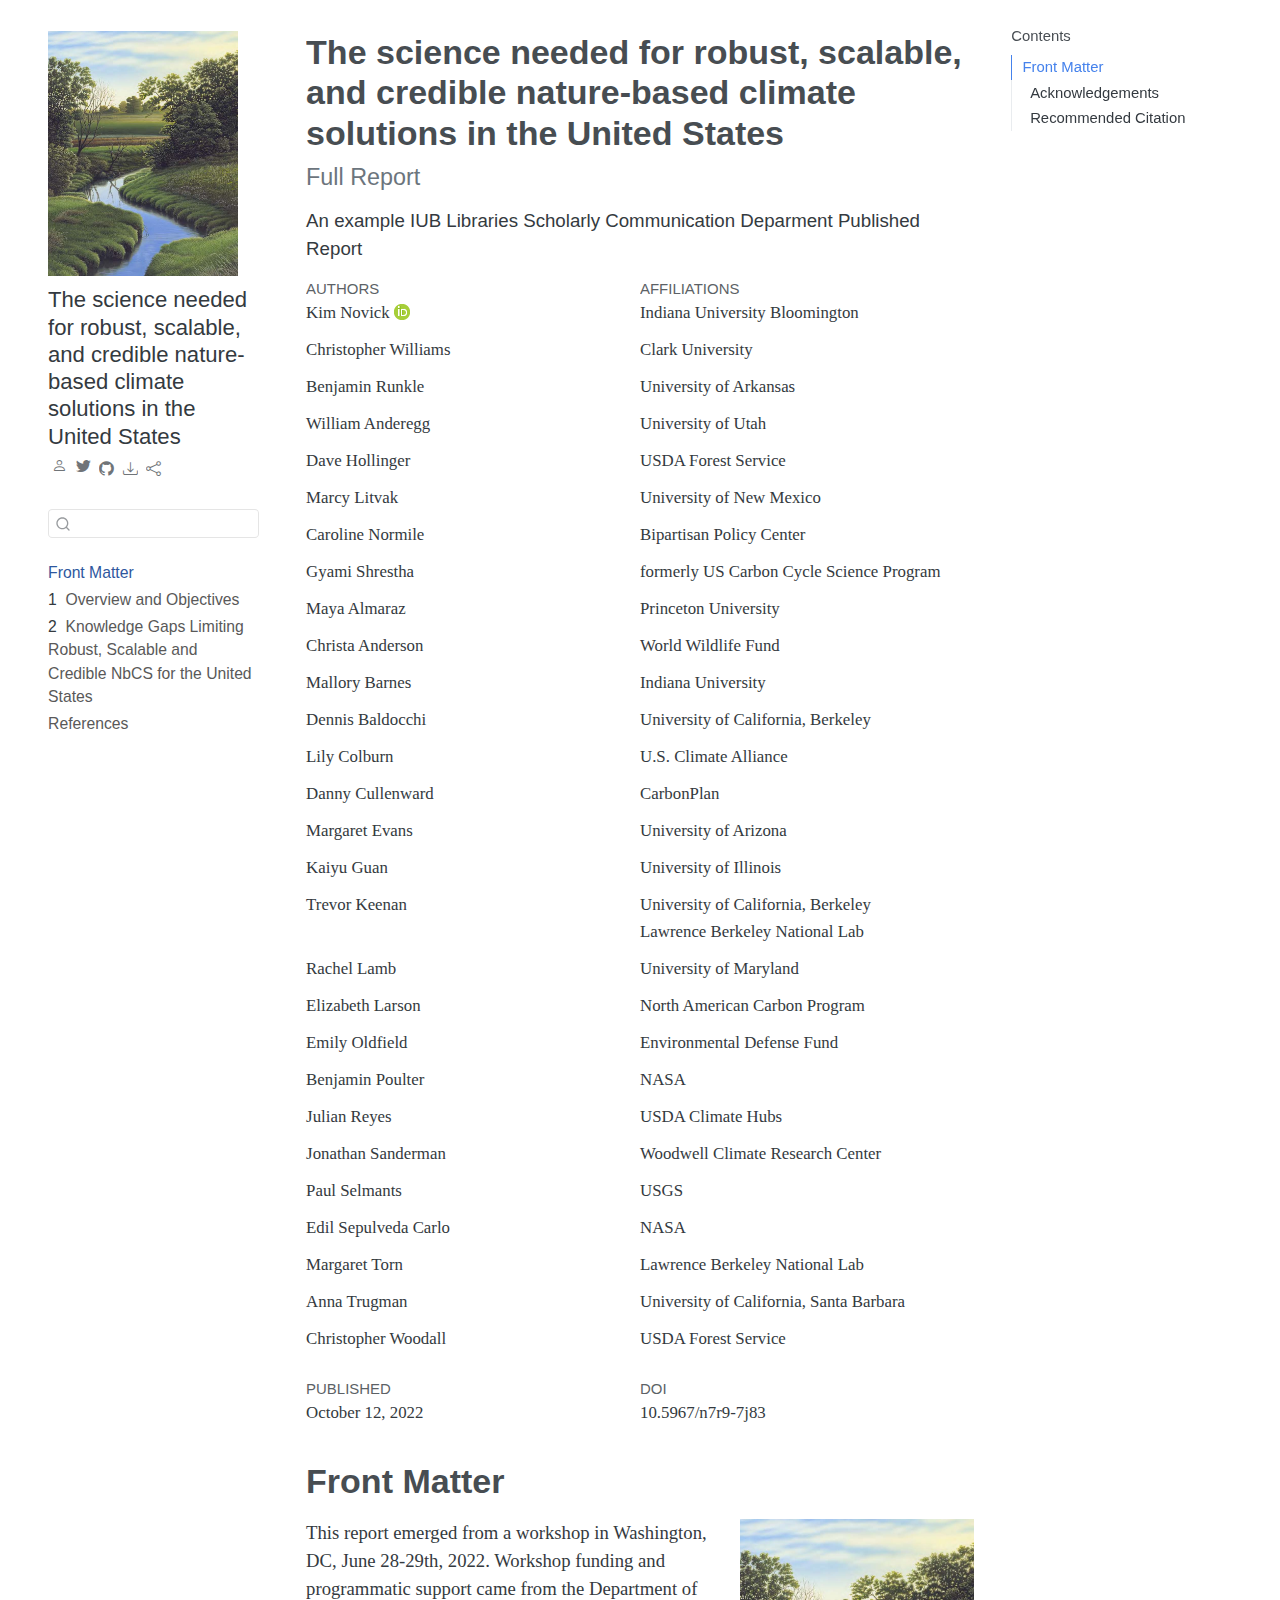
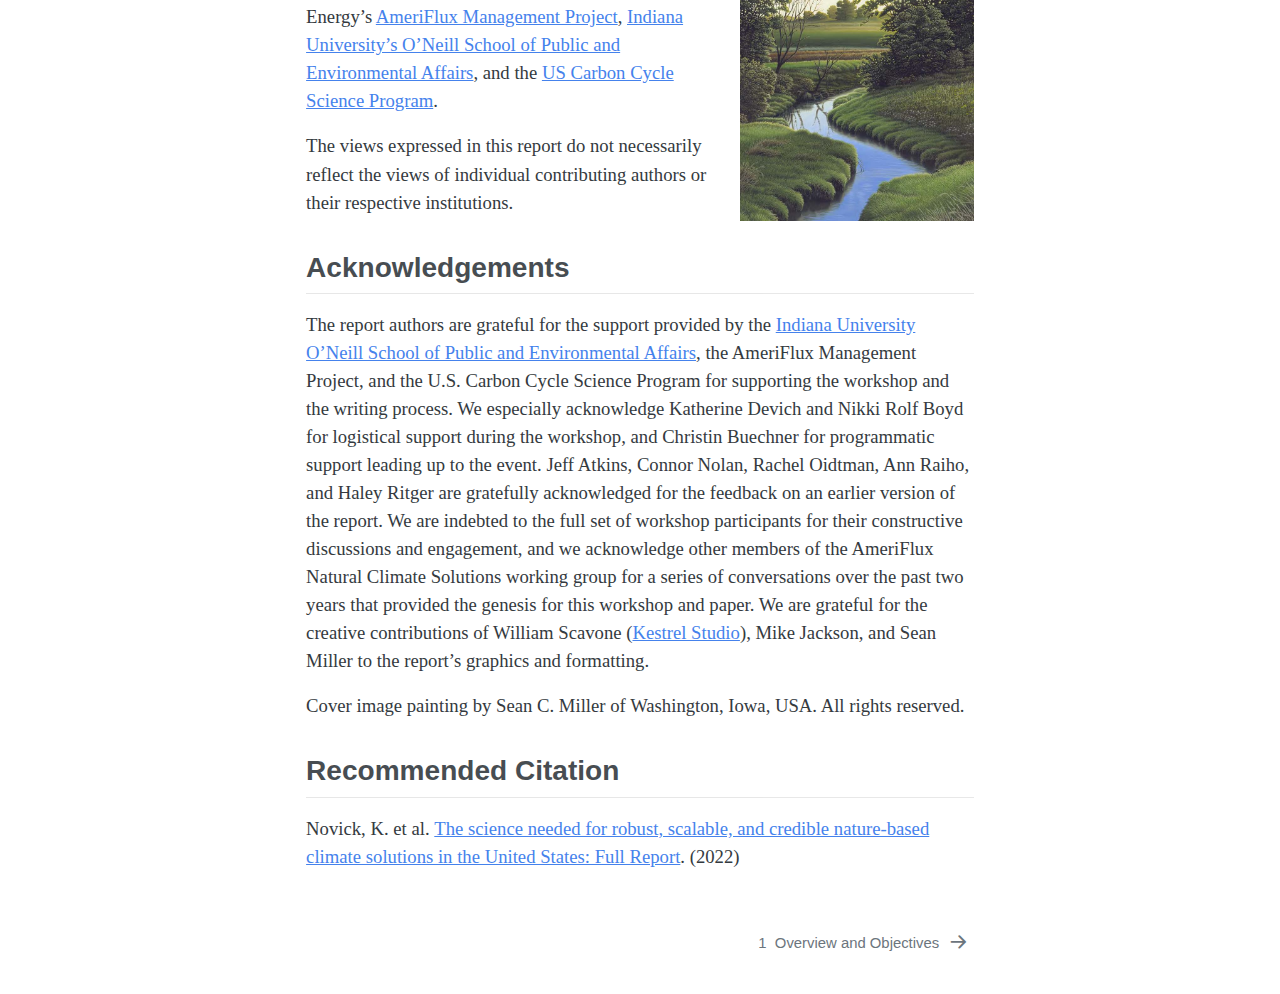
<file: docs/index.html>
<!DOCTYPE html>
<html xmlns="http://www.w3.org/1999/xhtml" lang="en" xml:lang="en"><head>

<meta charset="utf-8">
<meta name="generator" content="quarto-1.3.290">

<meta name="viewport" content="width=device-width, initial-scale=1.0, user-scalable=yes">

<meta name="author" content="William Anderegg">
<meta name="author" content="Dave Hollinger">
<meta name="author" content="Marcy Litvak">
<meta name="author" content="Caroline Normile">
<meta name="author" content="Gyami Shrestha">
<meta name="author" content="Maya Almaraz">
<meta name="author" content="Christa Anderson">
<meta name="author" content="Mallory Barnes">
<meta name="author" content="Dennis Baldocchi">
<meta name="author" content="Lily Colburn">
<meta name="author" content="Danny Cullenward">
<meta name="author" content="Margaret Evans">
<meta name="author" content="Kaiyu Guan">
<meta name="author" content="Trevor Keenan">
<meta name="author" content="Rachel Lamb">
<meta name="author" content="Elizabeth Larson">
<meta name="author" content="Emily Oldfield">
<meta name="author" content="Benjamin Poulter">
<meta name="author" content="Julian Reyes">
<meta name="author" content="Jonathan Sanderman">
<meta name="author" content="Paul Selmants">
<meta name="author" content="Edil Sepulveda Carlo">
<meta name="author" content="Margaret Torn">
<meta name="author" content="Anna Trugman">
<meta name="author" content="Christopher Woodall">
<meta name="dcterms.date" content="2022-10-12">
<meta name="keywords" content="example">
<meta name="description" content="An example IUB Libraries Scholarly Communication Deparment Published Report">

<title>The science needed for robust, scalable, and credible nature-based climate solutions in the United States</title>
<style>
code{white-space: pre-wrap;}
span.smallcaps{font-variant: small-caps;}
div.columns{display: flex; gap: min(4vw, 1.5em);}
div.column{flex: auto; overflow-x: auto;}
div.hanging-indent{margin-left: 1.5em; text-indent: -1.5em;}
ul.task-list{list-style: none;}
ul.task-list li input[type="checkbox"] {
  width: 0.8em;
  margin: 0 0.8em 0.2em -1em; /* quarto-specific, see https://github.com/quarto-dev/quarto-cli/issues/4556 */ 
  vertical-align: middle;
}
</style>


<script src="site_libs/quarto-nav/quarto-nav.js"></script>
<script src="site_libs/quarto-nav/headroom.min.js"></script>
<script src="site_libs/clipboard/clipboard.min.js"></script>
<script src="site_libs/quarto-search/autocomplete.umd.js"></script>
<script src="site_libs/quarto-search/fuse.min.js"></script>
<script src="site_libs/quarto-search/quarto-search.js"></script>
<meta name="quarto:offset" content="./">
<link href="./01-overview-and-objectives.html" rel="next">
<link href="./img/front-cover.jpg" rel="icon" type="image/jpeg">
<script src="site_libs/quarto-html/quarto.js"></script>
<script src="site_libs/quarto-html/popper.min.js"></script>
<script src="site_libs/quarto-html/tippy.umd.min.js"></script>
<script src="site_libs/quarto-html/anchor.min.js"></script>
<link href="site_libs/quarto-html/tippy.css" rel="stylesheet">
<link href="site_libs/quarto-html/quarto-syntax-highlighting.css" rel="stylesheet" id="quarto-text-highlighting-styles">
<script src="site_libs/bootstrap/bootstrap.min.js"></script>
<link href="site_libs/bootstrap/bootstrap-icons.css" rel="stylesheet">
<link href="site_libs/bootstrap/bootstrap.min.css" rel="stylesheet" id="quarto-bootstrap" data-mode="light">
<script id="quarto-search-options" type="application/json">{
  "location": "sidebar",
  "copy-button": false,
  "collapse-after": 3,
  "panel-placement": "start",
  "type": "textbox",
  "limit": 20,
  "language": {
    "search-no-results-text": "No results",
    "search-matching-documents-text": "matching documents",
    "search-copy-link-title": "Copy link to search",
    "search-hide-matches-text": "Hide additional matches",
    "search-more-match-text": "more match in this document",
    "search-more-matches-text": "more matches in this document",
    "search-clear-button-title": "Clear",
    "search-detached-cancel-button-title": "Cancel",
    "search-submit-button-title": "Submit"
  }
}</script>
<style>html{ scroll-behavior: smooth; }</style>
<script async="" src="https://hypothes.is/embed.js"></script>


<meta property="og:title" content="The science needed for robust, scalable, and credible nature-based climate solutions in the United States">
<meta property="og:description" content="An example IUB Libraries Scholarly Communication Deparment Published Report">
<meta property="og:image" content="./img/front-cover.jpg">
<meta property="og:site-name" content="The science needed for robust, scalable, and credible nature-based climate solutions in the United States">
<meta name="twitter:title" content="The science needed for robust, scalable, and credible nature-based climate solutions in the United States">
<meta name="twitter:description" content="An example IUB Libraries Scholarly Communication Deparment Published Report">
<meta name="twitter:image" content="img/front-cover.jpg">
<meta name="twitter:card" content="summary">
<meta name="citation_title" content="The science needed for robust, scalable, and credible nature-based climate solutions in the United States">
<meta name="citation_keywords" content="example">
<meta name="citation_author" content="William Anderegg">
<meta name="citation_author" content="Dave Hollinger">
<meta name="citation_author" content="Marcy Litvak">
<meta name="citation_author" content="Caroline Normile">
<meta name="citation_author" content="Gyami Shrestha">
<meta name="citation_author" content="Maya Almaraz">
<meta name="citation_author" content="Christa Anderson">
<meta name="citation_author" content="Mallory Barnes">
<meta name="citation_author" content="Dennis Baldocchi">
<meta name="citation_author" content="Lily Colburn">
<meta name="citation_author" content="Danny Cullenward">
<meta name="citation_author" content="Margaret Evans">
<meta name="citation_author" content="Kaiyu Guan">
<meta name="citation_author" content="Trevor Keenan">
<meta name="citation_author" content="Rachel Lamb">
<meta name="citation_author" content="Elizabeth Larson">
<meta name="citation_author" content="Emily Oldfield">
<meta name="citation_author" content="Benjamin Poulter">
<meta name="citation_author" content="Julian Reyes">
<meta name="citation_author" content="Jonathan Sanderman">
<meta name="citation_author" content="Paul Selmants">
<meta name="citation_author" content="Edil Sepulveda Carlo">
<meta name="citation_author" content="Margaret Torn">
<meta name="citation_author" content="Anna Trugman">
<meta name="citation_author" content="Christopher Woodall">
<meta name="citation_publication_date" content="2022-10-12">
<meta name="citation_cover_date" content="2022-10-12">
<meta name="citation_year" content="2022">
<meta name="citation_online_date" content="2022-10-12">
<meta name="citation_doi" content="10.5967/n7r9-7j83">
<meta name="citation_language" content="en">
<meta name="citation_publisher" content="Scholarly Communication Department, Indiana University Bloomington Libraries">
<meta name="citation_reference" content="citation_title=The science needed for robust, scalable, and credible nature-based climate solutions for the united states: Full report;,citation_author=Kim Novick;,citation_author=Christopher Williams;,citation_author=Benjamin Runkle;,citation_author=William Anderegg;,citation_author=Dave Hollinger;,citation_author=Marcy Litvak;,citation_publication_date=2022;,citation_cover_date=2022;,citation_year=2022;,citation_fulltext_html_url=https://doi.org/10.5967/n7r9-7j83;,citation_doi=10.5967/n7r9-7j83;,citation_technical_report_institution=Indiana University Libraries Department of Scholarly Communication;">
<meta name="citation_reference" content="citation_title=Increasing wildfires threaten historic carbon sink of boreal forest soils;,citation_author=Xanthe J. Walker;,citation_author=Jennifer L. Baltzer;,citation_author=Steven G. Cumming;,citation_author=Nicola J. Day;,citation_author=Christopher Ebert;,citation_publication_date=2019;,citation_cover_date=2019;,citation_year=2019;,citation_issue=572;,citation_journal_title=Nature;">
</head>

<body class="nav-sidebar floating">

<div id="quarto-search-results"></div>
  <header id="quarto-header" class="headroom fixed-top">
  <nav class="quarto-secondary-nav">
    <div class="container-fluid d-flex">
      <button type="button" class="quarto-btn-toggle btn" data-bs-toggle="collapse" data-bs-target="#quarto-sidebar,#quarto-sidebar-glass" aria-controls="quarto-sidebar" aria-expanded="false" aria-label="Toggle sidebar navigation" onclick="if (window.quartoToggleHeadroom) { window.quartoToggleHeadroom(); }">
        <i class="bi bi-layout-text-sidebar-reverse"></i>
      </button>
      <nav class="quarto-page-breadcrumbs" aria-label="breadcrumb"><ol class="breadcrumb"><li class="breadcrumb-item"><a href="./index.html">Front Matter</a></li></ol></nav>
      <a class="flex-grow-1" role="button" data-bs-toggle="collapse" data-bs-target="#quarto-sidebar,#quarto-sidebar-glass" aria-controls="quarto-sidebar" aria-expanded="false" aria-label="Toggle sidebar navigation" onclick="if (window.quartoToggleHeadroom) { window.quartoToggleHeadroom(); }">      
      </a>
      <button type="button" class="btn quarto-search-button" aria-label="Search" onclick="window.quartoOpenSearch();">
        <i class="bi bi-search"></i>
      </button>
    </div>
  </nav>
</header>
<!-- content -->
<div id="quarto-content" class="quarto-container page-columns page-rows-contents page-layout-article">
<!-- sidebar -->
  <nav id="quarto-sidebar" class="sidebar collapse collapse-horizontal sidebar-navigation floating overflow-auto">
    <div class="pt-lg-2 mt-2 text-left sidebar-header sidebar-header-stacked">
      <a href="./index.html" class="sidebar-logo-link">
      <img src="./img/front-cover.jpg" alt="" class="sidebar-logo py-0 d-lg-inline d-none">
      </a>
    <div class="sidebar-title mb-0 py-0">
      <a href="./">The science needed for robust, scalable, and credible nature-based climate solutions in the United States</a> 
        <div class="sidebar-tools-main tools-wide">
    <a href="https://oneill.indiana.edu/faculty-research/directory/profiles/faculty/full-time/novick-kimberly.html" title="" class="quarto-navigation-tool px-1" aria-label=""><i class="bi bi-person"></i></a>
    <a href="https://twitter.com/iulibraries?lang=en" title="" class="quarto-navigation-tool px-1" aria-label=""><i class="bi bi-twitter"></i></a>
    <div class="dropdown">
      <a href="" title="" id="quarto-navigation-tool-dropdown-0" class="quarto-navigation-tool dropdown-toggle px-1" data-bs-toggle="dropdown" aria-expanded="false" aria-label=""><i class="bi bi-github"></i></a>
      <ul class="dropdown-menu" aria-labelledby="quarto-navigation-tool-dropdown-0">
          <li>
            <a class="dropdown-item sidebar-tools-main-item" href="https://github.iu.edu/iusw/example-report">
            Source Code
            </a>
          </li>
          <li>
            <a class="dropdown-item sidebar-tools-main-item" href="https://github.iu.edu/iusw/example-report/issues">
            Report a Bug
            </a>
          </li>
      </ul>
    </div>
    <div class="dropdown">
      <a href="" title="Download" id="quarto-navigation-tool-dropdown-1" class="quarto-navigation-tool dropdown-toggle px-1" data-bs-toggle="dropdown" aria-expanded="false" aria-label="Download"><i class="bi bi-download"></i></a>
      <ul class="dropdown-menu" aria-labelledby="quarto-navigation-tool-dropdown-1">
          <li>
            <a class="dropdown-item sidebar-tools-main-item" href="./The-science-needed-for-robust,-scalable,-and-credible-nature-based-climate-solutions-in-the-United-States.pdf">
              <i class="bi bi-bi-file-pdf pe-1"></i>
            Download PDF
            </a>
          </li>
          <li>
            <a class="dropdown-item sidebar-tools-main-item" href="./The-science-needed-for-robust,-scalable,-and-credible-nature-based-climate-solutions-in-the-United-States.epub">
              <i class="bi bi-bi-journal pe-1"></i>
            Download ePub
            </a>
          </li>
      </ul>
    </div>
    <div class="dropdown">
      <a href="" title="Share" id="quarto-navigation-tool-dropdown-2" class="quarto-navigation-tool dropdown-toggle px-1" data-bs-toggle="dropdown" aria-expanded="false" aria-label="Share"><i class="bi bi-share"></i></a>
      <ul class="dropdown-menu" aria-labelledby="quarto-navigation-tool-dropdown-2">
          <li>
            <a class="dropdown-item sidebar-tools-main-item" href="https://twitter.com/intent/tweet?url=|url|">
              <i class="bi bi-bi-twitter pe-1"></i>
            Twitter
            </a>
          </li>
          <li>
            <a class="dropdown-item sidebar-tools-main-item" href="https://www.facebook.com/sharer/sharer.php?u=|url|">
              <i class="bi bi-bi-facebook pe-1"></i>
            Facebook
            </a>
          </li>
      </ul>
    </div>
</div>
    </div>
      </div>
        <div class="mt-2 flex-shrink-0 align-items-center">
        <div class="sidebar-search">
        <div id="quarto-search" class="" title="Search"></div>
        </div>
        </div>
    <div class="sidebar-menu-container"> 
    <ul class="list-unstyled mt-1">
        <li class="sidebar-item">
  <div class="sidebar-item-container"> 
  <a href="./index.html" class="sidebar-item-text sidebar-link active">
 <span class="menu-text">Front Matter</span></a>
  </div>
</li>
        <li class="sidebar-item">
  <div class="sidebar-item-container"> 
  <a href="./01-overview-and-objectives.html" class="sidebar-item-text sidebar-link">
 <span class="menu-text"><span class="chapter-number">1</span>&nbsp; <span class="chapter-title">Overview and Objectives</span></span></a>
  </div>
</li>
        <li class="sidebar-item">
  <div class="sidebar-item-container"> 
  <a href="./02-knowledge-gaps.html" class="sidebar-item-text sidebar-link">
 <span class="menu-text"><span class="chapter-number">2</span>&nbsp; <span class="chapter-title">Knowledge Gaps Limiting Robust, Scalable and Credible NbCS for the United States</span></span></a>
  </div>
</li>
        <li class="sidebar-item">
  <div class="sidebar-item-container"> 
  <a href="./bibliography.html" class="sidebar-item-text sidebar-link">
 <span class="menu-text">References</span></a>
  </div>
</li>
    </ul>
    </div>
</nav>
<div id="quarto-sidebar-glass" data-bs-toggle="collapse" data-bs-target="#quarto-sidebar,#quarto-sidebar-glass"></div>
<!-- margin-sidebar -->
    <div id="quarto-margin-sidebar" class="sidebar margin-sidebar">
        <nav id="TOC" role="doc-toc" class="toc-active" data-toc-expanded="99">
    <h2 id="toc-title">Contents</h2>
   
  <ul>
  <li><a href="#front-matter" id="toc-front-matter" class="nav-link active" data-scroll-target="#front-matter">Front Matter</a>
  <ul class="collapse">
  <li><a href="#acknowledgements" id="toc-acknowledgements" class="nav-link" data-scroll-target="#acknowledgements">Acknowledgements</a></li>
  <li><a href="#recommended-citation" id="toc-recommended-citation" class="nav-link" data-scroll-target="#recommended-citation">Recommended Citation</a></li>
  </ul></li>
  </ul>
</nav>
    </div>
<!-- main -->
<main class="content" id="quarto-document-content">

<header id="title-block-header" class="quarto-title-block default">
<div class="quarto-title">
<h1 class="title">The science needed for robust, scalable, and credible nature-based climate solutions in the United States</h1>
<p class="subtitle lead">Full Report</p>
</div>

<div>
  <div class="description">
    An example IUB Libraries Scholarly Communication Deparment Published Report
  </div>
</div>

<div class="quarto-title-meta-author">
  <div class="quarto-title-meta-heading">Authors</div>
  <div class="quarto-title-meta-heading">Affiliations</div>
  
    <div class="quarto-title-meta-contents">
    <p class="author"><a href="https://oneill.indiana.edu/faculty-research/directory/profiles/faculty/full-time/novick-kimberly.html">Kim Novick</a> <a href="https://orcid.org/0000-0001-7241-0891" class="quarto-title-author-orcid"> <img src="[data-uri]"></a></p>
  </div>
    <div class="quarto-title-meta-contents">
        <p class="affiliation">
            <a href="https://www.indiana.edu/">
            Indiana University Bloomington
            </a>
          </p>
      </div>
      <div class="quarto-title-meta-contents">
    <p class="author"><a href="https://www2.clarku.edu/faculty/facultybio.cfm?id=715">Christopher Williams</a> </p>
  </div>
    <div class="quarto-title-meta-contents">
        <p class="affiliation">
            <a href="https://www.clarku.edu/">
            Clark University
            </a>
          </p>
      </div>
      <div class="quarto-title-meta-contents">
    <p class="author"><a href="https://engineering.uark.edu/directory/index/uid/brrunkle/name/Benjamin-Runkle/">Benjamin Runkle</a> </p>
  </div>
    <div class="quarto-title-meta-contents">
        <p class="affiliation">
            <a href="https://www.uark.edu/">
            University of Arkansas
            </a>
          </p>
      </div>
      <div class="quarto-title-meta-contents">
    <p class="author"><a href="https://faculty.utah.edu/u6003057-WILLIAM_ANDEREGG/research/index.hml">William Anderegg</a> </p>
  </div>
    <div class="quarto-title-meta-contents">
        <p class="affiliation">
            <a href="https://www.utah.edu/">
            University of Utah
            </a>
          </p>
      </div>
      <div class="quarto-title-meta-contents">
    <p class="author"><a href="https://www.fs.usda.gov/research/about/people/dhollinger">Dave Hollinger</a> </p>
  </div>
    <div class="quarto-title-meta-contents">
        <p class="affiliation">
            <a href="https://www.fs.usda.gov/">
            USDA Forest Service
            </a>
          </p>
      </div>
      <div class="quarto-title-meta-contents">
    <p class="author"><a href="https://biology.unm.edu/people/faculty/profile/litvak_marcy-e.html">Marcy Litvak</a> </p>
  </div>
    <div class="quarto-title-meta-contents">
        <p class="affiliation">
            <a href="https://www.unm.edu/">
            University of New Mexico
            </a>
          </p>
      </div>
      <div class="quarto-title-meta-contents">
    <p class="author"><a href="https://bipartisanpolicy.org/person/caroline-normile/">Caroline Normile</a> </p>
  </div>
    <div class="quarto-title-meta-contents">
        <p class="affiliation">
            <a href="https://bipartisanpolicy.org/">
            Bipartisan Policy Center
            </a>
          </p>
      </div>
      <div class="quarto-title-meta-contents">
    <p class="author">Gyami Shrestha </p>
  </div>
    <div class="quarto-title-meta-contents">
        <p class="affiliation">
            formerly US Carbon Cycle Science Program
          </p>
      </div>
      <div class="quarto-title-meta-contents">
    <p class="author">Maya Almaraz </p>
  </div>
    <div class="quarto-title-meta-contents">
        <p class="affiliation">
            Princeton University
          </p>
      </div>
      <div class="quarto-title-meta-contents">
    <p class="author">Christa Anderson </p>
  </div>
    <div class="quarto-title-meta-contents">
        <p class="affiliation">
            World Wildlife Fund
          </p>
      </div>
      <div class="quarto-title-meta-contents">
    <p class="author">Mallory Barnes </p>
  </div>
    <div class="quarto-title-meta-contents">
        <p class="affiliation">
            Indiana University
          </p>
      </div>
      <div class="quarto-title-meta-contents">
    <p class="author">Dennis Baldocchi </p>
  </div>
    <div class="quarto-title-meta-contents">
        <p class="affiliation">
            University of California, Berkeley
          </p>
      </div>
      <div class="quarto-title-meta-contents">
    <p class="author">Lily Colburn </p>
  </div>
    <div class="quarto-title-meta-contents">
        <p class="affiliation">
            U.S. Climate Alliance
          </p>
      </div>
      <div class="quarto-title-meta-contents">
    <p class="author">Danny Cullenward </p>
  </div>
    <div class="quarto-title-meta-contents">
        <p class="affiliation">
            CarbonPlan
          </p>
      </div>
      <div class="quarto-title-meta-contents">
    <p class="author">Margaret Evans </p>
  </div>
    <div class="quarto-title-meta-contents">
        <p class="affiliation">
            University of Arizona
          </p>
      </div>
      <div class="quarto-title-meta-contents">
    <p class="author">Kaiyu Guan </p>
  </div>
    <div class="quarto-title-meta-contents">
        <p class="affiliation">
            University of Illinois
          </p>
      </div>
      <div class="quarto-title-meta-contents">
    <p class="author">Trevor Keenan </p>
  </div>
    <div class="quarto-title-meta-contents">
        <p class="affiliation">
            University of California, Berkeley
          </p>
        <p class="affiliation">
            Lawrence Berkeley National Lab
          </p>
      </div>
      <div class="quarto-title-meta-contents">
    <p class="author">Rachel Lamb </p>
  </div>
    <div class="quarto-title-meta-contents">
        <p class="affiliation">
            University of Maryland
          </p>
      </div>
      <div class="quarto-title-meta-contents">
    <p class="author">Elizabeth Larson </p>
  </div>
    <div class="quarto-title-meta-contents">
        <p class="affiliation">
            North American Carbon Program
          </p>
      </div>
      <div class="quarto-title-meta-contents">
    <p class="author">Emily Oldfield </p>
  </div>
    <div class="quarto-title-meta-contents">
        <p class="affiliation">
            Environmental Defense Fund
          </p>
      </div>
      <div class="quarto-title-meta-contents">
    <p class="author">Benjamin Poulter </p>
  </div>
    <div class="quarto-title-meta-contents">
        <p class="affiliation">
            NASA
          </p>
      </div>
      <div class="quarto-title-meta-contents">
    <p class="author">Julian Reyes </p>
  </div>
    <div class="quarto-title-meta-contents">
        <p class="affiliation">
            USDA Climate Hubs
          </p>
      </div>
      <div class="quarto-title-meta-contents">
    <p class="author">Jonathan Sanderman </p>
  </div>
    <div class="quarto-title-meta-contents">
        <p class="affiliation">
            Woodwell Climate Research Center
          </p>
      </div>
      <div class="quarto-title-meta-contents">
    <p class="author">Paul Selmants </p>
  </div>
    <div class="quarto-title-meta-contents">
        <p class="affiliation">
            USGS
          </p>
      </div>
      <div class="quarto-title-meta-contents">
    <p class="author">Edil Sepulveda Carlo </p>
  </div>
    <div class="quarto-title-meta-contents">
        <p class="affiliation">
            NASA
          </p>
      </div>
      <div class="quarto-title-meta-contents">
    <p class="author">Margaret Torn </p>
  </div>
    <div class="quarto-title-meta-contents">
        <p class="affiliation">
            Lawrence Berkeley National Lab
          </p>
      </div>
      <div class="quarto-title-meta-contents">
    <p class="author">Anna Trugman </p>
  </div>
    <div class="quarto-title-meta-contents">
        <p class="affiliation">
            University of California, Santa Barbara
          </p>
      </div>
      <div class="quarto-title-meta-contents">
    <p class="author">Christopher Woodall </p>
  </div>
    <div class="quarto-title-meta-contents">
        <p class="affiliation">
            USDA Forest Service
          </p>
      </div>
    </div>

<div class="quarto-title-meta">

      
    <div>
    <div class="quarto-title-meta-heading">Published</div>
    <div class="quarto-title-meta-contents">
      <p class="date">October 12, 2022</p>
    </div>
  </div>
  
    
    <div>
    <div class="quarto-title-meta-heading">Doi</div>
    <div class="quarto-title-meta-contents">
      <p class="doi">
        <a href="https://doi.org/10.5967/n7r9-7j83">10.5967/n7r9-7j83</a>
      </p>
    </div>
  </div>
  </div>
  

</header>


<section id="front-matter" class="level1 unnumbered">
<h1 class="unnumbered">Front Matter</h1><p><img src="img/front-cover.jpg" title="The science needed for robust, scalable, and credible nature-based climate solutions in the United States" class="quarto-cover-image quarto-discovered-preview-image img-fluid" alt="stream surrounded by grass and trees"></p>
<p>This report emerged from a workshop in Washington, DC, June 28-29th, 2022. Workshop funding and programmatic support came from the Department of Energy’s <a href="https://ameriflux.lbl.gov/about/ameriflux-management-project/">AmeriFlux Management Project</a>, <a href="https://oneill.indiana.edu/">Indiana University’s O’Neill School of Public and Environmental Affairs</a>, and the <a href="https://www.carboncyclescience.us/">US Carbon Cycle Science Program</a>.</p>
<p>The views expressed in this report do not necessarily reflect the views of individual contributing authors or their respective institutions.</p>
<section id="acknowledgements" class="level2">
<h2 class="anchored" data-anchor-id="acknowledgements">Acknowledgements</h2>
<p>The report authors are grateful for the support provided by the <a href="https://oneill.indiana.edu/">Indiana University O’Neill School of Public and Environmental Affairs</a>, the AmeriFlux Management Project, and the U.S. Carbon Cycle Science Program for supporting the workshop and the writing process. We especially acknowledge Katherine Devich and Nikki Rolf Boyd for logistical support during the workshop, and Christin Buechner for programmatic support leading up to the event. Jeff Atkins, Connor Nolan, Rachel Oidtman, Ann Raiho, and Haley Ritger are gratefully acknowledged for the feedback on an earlier version of the report. We are indebted to the full set of workshop participants for their constructive discussions and engagement, and we acknowledge other members of the AmeriFlux Natural Climate Solutions working group for a series of conversations over the past two years that provided the genesis for this workshop and paper. We are grateful for the creative contributions of William Scavone (<a href="kestrelstudio.com">Kestrel Studio</a>), Mike Jackson, and Sean Miller to the report’s graphics and formatting.</p>
<p>Cover image painting by Sean C. Miller of Washington, Iowa, USA. All rights reserved.</p>
</section>
<section id="recommended-citation" class="level2">
<h2 class="anchored" data-anchor-id="recommended-citation">Recommended Citation</h2>
<p>Novick, K. et al.&nbsp;<a href="https://doi.org/10.5967/n7r9-7j83">The science needed for robust, scalable, and credible nature-based climate solutions in the United States: Full Report</a>. (2022)</p>


</section>
</section>

</main> <!-- /main -->
<script id="quarto-html-after-body" type="application/javascript">
window.document.addEventListener("DOMContentLoaded", function (event) {
  const toggleBodyColorMode = (bsSheetEl) => {
    const mode = bsSheetEl.getAttribute("data-mode");
    const bodyEl = window.document.querySelector("body");
    if (mode === "dark") {
      bodyEl.classList.add("quarto-dark");
      bodyEl.classList.remove("quarto-light");
    } else {
      bodyEl.classList.add("quarto-light");
      bodyEl.classList.remove("quarto-dark");
    }
  }
  const toggleBodyColorPrimary = () => {
    const bsSheetEl = window.document.querySelector("link#quarto-bootstrap");
    if (bsSheetEl) {
      toggleBodyColorMode(bsSheetEl);
    }
  }
  toggleBodyColorPrimary();  
  const icon = "";
  const anchorJS = new window.AnchorJS();
  anchorJS.options = {
    placement: 'right',
    icon: icon
  };
  anchorJS.add('.anchored');
  const isCodeAnnotation = (el) => {
    for (const clz of el.classList) {
      if (clz.startsWith('code-annotation-')) {                     
        return true;
      }
    }
    return false;
  }
  const clipboard = new window.ClipboardJS('.code-copy-button', {
    text: function(trigger) {
      const codeEl = trigger.previousElementSibling.cloneNode(true);
      for (const childEl of codeEl.children) {
        if (isCodeAnnotation(childEl)) {
          childEl.remove();
        }
      }
      return codeEl.innerText;
    }
  });
  clipboard.on('success', function(e) {
    // button target
    const button = e.trigger;
    // don't keep focus
    button.blur();
    // flash "checked"
    button.classList.add('code-copy-button-checked');
    var currentTitle = button.getAttribute("title");
    button.setAttribute("title", "Copied!");
    let tooltip;
    if (window.bootstrap) {
      button.setAttribute("data-bs-toggle", "tooltip");
      button.setAttribute("data-bs-placement", "left");
      button.setAttribute("data-bs-title", "Copied!");
      tooltip = new bootstrap.Tooltip(button, 
        { trigger: "manual", 
          customClass: "code-copy-button-tooltip",
          offset: [0, -8]});
      tooltip.show();    
    }
    setTimeout(function() {
      if (tooltip) {
        tooltip.hide();
        button.removeAttribute("data-bs-title");
        button.removeAttribute("data-bs-toggle");
        button.removeAttribute("data-bs-placement");
      }
      button.setAttribute("title", currentTitle);
      button.classList.remove('code-copy-button-checked');
    }, 1000);
    // clear code selection
    e.clearSelection();
  });
  function tippyHover(el, contentFn) {
    const config = {
      allowHTML: true,
      content: contentFn,
      maxWidth: 500,
      delay: 100,
      arrow: false,
      appendTo: function(el) {
          return el.parentElement;
      },
      interactive: true,
      interactiveBorder: 10,
      theme: 'quarto',
      placement: 'bottom-start'
    };
    window.tippy(el, config); 
  }
  const noterefs = window.document.querySelectorAll('a[role="doc-noteref"]');
  for (var i=0; i<noterefs.length; i++) {
    const ref = noterefs[i];
    tippyHover(ref, function() {
      // use id or data attribute instead here
      let href = ref.getAttribute('data-footnote-href') || ref.getAttribute('href');
      try { href = new URL(href).hash; } catch {}
      const id = href.replace(/^#\/?/, "");
      const note = window.document.getElementById(id);
      return note.innerHTML;
    });
  }
      let selectedAnnoteEl;
      const selectorForAnnotation = ( cell, annotation) => {
        let cellAttr = 'data-code-cell="' + cell + '"';
        let lineAttr = 'data-code-annotation="' +  annotation + '"';
        const selector = 'span[' + cellAttr + '][' + lineAttr + ']';
        return selector;
      }
      const selectCodeLines = (annoteEl) => {
        const doc = window.document;
        const targetCell = annoteEl.getAttribute("data-target-cell");
        const targetAnnotation = annoteEl.getAttribute("data-target-annotation");
        const annoteSpan = window.document.querySelector(selectorForAnnotation(targetCell, targetAnnotation));
        const lines = annoteSpan.getAttribute("data-code-lines").split(",");
        const lineIds = lines.map((line) => {
          return targetCell + "-" + line;
        })
        let top = null;
        let height = null;
        let parent = null;
        if (lineIds.length > 0) {
            //compute the position of the single el (top and bottom and make a div)
            const el = window.document.getElementById(lineIds[0]);
            top = el.offsetTop;
            height = el.offsetHeight;
            parent = el.parentElement.parentElement;
          if (lineIds.length > 1) {
            const lastEl = window.document.getElementById(lineIds[lineIds.length - 1]);
            const bottom = lastEl.offsetTop + lastEl.offsetHeight;
            height = bottom - top;
          }
          if (top !== null && height !== null && parent !== null) {
            // cook up a div (if necessary) and position it 
            let div = window.document.getElementById("code-annotation-line-highlight");
            if (div === null) {
              div = window.document.createElement("div");
              div.setAttribute("id", "code-annotation-line-highlight");
              div.style.position = 'absolute';
              parent.appendChild(div);
            }
            div.style.top = top - 2 + "px";
            div.style.height = height + 4 + "px";
            let gutterDiv = window.document.getElementById("code-annotation-line-highlight-gutter");
            if (gutterDiv === null) {
              gutterDiv = window.document.createElement("div");
              gutterDiv.setAttribute("id", "code-annotation-line-highlight-gutter");
              gutterDiv.style.position = 'absolute';
              const codeCell = window.document.getElementById(targetCell);
              const gutter = codeCell.querySelector('.code-annotation-gutter');
              gutter.appendChild(gutterDiv);
            }
            gutterDiv.style.top = top - 2 + "px";
            gutterDiv.style.height = height + 4 + "px";
          }
          selectedAnnoteEl = annoteEl;
        }
      };
      const unselectCodeLines = () => {
        const elementsIds = ["code-annotation-line-highlight", "code-annotation-line-highlight-gutter"];
        elementsIds.forEach((elId) => {
          const div = window.document.getElementById(elId);
          if (div) {
            div.remove();
          }
        });
        selectedAnnoteEl = undefined;
      };
      // Attach click handler to the DT
      const annoteDls = window.document.querySelectorAll('dt[data-target-cell]');
      for (const annoteDlNode of annoteDls) {
        annoteDlNode.addEventListener('click', (event) => {
          const clickedEl = event.target;
          if (clickedEl !== selectedAnnoteEl) {
            unselectCodeLines();
            const activeEl = window.document.querySelector('dt[data-target-cell].code-annotation-active');
            if (activeEl) {
              activeEl.classList.remove('code-annotation-active');
            }
            selectCodeLines(clickedEl);
            clickedEl.classList.add('code-annotation-active');
          } else {
            // Unselect the line
            unselectCodeLines();
            clickedEl.classList.remove('code-annotation-active');
          }
        });
      }
  const findCites = (el) => {
    const parentEl = el.parentElement;
    if (parentEl) {
      const cites = parentEl.dataset.cites;
      if (cites) {
        return {
          el,
          cites: cites.split(' ')
        };
      } else {
        return findCites(el.parentElement)
      }
    } else {
      return undefined;
    }
  };
  var bibliorefs = window.document.querySelectorAll('a[role="doc-biblioref"]');
  for (var i=0; i<bibliorefs.length; i++) {
    const ref = bibliorefs[i];
    const citeInfo = findCites(ref);
    if (citeInfo) {
      tippyHover(citeInfo.el, function() {
        var popup = window.document.createElement('div');
        citeInfo.cites.forEach(function(cite) {
          var citeDiv = window.document.createElement('div');
          citeDiv.classList.add('hanging-indent');
          citeDiv.classList.add('csl-entry');
          var biblioDiv = window.document.getElementById('ref-' + cite);
          if (biblioDiv) {
            citeDiv.innerHTML = biblioDiv.innerHTML;
          }
          popup.appendChild(citeDiv);
        });
        return popup.innerHTML;
      });
    }
  }
    var localhostRegex = new RegExp(/^(?:http|https):\/\/localhost\:?[0-9]*\//);
      var filterRegex = new RegExp('/' + window.location.host + '/');
    var isInternal = (href) => {
        return filterRegex.test(href) || localhostRegex.test(href);
    }
    // Inspect non-navigation links and adorn them if external
 	var links = window.document.querySelectorAll('a[href]:not(.nav-link):not(.navbar-brand):not(.toc-action):not(.sidebar-link):not(.sidebar-item-toggle):not(.pagination-link):not(.no-external):not([aria-hidden]):not(.dropdown-item)');
    for (var i=0; i<links.length; i++) {
      const link = links[i];
      if (!isInternal(link.href)) {
          // target, if specified
          link.setAttribute("target", "_blank");
      }
    }
});
</script>
<nav class="page-navigation">
  <div class="nav-page nav-page-previous">
  </div>
  <div class="nav-page nav-page-next">
      <a href="./01-overview-and-objectives.html" class="pagination-link">
        <span class="nav-page-text"><span class="chapter-number">1</span>&nbsp; <span class="chapter-title">Overview and Objectives</span></span> <i class="bi bi-arrow-right-short"></i>
      </a>
  </div>
</nav>
</div> <!-- /content -->



<script src="site_libs/quarto-html/zenscroll-min.js"></script>
</body></html>
</file>
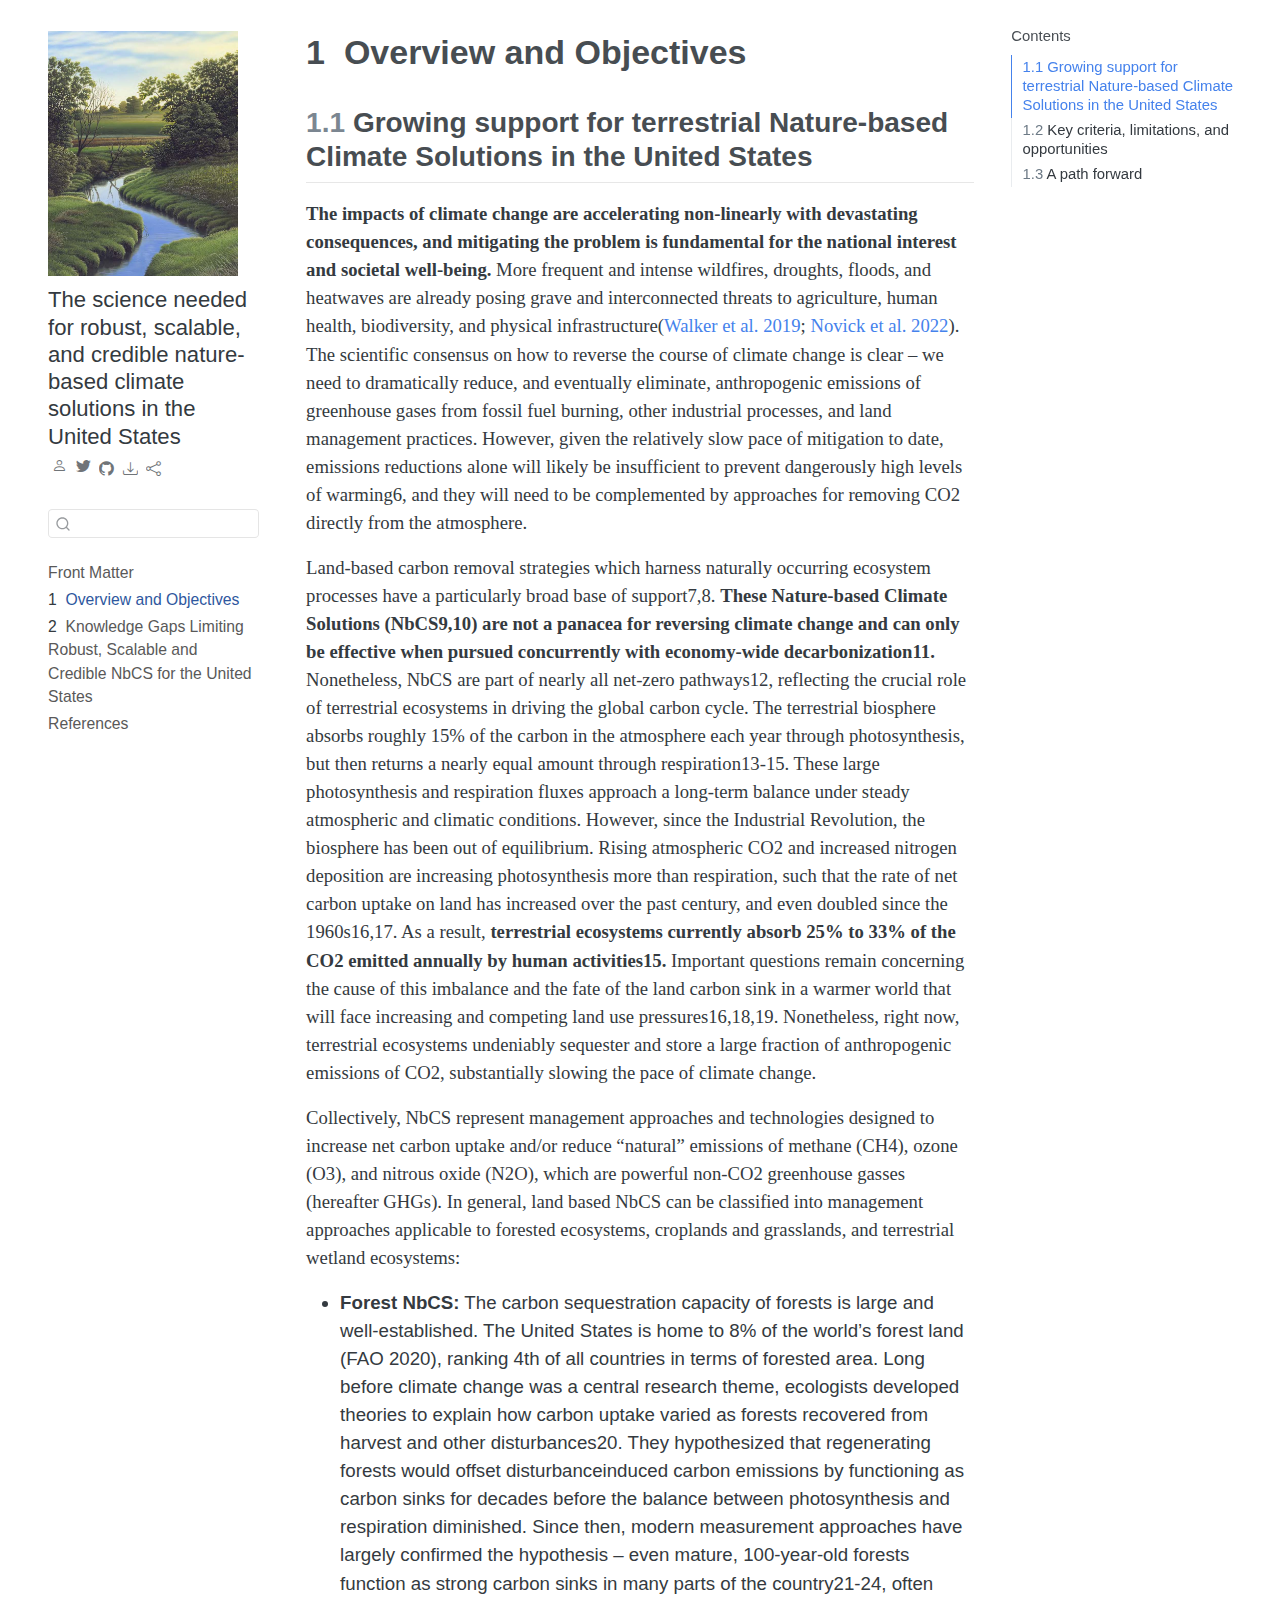
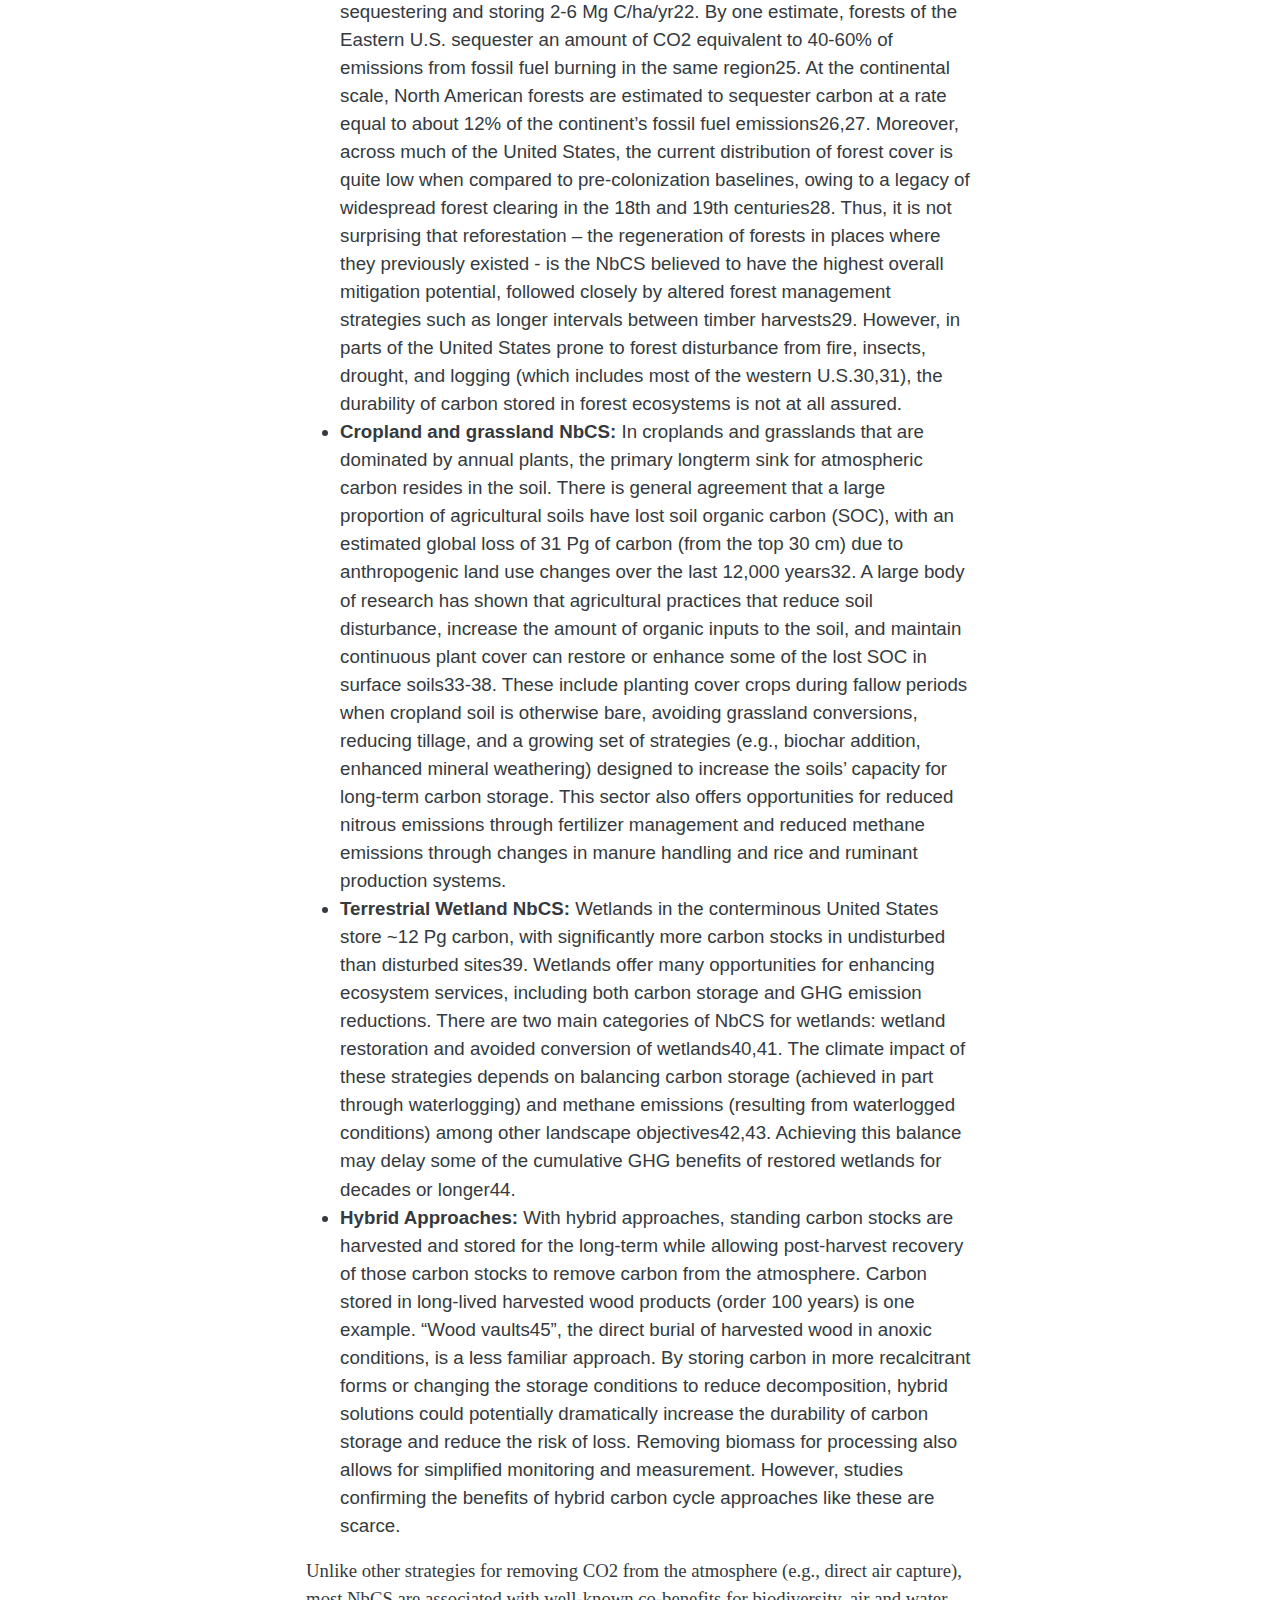
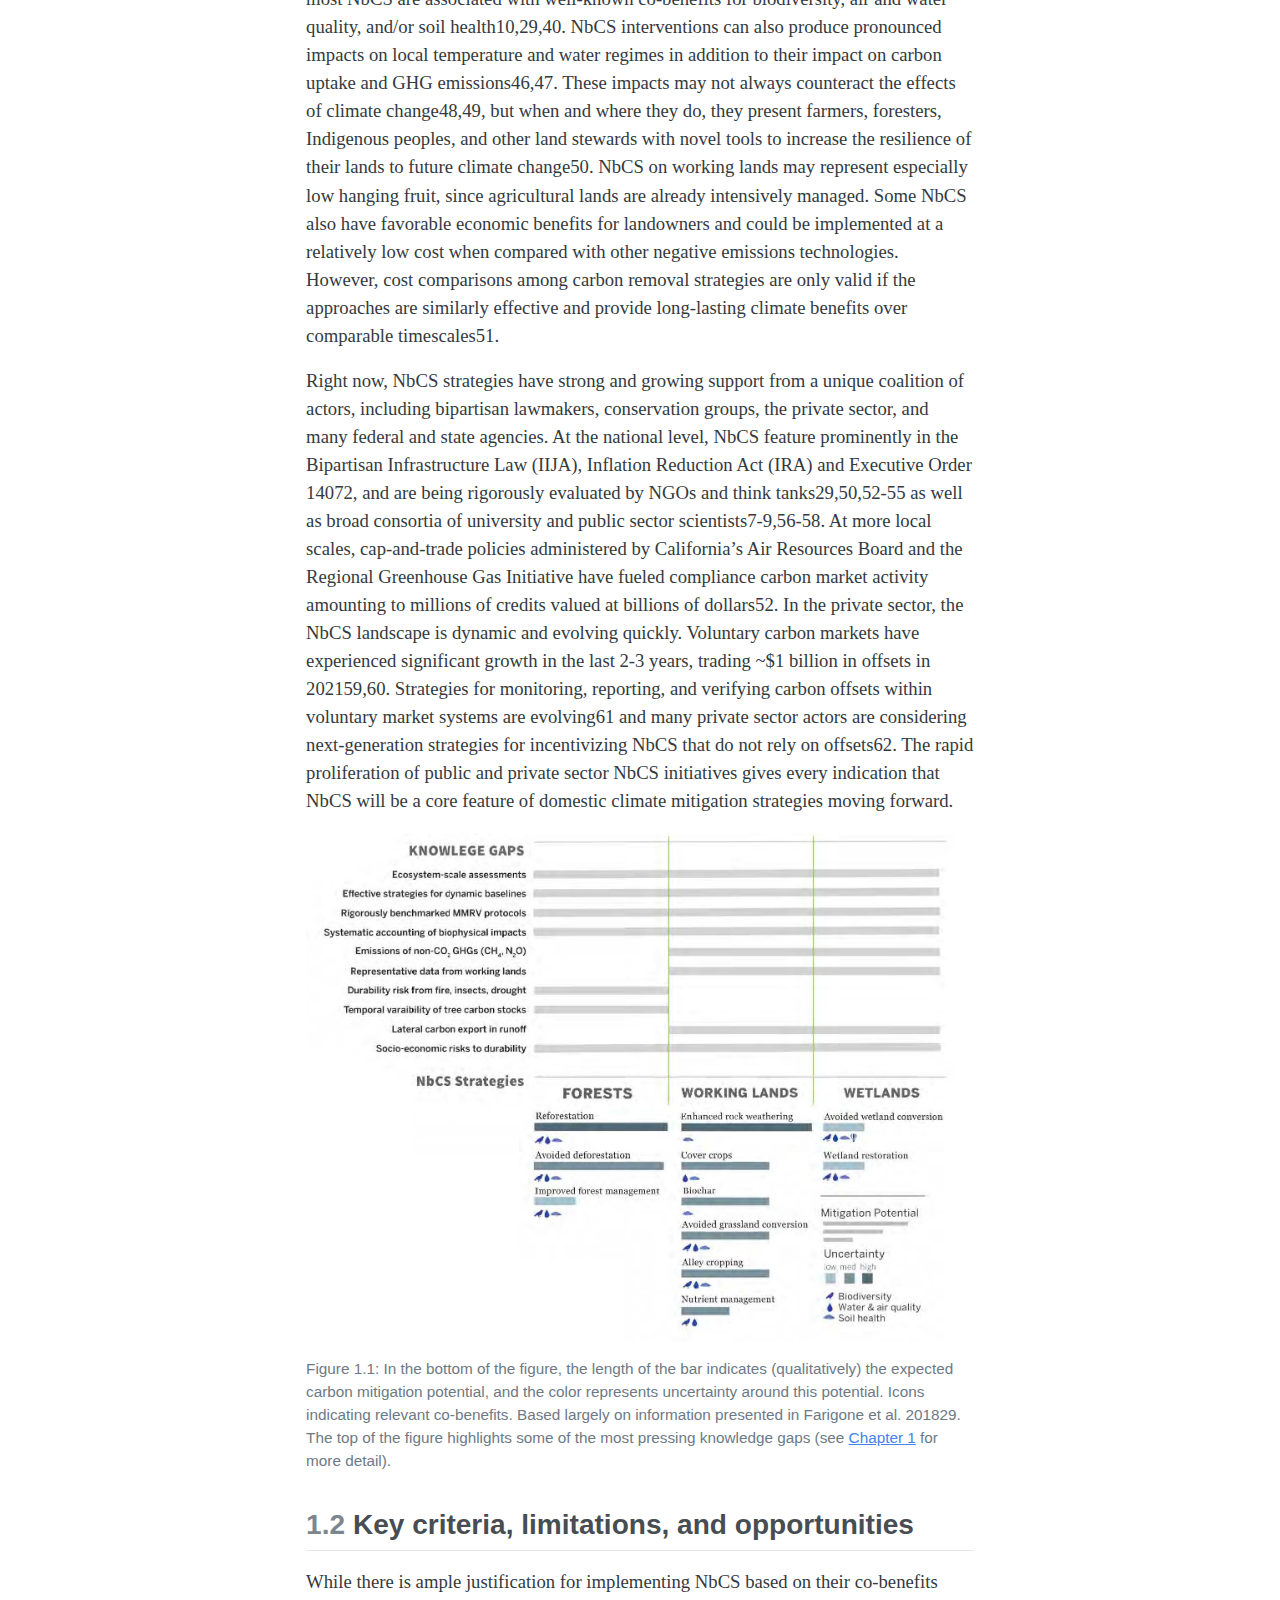
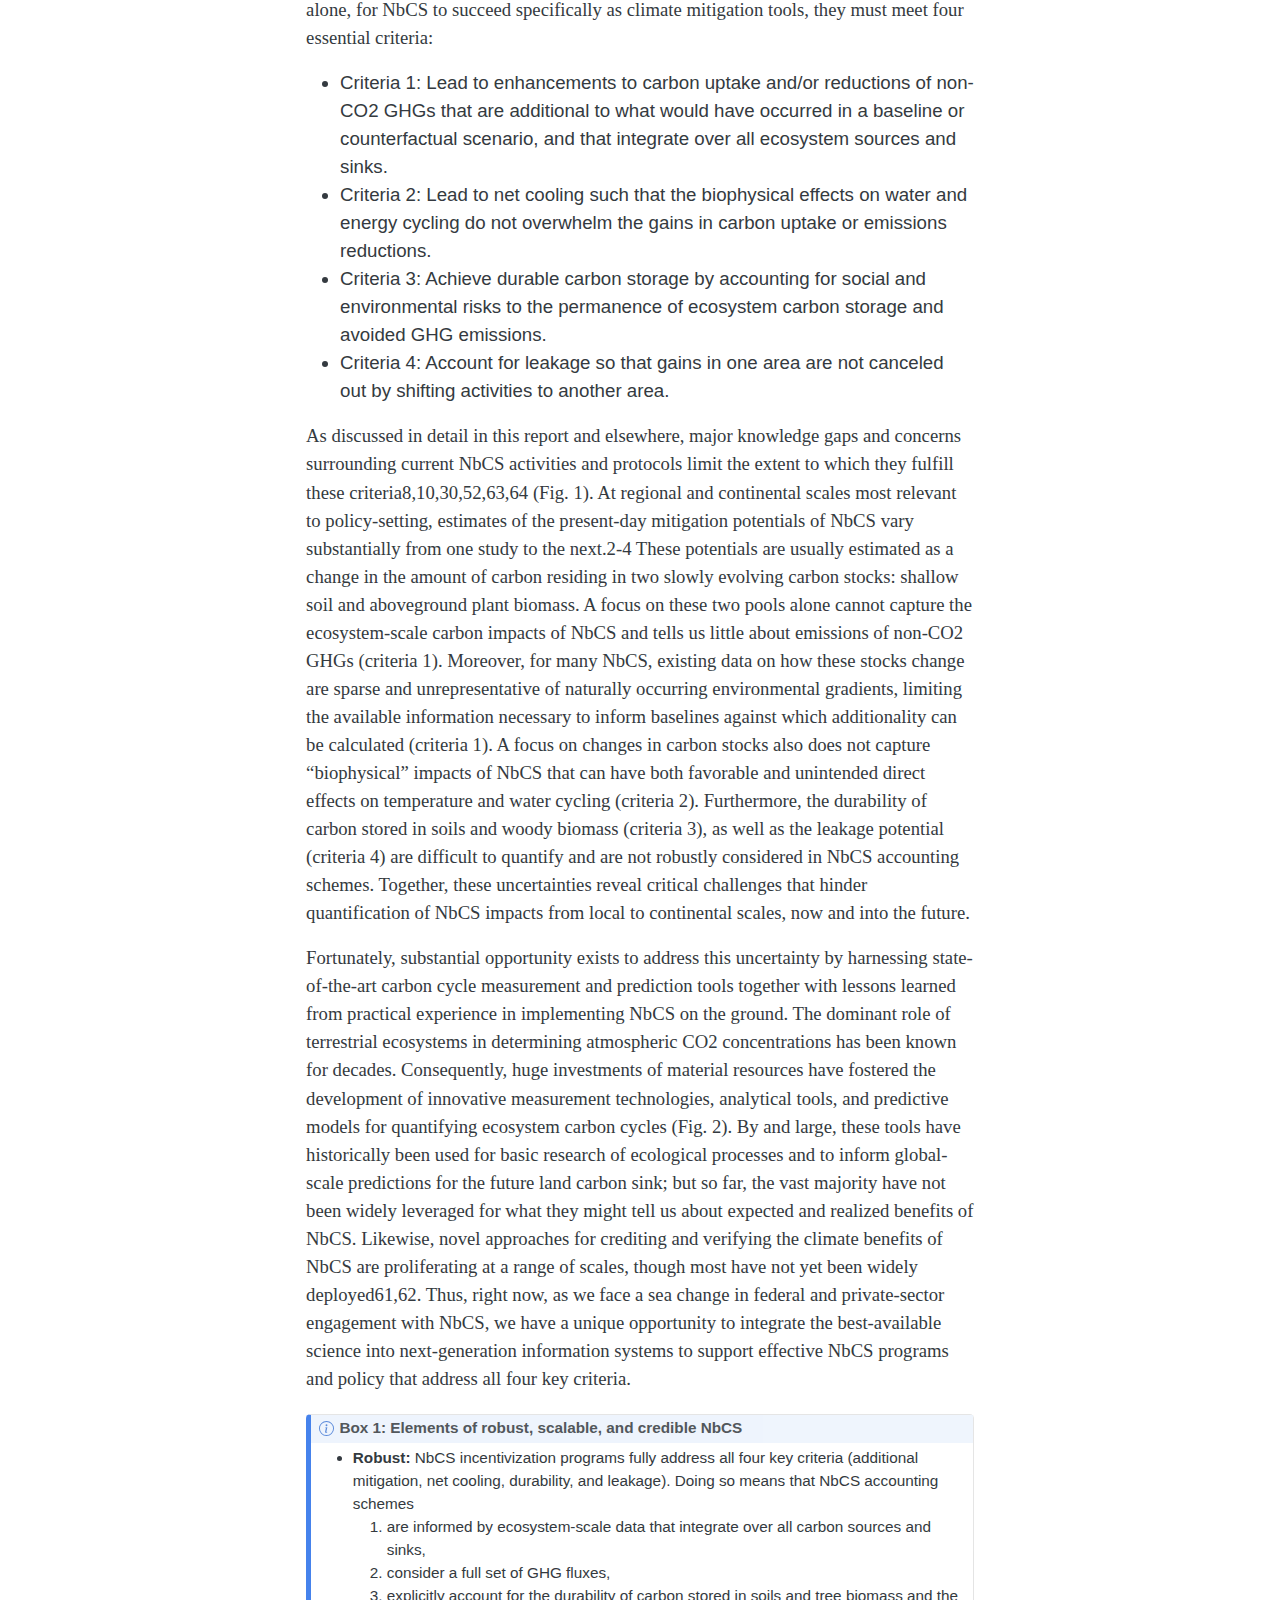
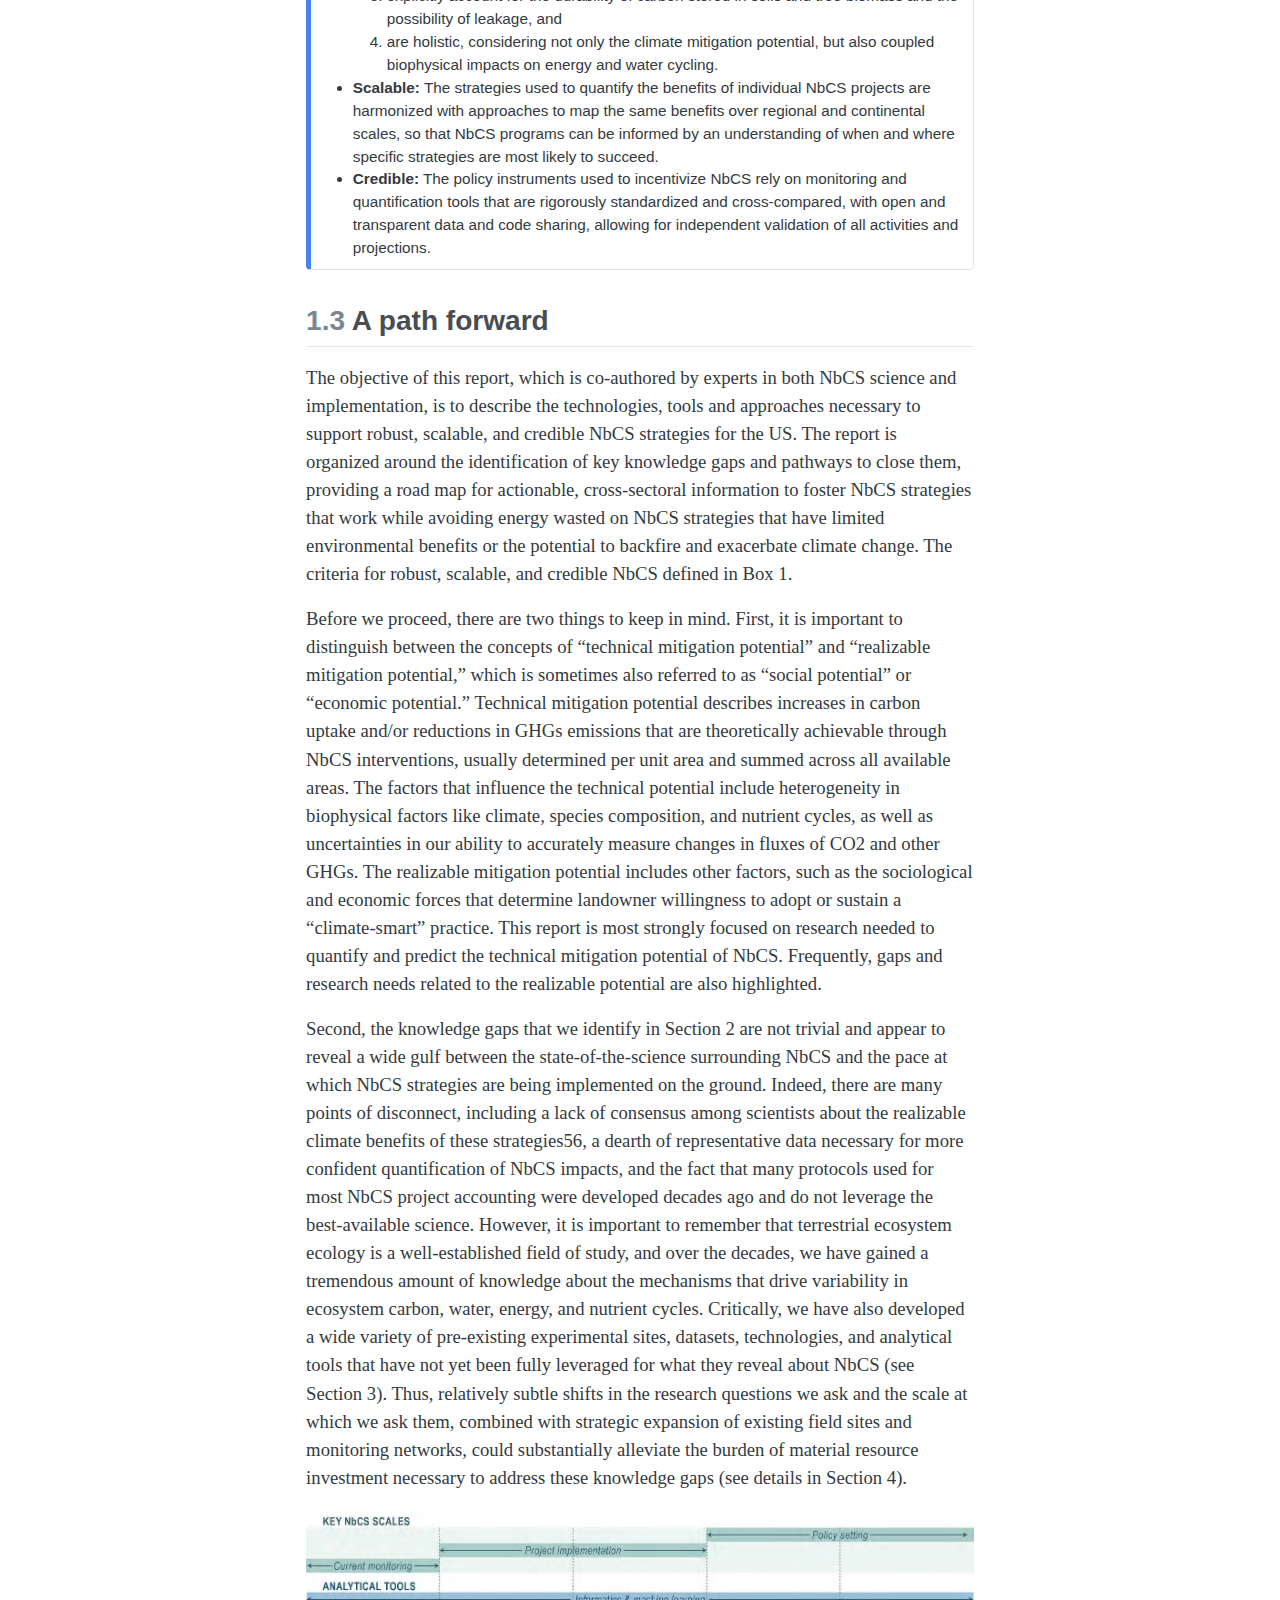
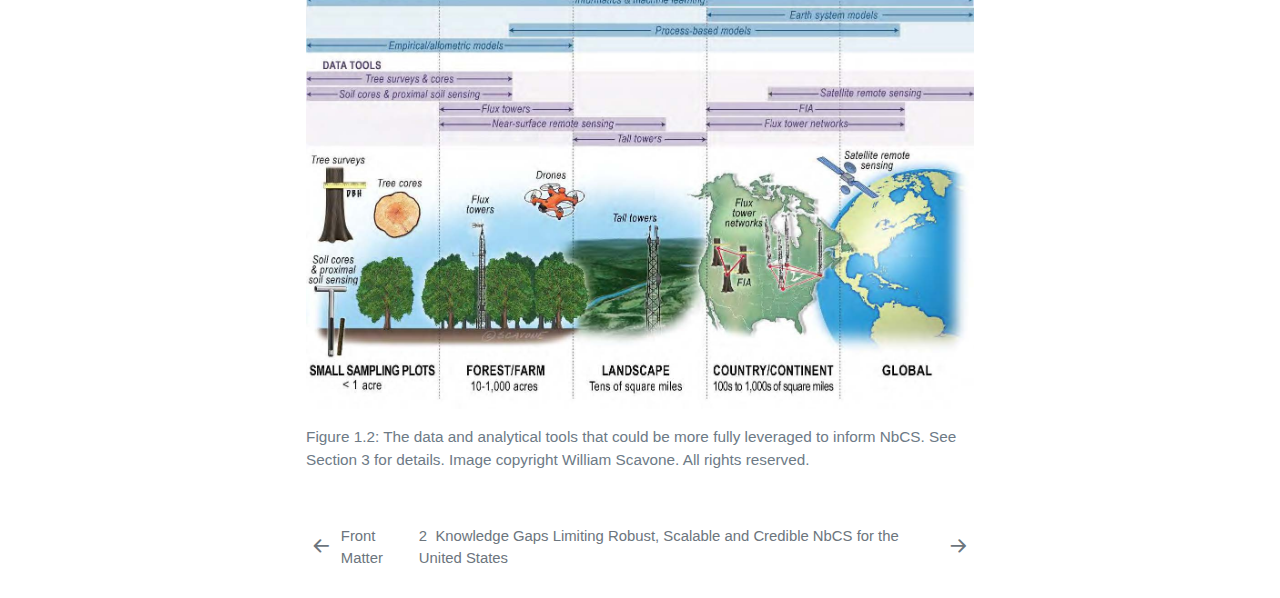
<file: docs/01-overview-and-objectives.html>
<!DOCTYPE html>
<html xmlns="http://www.w3.org/1999/xhtml" lang="en" xml:lang="en"><head>

<meta charset="utf-8">
<meta name="generator" content="quarto-1.3.290">

<meta name="viewport" content="width=device-width, initial-scale=1.0, user-scalable=yes">

<meta name="keywords" content="example">
<meta name="description" content="An example IUB Libraries Scholarly Communication Deparment Published Report">

<title>The science needed for robust, scalable, and credible nature-based climate solutions in the United States - 1&nbsp; Overview and Objectives</title>
<style>
code{white-space: pre-wrap;}
span.smallcaps{font-variant: small-caps;}
div.columns{display: flex; gap: min(4vw, 1.5em);}
div.column{flex: auto; overflow-x: auto;}
div.hanging-indent{margin-left: 1.5em; text-indent: -1.5em;}
ul.task-list{list-style: none;}
ul.task-list li input[type="checkbox"] {
  width: 0.8em;
  margin: 0 0.8em 0.2em -1em; /* quarto-specific, see https://github.com/quarto-dev/quarto-cli/issues/4556 */ 
  vertical-align: middle;
}
/* CSS for citations */
div.csl-bib-body { }
div.csl-entry {
  clear: both;
}
.hanging-indent div.csl-entry {
  margin-left:2em;
  text-indent:-2em;
}
div.csl-left-margin {
  min-width:2em;
  float:left;
}
div.csl-right-inline {
  margin-left:2em;
  padding-left:1em;
}
div.csl-indent {
  margin-left: 2em;
}</style>


<script src="site_libs/quarto-nav/quarto-nav.js"></script>
<script src="site_libs/quarto-nav/headroom.min.js"></script>
<script src="site_libs/clipboard/clipboard.min.js"></script>
<script src="site_libs/quarto-search/autocomplete.umd.js"></script>
<script src="site_libs/quarto-search/fuse.min.js"></script>
<script src="site_libs/quarto-search/quarto-search.js"></script>
<meta name="quarto:offset" content="./">
<link href="./02-knowledge-gaps.html" rel="next">
<link href="./index.html" rel="prev">
<link href="./img/front-cover.jpg" rel="icon" type="image/jpeg">
<script src="site_libs/quarto-html/quarto.js"></script>
<script src="site_libs/quarto-html/popper.min.js"></script>
<script src="site_libs/quarto-html/tippy.umd.min.js"></script>
<script src="site_libs/quarto-html/anchor.min.js"></script>
<link href="site_libs/quarto-html/tippy.css" rel="stylesheet">
<link href="site_libs/quarto-html/quarto-syntax-highlighting.css" rel="stylesheet" id="quarto-text-highlighting-styles">
<script src="site_libs/bootstrap/bootstrap.min.js"></script>
<link href="site_libs/bootstrap/bootstrap-icons.css" rel="stylesheet">
<link href="site_libs/bootstrap/bootstrap.min.css" rel="stylesheet" id="quarto-bootstrap" data-mode="light">
<script id="quarto-search-options" type="application/json">{
  "location": "sidebar",
  "copy-button": false,
  "collapse-after": 3,
  "panel-placement": "start",
  "type": "textbox",
  "limit": 20,
  "language": {
    "search-no-results-text": "No results",
    "search-matching-documents-text": "matching documents",
    "search-copy-link-title": "Copy link to search",
    "search-hide-matches-text": "Hide additional matches",
    "search-more-match-text": "more match in this document",
    "search-more-matches-text": "more matches in this document",
    "search-clear-button-title": "Clear",
    "search-detached-cancel-button-title": "Cancel",
    "search-submit-button-title": "Submit"
  }
}</script>
<style>html{ scroll-behavior: smooth; }</style>
<script async="" src="https://hypothes.is/embed.js"></script>


<meta property="og:title" content="The science needed for robust, scalable, and credible nature-based climate solutions in the United States - 1&nbsp; Overview and Objectives">
<meta property="og:description" content="An example IUB Libraries Scholarly Communication Deparment Published Report">
<meta property="og:image" content="./img/front-cover.jpg">
<meta property="og:site-name" content="The science needed for robust, scalable, and credible nature-based climate solutions in the United States">
<meta name="twitter:title" content="The science needed for robust, scalable, and credible nature-based climate solutions in the United States - 1&nbsp; Overview and Objectives">
<meta name="twitter:description" content="An example IUB Libraries Scholarly Communication Deparment Published Report">
<meta name="twitter:image" content="img/front-cover.jpg">
<meta name="twitter:card" content="summary">
<meta name="citation_title" content="[[1]{.chapter-number}&nbsp; [Overview and Objectives]{.chapter-title}]{#sec-overview .quarto-section-identifier}">
<meta name="citation_keywords" content="example">
<meta name="citation_doi" content="10.5967/n7r9-7j83">
<meta name="citation_language" content="en">
<meta name="citation_publisher" content="Scholarly Communication Department, Indiana University Bloomington Libraries">
<meta name="citation_reference" content="citation_title=The science needed for robust, scalable, and credible nature-based climate solutions for the united states: Full report;,citation_author=Kim Novick;,citation_author=Christopher Williams;,citation_author=Benjamin Runkle;,citation_author=William Anderegg;,citation_author=Dave Hollinger;,citation_author=Marcy Litvak;,citation_publication_date=2022;,citation_cover_date=2022;,citation_year=2022;,citation_fulltext_html_url=https://doi.org/10.5967/n7r9-7j83;,citation_doi=10.5967/n7r9-7j83;,citation_technical_report_institution=Indiana University Libraries Department of Scholarly Communication;">
<meta name="citation_reference" content="citation_title=Increasing wildfires threaten historic carbon sink of boreal forest soils;,citation_author=Xanthe J. Walker;,citation_author=Jennifer L. Baltzer;,citation_author=Steven G. Cumming;,citation_author=Nicola J. Day;,citation_author=Christopher Ebert;,citation_publication_date=2019;,citation_cover_date=2019;,citation_year=2019;,citation_issue=572;,citation_journal_title=Nature;">
</head>

<body class="nav-sidebar floating">

<div id="quarto-search-results"></div>
  <header id="quarto-header" class="headroom fixed-top">
  <nav class="quarto-secondary-nav">
    <div class="container-fluid d-flex">
      <button type="button" class="quarto-btn-toggle btn" data-bs-toggle="collapse" data-bs-target="#quarto-sidebar,#quarto-sidebar-glass" aria-controls="quarto-sidebar" aria-expanded="false" aria-label="Toggle sidebar navigation" onclick="if (window.quartoToggleHeadroom) { window.quartoToggleHeadroom(); }">
        <i class="bi bi-layout-text-sidebar-reverse"></i>
      </button>
      <nav class="quarto-page-breadcrumbs" aria-label="breadcrumb"><ol class="breadcrumb"><li class="breadcrumb-item"><a href="./01-overview-and-objectives.html"><span class="chapter-number">1</span>&nbsp; <span class="chapter-title">Overview and Objectives</span></a></li></ol></nav>
      <a class="flex-grow-1" role="button" data-bs-toggle="collapse" data-bs-target="#quarto-sidebar,#quarto-sidebar-glass" aria-controls="quarto-sidebar" aria-expanded="false" aria-label="Toggle sidebar navigation" onclick="if (window.quartoToggleHeadroom) { window.quartoToggleHeadroom(); }">      
      </a>
      <button type="button" class="btn quarto-search-button" aria-label="Search" onclick="window.quartoOpenSearch();">
        <i class="bi bi-search"></i>
      </button>
    </div>
  </nav>
</header>
<!-- content -->
<div id="quarto-content" class="quarto-container page-columns page-rows-contents page-layout-article">
<!-- sidebar -->
  <nav id="quarto-sidebar" class="sidebar collapse collapse-horizontal sidebar-navigation floating overflow-auto">
    <div class="pt-lg-2 mt-2 text-left sidebar-header sidebar-header-stacked">
      <a href="./index.html" class="sidebar-logo-link">
      <img src="./img/front-cover.jpg" alt="" class="sidebar-logo py-0 d-lg-inline d-none">
      </a>
    <div class="sidebar-title mb-0 py-0">
      <a href="./">The science needed for robust, scalable, and credible nature-based climate solutions in the United States</a> 
        <div class="sidebar-tools-main tools-wide">
    <a href="https://oneill.indiana.edu/faculty-research/directory/profiles/faculty/full-time/novick-kimberly.html" title="" class="quarto-navigation-tool px-1" aria-label=""><i class="bi bi-person"></i></a>
    <a href="https://twitter.com/iulibraries?lang=en" title="" class="quarto-navigation-tool px-1" aria-label=""><i class="bi bi-twitter"></i></a>
    <div class="dropdown">
      <a href="" title="" id="quarto-navigation-tool-dropdown-0" class="quarto-navigation-tool dropdown-toggle px-1" data-bs-toggle="dropdown" aria-expanded="false" aria-label=""><i class="bi bi-github"></i></a>
      <ul class="dropdown-menu" aria-labelledby="quarto-navigation-tool-dropdown-0">
          <li>
            <a class="dropdown-item sidebar-tools-main-item" href="https://github.iu.edu/iusw/example-report">
            Source Code
            </a>
          </li>
          <li>
            <a class="dropdown-item sidebar-tools-main-item" href="https://github.iu.edu/iusw/example-report/issues">
            Report a Bug
            </a>
          </li>
      </ul>
    </div>
    <div class="dropdown">
      <a href="" title="Download" id="quarto-navigation-tool-dropdown-1" class="quarto-navigation-tool dropdown-toggle px-1" data-bs-toggle="dropdown" aria-expanded="false" aria-label="Download"><i class="bi bi-download"></i></a>
      <ul class="dropdown-menu" aria-labelledby="quarto-navigation-tool-dropdown-1">
          <li>
            <a class="dropdown-item sidebar-tools-main-item" href="./The-science-needed-for-robust,-scalable,-and-credible-nature-based-climate-solutions-in-the-United-States.pdf">
              <i class="bi bi-bi-file-pdf pe-1"></i>
            Download PDF
            </a>
          </li>
          <li>
            <a class="dropdown-item sidebar-tools-main-item" href="./The-science-needed-for-robust,-scalable,-and-credible-nature-based-climate-solutions-in-the-United-States.epub">
              <i class="bi bi-bi-journal pe-1"></i>
            Download ePub
            </a>
          </li>
      </ul>
    </div>
    <div class="dropdown">
      <a href="" title="Share" id="quarto-navigation-tool-dropdown-2" class="quarto-navigation-tool dropdown-toggle px-1" data-bs-toggle="dropdown" aria-expanded="false" aria-label="Share"><i class="bi bi-share"></i></a>
      <ul class="dropdown-menu" aria-labelledby="quarto-navigation-tool-dropdown-2">
          <li>
            <a class="dropdown-item sidebar-tools-main-item" href="https://twitter.com/intent/tweet?url=|url|">
              <i class="bi bi-bi-twitter pe-1"></i>
            Twitter
            </a>
          </li>
          <li>
            <a class="dropdown-item sidebar-tools-main-item" href="https://www.facebook.com/sharer/sharer.php?u=|url|">
              <i class="bi bi-bi-facebook pe-1"></i>
            Facebook
            </a>
          </li>
      </ul>
    </div>
</div>
    </div>
      </div>
        <div class="mt-2 flex-shrink-0 align-items-center">
        <div class="sidebar-search">
        <div id="quarto-search" class="" title="Search"></div>
        </div>
        </div>
    <div class="sidebar-menu-container"> 
    <ul class="list-unstyled mt-1">
        <li class="sidebar-item">
  <div class="sidebar-item-container"> 
  <a href="./index.html" class="sidebar-item-text sidebar-link">
 <span class="menu-text">Front Matter</span></a>
  </div>
</li>
        <li class="sidebar-item">
  <div class="sidebar-item-container"> 
  <a href="./01-overview-and-objectives.html" class="sidebar-item-text sidebar-link active">
 <span class="menu-text"><span class="chapter-number">1</span>&nbsp; <span class="chapter-title">Overview and Objectives</span></span></a>
  </div>
</li>
        <li class="sidebar-item">
  <div class="sidebar-item-container"> 
  <a href="./02-knowledge-gaps.html" class="sidebar-item-text sidebar-link">
 <span class="menu-text"><span class="chapter-number">2</span>&nbsp; <span class="chapter-title">Knowledge Gaps Limiting Robust, Scalable and Credible NbCS for the United States</span></span></a>
  </div>
</li>
        <li class="sidebar-item">
  <div class="sidebar-item-container"> 
  <a href="./bibliography.html" class="sidebar-item-text sidebar-link">
 <span class="menu-text">References</span></a>
  </div>
</li>
    </ul>
    </div>
</nav>
<div id="quarto-sidebar-glass" data-bs-toggle="collapse" data-bs-target="#quarto-sidebar,#quarto-sidebar-glass"></div>
<!-- margin-sidebar -->
    <div id="quarto-margin-sidebar" class="sidebar margin-sidebar">
        <nav id="TOC" role="doc-toc" class="toc-active" data-toc-expanded="99">
    <h2 id="toc-title">Contents</h2>
   
  <ul>
  <li><a href="#sec-support" id="toc-sec-support" class="nav-link active" data-scroll-target="#sec-support"><span class="header-section-number">1.1</span> Growing support for terrestrial Nature-based Climate Solutions in the United States</a></li>
  <li><a href="#sec-criteria" id="toc-sec-criteria" class="nav-link" data-scroll-target="#sec-criteria"><span class="header-section-number">1.2</span> Key criteria, limitations, and opportunities</a></li>
  <li><a href="#sec-path" id="toc-sec-path" class="nav-link" data-scroll-target="#sec-path"><span class="header-section-number">1.3</span> A path forward</a></li>
  </ul>
</nav>
    </div>
<!-- main -->
<main class="content" id="quarto-document-content">

<header id="title-block-header" class="quarto-title-block default">
<div class="quarto-title">
<h1 class="title"><span id="sec-overview" class="quarto-section-identifier"><span class="chapter-number">1</span>&nbsp; <span class="chapter-title">Overview and Objectives</span></span></h1>
</div>



<div class="quarto-title-meta">

    
  
    
  </div>
  

</header>

<section id="sec-support" class="level2" data-number="1.1">
<h2 data-number="1.1" class="anchored" data-anchor-id="sec-support"><span class="header-section-number">1.1</span> Growing support for terrestrial Nature-based Climate Solutions in the United States</h2>
<p><strong>The impacts of climate change are accelerating non-linearly with devastating consequences, and mitigating the problem is fundamental for the national interest and societal well-being.</strong> More frequent and intense wildfires, droughts, floods, and heatwaves are already posing grave and interconnected threats to agriculture, human health, biodiversity, and physical infrastructure<span class="citation" data-cites="walker-et-al19 novick-et-al22">(<a href="bibliography.html#ref-walker-et-al19" role="doc-biblioref">Walker et al. 2019</a>; <a href="bibliography.html#ref-novick-et-al22" role="doc-biblioref">Novick et al. 2022</a>)</span>. The scientific consensus on how to reverse the course of climate change is clear – we need to dramatically reduce, and eventually eliminate, anthropogenic emissions of greenhouse gases from fossil fuel burning, other industrial processes, and land management practices. However, given the relatively slow pace of mitigation to date, emissions reductions alone will likely be insufficient to prevent dangerously high levels of warming6, and they will need to be complemented by approaches for removing CO2 directly from the atmosphere.</p>
<p>Land-based carbon removal strategies which harness naturally occurring ecosystem processes have a particularly broad base of support7,8. <strong>These Nature-based Climate Solutions (NbCS9,10) are not a panacea for reversing climate change and can only be effective when pursued concurrently with economy-wide decarbonization11.</strong> Nonetheless, NbCS are part of nearly all net-zero pathways12, reflecting the crucial role of terrestrial ecosystems in driving the global carbon cycle. The terrestrial biosphere absorbs roughly 15% of the carbon in the atmosphere each year through photosynthesis, but then returns a nearly equal amount through respiration13-15. These large photosynthesis and respiration fluxes approach a long-term balance under steady atmospheric and climatic conditions. However, since the Industrial Revolution, the biosphere has been out of equilibrium. Rising atmospheric CO2 and increased nitrogen deposition are increasing photosynthesis more than respiration, such that the rate of net carbon uptake on land has increased over the past century, and even doubled since the 1960s16,17. As a result, <strong>terrestrial ecosystems currently absorb 25% to 33% of the CO2 emitted annually by human activities15.</strong> Important questions remain concerning the cause of this imbalance and the fate of the land carbon sink in a warmer world that will face increasing and competing land use pressures16,18,19. Nonetheless, right now, terrestrial ecosystems undeniably sequester and store a large fraction of anthropogenic emissions of CO2, substantially slowing the pace of climate change.</p>
<p>Collectively, NbCS represent management approaches and technologies designed to increase net carbon uptake and/or reduce “natural” emissions of methane (CH4), ozone (O3), and nitrous oxide (N2O), which are powerful non-CO2 greenhouse gasses (hereafter GHGs). In general, land based NbCS can be classified into management approaches applicable to forested ecosystems, croplands and grasslands, and terrestrial wetland ecosystems:</p>
<ul>
<li><strong>Forest NbCS:</strong> The carbon sequestration capacity of forests is large and well-established. The United States is home to 8% of the world’s forest land (FAO 2020), ranking 4th of all countries in terms of forested area. Long before climate change was a central research theme, ecologists developed theories to explain how carbon uptake varied as forests recovered from harvest and other disturbances20. They hypothesized that regenerating forests would offset disturbanceinduced carbon emissions by functioning as carbon sinks for decades before the balance between photosynthesis and respiration diminished. Since then, modern measurement approaches have largely confirmed the hypothesis – even mature, 100-year-old forests function as strong carbon sinks in many parts of the country21-24, often sequestering and storing 2-6 Mg C/ha/yr22. By one estimate, forests of the Eastern U.S. sequester an amount of CO2 equivalent to 40-60% of emissions from fossil fuel burning in the same region25. At the continental scale, North American forests are estimated to sequester carbon at a rate equal to about 12% of the continent’s fossil fuel emissions26,27. Moreover, across much of the United States, the current distribution of forest cover is quite low when compared to pre-colonization baselines, owing to a legacy of widespread forest clearing in the 18th and 19th centuries28. Thus, it is not surprising that reforestation – the regeneration of forests in places where they previously existed - is the NbCS believed to have the highest overall mitigation potential, followed closely by altered forest management strategies such as longer intervals between timber harvests29. However, in parts of the United States prone to forest disturbance from fire, insects, drought, and logging (which includes most of the western U.S.30,31), the durability of carbon stored in forest ecosystems is not at all assured.</li>
<li><strong>Cropland and grassland NbCS:</strong> In croplands and grasslands that are dominated by annual plants, the primary longterm sink for atmospheric carbon resides in the soil. There is general agreement that a large proportion of agricultural soils have lost soil organic carbon (SOC), with an estimated global loss of 31 Pg of carbon (from the top 30 cm) due to anthropogenic land use changes over the last 12,000 years32. A large body of research has shown that agricultural practices that reduce soil disturbance, increase the amount of organic inputs to the soil, and maintain continuous plant cover can restore or enhance some of the lost SOC in surface soils33-38. These include planting cover crops during fallow periods when cropland soil is otherwise bare, avoiding grassland conversions, reducing tillage, and a growing set of strategies (e.g., biochar addition, enhanced mineral weathering) designed to increase the soils’ capacity for long-term carbon storage. This sector also offers opportunities for reduced nitrous emissions through fertilizer management and reduced methane emissions through changes in manure handling and rice and ruminant production systems.</li>
<li><strong>Terrestrial Wetland NbCS:</strong> Wetlands in the conterminous United States store ~12 Pg carbon, with significantly more carbon stocks in undisturbed than disturbed sites39. Wetlands offer many opportunities for enhancing ecosystem services, including both carbon storage and GHG emission reductions. There are two main categories of NbCS for wetlands: wetland restoration and avoided conversion of wetlands40,41. The climate impact of these strategies depends on balancing carbon storage (achieved in part through waterlogging) and methane emissions (resulting from waterlogged conditions) among other landscape objectives42,43. Achieving this balance may delay some of the cumulative GHG benefits of restored wetlands for decades or longer44.</li>
<li><strong>Hybrid Approaches:</strong> With hybrid approaches, standing carbon stocks are harvested and stored for the long-term while allowing post-harvest recovery of those carbon stocks to remove carbon from the atmosphere. Carbon stored in long-lived harvested wood products (order 100 years) is one example. “Wood vaults45”, the direct burial of harvested wood in anoxic conditions, is a less familiar approach. By storing carbon in more recalcitrant forms or changing the storage conditions to reduce decomposition, hybrid solutions could potentially dramatically increase the durability of carbon storage and reduce the risk of loss. Removing biomass for processing also allows for simplified monitoring and measurement. However, studies confirming the benefits of hybrid carbon cycle approaches like these are scarce.</li>
</ul>
<p>Unlike other strategies for removing CO2 from the atmosphere (e.g., direct air capture), most NbCS are associated with well-known co-benefits for biodiversity, air and water quality, and/or soil health10,29,40. NbCS interventions can also produce pronounced impacts on local temperature and water regimes in addition to their impact on carbon uptake and GHG emissions46,47. These impacts may not always counteract the effects of climate change48,49, but when and where they do, they present farmers, foresters, Indigenous peoples, and other land stewards with novel tools to increase the resilience of their lands to future climate change50. NbCS on working lands may represent especially low hanging fruit, since agricultural lands are already intensively managed. Some NbCS also have favorable economic benefits for landowners and could be implemented at a relatively low cost when compared with other negative emissions technologies. However, cost comparisons among carbon removal strategies are only valid if the approaches are similarly effective and provide long-lasting climate benefits over comparable timescales51.</p>
<p>Right now, NbCS strategies have strong and growing support from a unique coalition of actors, including bipartisan lawmakers, conservation groups, the private sector, and many federal and state agencies. At the national level, NbCS feature prominently in the Bipartisan Infrastructure Law (IIJA), Inflation Reduction Act (IRA) and Executive Order 14072, and are being rigorously evaluated by NGOs and think tanks29,50,52-55 as well as broad consortia of university and public sector scientists7-9,56-58. At more local scales, cap-and-trade policies administered by California’s Air Resources Board and the Regional Greenhouse Gas Initiative have fueled compliance carbon market activity amounting to millions of credits valued at billions of dollars52. In the private sector, the NbCS landscape is dynamic and evolving quickly. Voluntary carbon markets have experienced significant growth in the last 2-3 years, trading ~$1 billion in offsets in 202159,60. Strategies for monitoring, reporting, and verifying carbon offsets within voluntary market systems are evolving61 and many private sector actors are considering next-generation strategies for incentivizing NbCS that do not rely on offsets62. The rapid proliferation of public and private sector NbCS initiatives gives every indication that NbCS will be a core feature of domestic climate mitigation strategies moving forward.</p>
<div id="fig-terrestrial-nature-solutions" class="quarto-figure quarto-figure-center anchored">
<figure class="figure">
<p><img src=".\img/01-nature-climate-solutions.jpg" title="Title: Terrestrial Nature-based Climate Solutions in the United States." class="quarto-discovered-preview-image img-fluid figure-img" alt="A Chart of Terrestrial Nature-based Climate Solutions in the United States."></p>
<p></p><figcaption class="figure-caption">Figure&nbsp;1.1: In the bottom of the figure, the length of the bar indicates (qualitatively) the expected carbon mitigation potential, and the color represents uncertainty around this potential. Icons indicating relevant co-benefits. Based largely on information presented in Farigone et al.&nbsp;201829. The top of the figure highlights some of the most pressing knowledge gaps (see <a href="#sec-overview"><span>Chapter&nbsp;1</span></a> for more detail).</figcaption><p></p>
</figure>
</div>
</section>
<section id="sec-criteria" class="level2" data-number="1.2">
<h2 data-number="1.2" class="anchored" data-anchor-id="sec-criteria"><span class="header-section-number">1.2</span> Key criteria, limitations, and opportunities</h2>
<p>While there is ample justification for implementing NbCS based on their co-benefits alone, for NbCS to succeed specifically as climate mitigation tools, they must meet four essential criteria:</p>
<ul>
<li>Criteria 1: Lead to enhancements to carbon uptake and/or reductions of non-CO2 GHGs that are additional to what would have occurred in a baseline or counterfactual scenario, and that integrate over all ecosystem sources and sinks.</li>
<li>Criteria 2: Lead to net cooling such that the biophysical effects on water and energy cycling do not overwhelm the gains in carbon uptake or emissions reductions.</li>
<li>Criteria 3: Achieve durable carbon storage by accounting for social and environmental risks to the permanence of ecosystem carbon storage and avoided GHG emissions.</li>
<li>Criteria 4: Account for leakage so that gains in one area are not canceled out by shifting activities to another area.</li>
</ul>
<p>As discussed in detail in this report and elsewhere, major knowledge gaps and concerns surrounding current NbCS activities and protocols limit the extent to which they fulfill these criteria8,10,30,52,63,64 (Fig. 1). At regional and continental scales most relevant to policy-setting, estimates of the present-day mitigation potentials of NbCS vary substantially from one study to the next.2-4 These potentials are usually estimated as a change in the amount of carbon residing in two slowly evolving carbon stocks: shallow soil and aboveground plant biomass. A focus on these two pools alone cannot capture the ecosystem-scale carbon impacts of NbCS and tells us little about emissions of non-CO2 GHGs (criteria 1). Moreover, for many NbCS, existing data on how these stocks change are sparse and unrepresentative of naturally occurring environmental gradients, limiting the available information necessary to inform baselines against which additionality can be calculated (criteria 1). A focus on changes in carbon stocks also does not capture “biophysical” impacts of NbCS that can have both favorable and unintended direct effects on temperature and water cycling (criteria 2). Furthermore, the durability of carbon stored in soils and woody biomass (criteria 3), as well as the leakage potential (criteria 4) are difficult to quantify and are not robustly considered in NbCS accounting schemes. Together, these uncertainties reveal critical challenges that hinder quantification of NbCS impacts from local to continental scales, now and into the future.</p>
<p>Fortunately, substantial opportunity exists to address this uncertainty by harnessing state-of-the-art carbon cycle measurement and prediction tools together with lessons learned from practical experience in implementing NbCS on the ground. The dominant role of terrestrial ecosystems in determining atmospheric CO2 concentrations has been known for decades. Consequently, huge investments of material resources have fostered the development of innovative measurement technologies, analytical tools, and predictive models for quantifying ecosystem carbon cycles (Fig. 2). By and large, these tools have historically been used for basic research of ecological processes and to inform global-scale predictions for the future land carbon sink; but so far, the vast majority have not been widely leveraged for what they might tell us about expected and realized benefits of NbCS. Likewise, novel approaches for crediting and verifying the climate benefits of NbCS are proliferating at a range of scales, though most have not yet been widely deployed61,62. Thus, right now, as we face a sea change in federal and private-sector engagement with NbCS, we have a unique opportunity to integrate the best-available science into next-generation information systems to support effective NbCS programs and policy that address all four key criteria.</p>
<div class="callout callout-style-default callout-note callout-titled">
<div class="callout-header d-flex align-content-center">
<div class="callout-icon-container">
<i class="callout-icon"></i>
</div>
<div class="callout-title-container flex-fill">
Box 1: Elements of robust, scalable, and credible NbCS
</div>
</div>
<div class="callout-body-container callout-body">
<ul>
<li><strong>Robust:</strong> NbCS incentivization programs fully address all four key criteria (additional mitigation, net cooling, durability, and leakage). Doing so means that NbCS accounting schemes
<ol type="1">
<li>are informed by ecosystem-scale data that integrate over all carbon sources and sinks,</li>
<li>consider a full set of GHG fluxes,</li>
<li>explicitly account for the durability of carbon stored in soils and tree biomass and the possibility of leakage, and</li>
<li>are holistic, considering not only the climate mitigation potential, but also coupled biophysical impacts on energy and water cycling.</li>
</ol></li>
<li><strong>Scalable:</strong> The strategies used to quantify the benefits of individual NbCS projects are harmonized with approaches to map the same benefits over regional and continental scales, so that NbCS programs can be informed by an understanding of when and where specific strategies are most likely to succeed.</li>
<li><strong>Credible:</strong> The policy instruments used to incentivize NbCS rely on monitoring and quantification tools that are rigorously standardized and cross-compared, with open and transparent data and code sharing, allowing for independent validation of all activities and projections.</li>
</ul>
</div>
</div>
</section>
<section id="sec-path" class="level2" data-number="1.3">
<h2 data-number="1.3" class="anchored" data-anchor-id="sec-path"><span class="header-section-number">1.3</span> A path forward</h2>
<p>The objective of this report, which is co-authored by experts in both NbCS science and implementation, is to describe the technologies, tools and approaches necessary to support robust, scalable, and credible NbCS strategies for the US. The report is organized around the identification of key knowledge gaps and pathways to close them, providing a road map for actionable, cross-sectoral information to foster NbCS strategies that work while avoiding energy wasted on NbCS strategies that have limited environmental benefits or the potential to backfire and exacerbate climate change. The criteria for robust, scalable, and credible NbCS defined in Box 1.</p>
<p>Before we proceed, there are two things to keep in mind. First, it is important to distinguish between the concepts of “technical mitigation potential” and “realizable mitigation potential,” which is sometimes also referred to as “social potential” or “economic potential.” Technical mitigation potential describes increases in carbon uptake and/or reductions in GHGs emissions that are theoretically achievable through NbCS interventions, usually determined per unit area and summed across all available areas. The factors that influence the technical potential include heterogeneity in biophysical factors like climate, species composition, and nutrient cycles, as well as uncertainties in our ability to accurately measure changes in fluxes of CO2 and other GHGs. The realizable mitigation potential includes other factors, such as the sociological and economic forces that determine landowner willingness to adopt or sustain a “climate-smart” practice. This report is most strongly focused on research needed to quantify and predict the technical mitigation potential of NbCS. Frequently, gaps and research needs related to the realizable potential are also highlighted.</p>
<p>Second, the knowledge gaps that we identify in Section 2 are not trivial and appear to reveal a wide gulf between the state-of-the-science surrounding NbCS and the pace at which NbCS strategies are being implemented on the ground. Indeed, there are many points of disconnect, including a lack of consensus among scientists about the realizable climate benefits of these strategies56, a dearth of representative data necessary for more confident quantification of NbCS impacts, and the fact that many protocols used for most NbCS project accounting were developed decades ago and do not leverage the best-available science. However, it is important to remember that terrestrial ecosystem ecology is a well-established field of study, and over the decades, we have gained a tremendous amount of knowledge about the mechanisms that drive variability in ecosystem carbon, water, energy, and nutrient cycles. Critically, we have also developed a wide variety of pre-existing experimental sites, datasets, technologies, and analytical tools that have not yet been fully leveraged for what they reveal about NbCS (see Section 3). Thus, relatively subtle shifts in the research questions we ask and the scale at which we ask them, combined with strategic expansion of existing field sites and monitoring networks, could substantially alleviate the burden of material resource investment necessary to address these knowledge gaps (see details in Section 4).</p>
<div id="fig-ncbsscales" class="quarto-figure quarto-figure-center anchored">
<figure class="figure">
<p><img src=".\img/02-nbcs-scales.jpg" class="img-fluid figure-img" alt="A chart of data and analytical tools that could inform NbCS."></p>
<p></p><figcaption class="figure-caption">Figure&nbsp;1.2: The data and analytical tools that could be more fully leveraged to inform NbCS. See Section 3 for details. Image copyright William Scavone. All rights reserved.</figcaption><p></p>
</figure>
</div>


<div id="refs" class="references csl-bib-body hanging-indent" role="list" style="display: none">
<div id="ref-novick-et-al22" class="csl-entry" role="listitem">
Novick, Kim, Christopher Williams, Benjamin Runkle, William Anderegg, Dave Hollinger, and Marcy Litvak. 2022. <span>“The Science Needed for Robust, Scalable, and Credible Nature-Based Climate Solutions for the United States: Full Report.”</span> Bloomington: Indiana University Libraries Department of Scholarly Communication. <a href="https://doi.org/10.5967/n7r9-7j83">https://doi.org/10.5967/n7r9-7j83</a>.
</div>
<div id="ref-walker-et-al19" class="csl-entry" role="listitem">
Walker, Xanthe J., Jennifer L. Baltzer, Steven G. Cumming, Nicola J. Day, and Christopher Ebert. 2019. <span>“Increasing Wildfires Threaten Historic Carbon Sink of Boreal Forest Soils.”</span> <em>Nature</em>, no. 572.
</div>
</div>
</section>

</main> <!-- /main -->
<script id="quarto-html-after-body" type="application/javascript">
window.document.addEventListener("DOMContentLoaded", function (event) {
  const toggleBodyColorMode = (bsSheetEl) => {
    const mode = bsSheetEl.getAttribute("data-mode");
    const bodyEl = window.document.querySelector("body");
    if (mode === "dark") {
      bodyEl.classList.add("quarto-dark");
      bodyEl.classList.remove("quarto-light");
    } else {
      bodyEl.classList.add("quarto-light");
      bodyEl.classList.remove("quarto-dark");
    }
  }
  const toggleBodyColorPrimary = () => {
    const bsSheetEl = window.document.querySelector("link#quarto-bootstrap");
    if (bsSheetEl) {
      toggleBodyColorMode(bsSheetEl);
    }
  }
  toggleBodyColorPrimary();  
  const icon = "";
  const anchorJS = new window.AnchorJS();
  anchorJS.options = {
    placement: 'right',
    icon: icon
  };
  anchorJS.add('.anchored');
  const isCodeAnnotation = (el) => {
    for (const clz of el.classList) {
      if (clz.startsWith('code-annotation-')) {                     
        return true;
      }
    }
    return false;
  }
  const clipboard = new window.ClipboardJS('.code-copy-button', {
    text: function(trigger) {
      const codeEl = trigger.previousElementSibling.cloneNode(true);
      for (const childEl of codeEl.children) {
        if (isCodeAnnotation(childEl)) {
          childEl.remove();
        }
      }
      return codeEl.innerText;
    }
  });
  clipboard.on('success', function(e) {
    // button target
    const button = e.trigger;
    // don't keep focus
    button.blur();
    // flash "checked"
    button.classList.add('code-copy-button-checked');
    var currentTitle = button.getAttribute("title");
    button.setAttribute("title", "Copied!");
    let tooltip;
    if (window.bootstrap) {
      button.setAttribute("data-bs-toggle", "tooltip");
      button.setAttribute("data-bs-placement", "left");
      button.setAttribute("data-bs-title", "Copied!");
      tooltip = new bootstrap.Tooltip(button, 
        { trigger: "manual", 
          customClass: "code-copy-button-tooltip",
          offset: [0, -8]});
      tooltip.show();    
    }
    setTimeout(function() {
      if (tooltip) {
        tooltip.hide();
        button.removeAttribute("data-bs-title");
        button.removeAttribute("data-bs-toggle");
        button.removeAttribute("data-bs-placement");
      }
      button.setAttribute("title", currentTitle);
      button.classList.remove('code-copy-button-checked');
    }, 1000);
    // clear code selection
    e.clearSelection();
  });
  function tippyHover(el, contentFn) {
    const config = {
      allowHTML: true,
      content: contentFn,
      maxWidth: 500,
      delay: 100,
      arrow: false,
      appendTo: function(el) {
          return el.parentElement;
      },
      interactive: true,
      interactiveBorder: 10,
      theme: 'quarto',
      placement: 'bottom-start'
    };
    window.tippy(el, config); 
  }
  const noterefs = window.document.querySelectorAll('a[role="doc-noteref"]');
  for (var i=0; i<noterefs.length; i++) {
    const ref = noterefs[i];
    tippyHover(ref, function() {
      // use id or data attribute instead here
      let href = ref.getAttribute('data-footnote-href') || ref.getAttribute('href');
      try { href = new URL(href).hash; } catch {}
      const id = href.replace(/^#\/?/, "");
      const note = window.document.getElementById(id);
      return note.innerHTML;
    });
  }
      let selectedAnnoteEl;
      const selectorForAnnotation = ( cell, annotation) => {
        let cellAttr = 'data-code-cell="' + cell + '"';
        let lineAttr = 'data-code-annotation="' +  annotation + '"';
        const selector = 'span[' + cellAttr + '][' + lineAttr + ']';
        return selector;
      }
      const selectCodeLines = (annoteEl) => {
        const doc = window.document;
        const targetCell = annoteEl.getAttribute("data-target-cell");
        const targetAnnotation = annoteEl.getAttribute("data-target-annotation");
        const annoteSpan = window.document.querySelector(selectorForAnnotation(targetCell, targetAnnotation));
        const lines = annoteSpan.getAttribute("data-code-lines").split(",");
        const lineIds = lines.map((line) => {
          return targetCell + "-" + line;
        })
        let top = null;
        let height = null;
        let parent = null;
        if (lineIds.length > 0) {
            //compute the position of the single el (top and bottom and make a div)
            const el = window.document.getElementById(lineIds[0]);
            top = el.offsetTop;
            height = el.offsetHeight;
            parent = el.parentElement.parentElement;
          if (lineIds.length > 1) {
            const lastEl = window.document.getElementById(lineIds[lineIds.length - 1]);
            const bottom = lastEl.offsetTop + lastEl.offsetHeight;
            height = bottom - top;
          }
          if (top !== null && height !== null && parent !== null) {
            // cook up a div (if necessary) and position it 
            let div = window.document.getElementById("code-annotation-line-highlight");
            if (div === null) {
              div = window.document.createElement("div");
              div.setAttribute("id", "code-annotation-line-highlight");
              div.style.position = 'absolute';
              parent.appendChild(div);
            }
            div.style.top = top - 2 + "px";
            div.style.height = height + 4 + "px";
            let gutterDiv = window.document.getElementById("code-annotation-line-highlight-gutter");
            if (gutterDiv === null) {
              gutterDiv = window.document.createElement("div");
              gutterDiv.setAttribute("id", "code-annotation-line-highlight-gutter");
              gutterDiv.style.position = 'absolute';
              const codeCell = window.document.getElementById(targetCell);
              const gutter = codeCell.querySelector('.code-annotation-gutter');
              gutter.appendChild(gutterDiv);
            }
            gutterDiv.style.top = top - 2 + "px";
            gutterDiv.style.height = height + 4 + "px";
          }
          selectedAnnoteEl = annoteEl;
        }
      };
      const unselectCodeLines = () => {
        const elementsIds = ["code-annotation-line-highlight", "code-annotation-line-highlight-gutter"];
        elementsIds.forEach((elId) => {
          const div = window.document.getElementById(elId);
          if (div) {
            div.remove();
          }
        });
        selectedAnnoteEl = undefined;
      };
      // Attach click handler to the DT
      const annoteDls = window.document.querySelectorAll('dt[data-target-cell]');
      for (const annoteDlNode of annoteDls) {
        annoteDlNode.addEventListener('click', (event) => {
          const clickedEl = event.target;
          if (clickedEl !== selectedAnnoteEl) {
            unselectCodeLines();
            const activeEl = window.document.querySelector('dt[data-target-cell].code-annotation-active');
            if (activeEl) {
              activeEl.classList.remove('code-annotation-active');
            }
            selectCodeLines(clickedEl);
            clickedEl.classList.add('code-annotation-active');
          } else {
            // Unselect the line
            unselectCodeLines();
            clickedEl.classList.remove('code-annotation-active');
          }
        });
      }
  const findCites = (el) => {
    const parentEl = el.parentElement;
    if (parentEl) {
      const cites = parentEl.dataset.cites;
      if (cites) {
        return {
          el,
          cites: cites.split(' ')
        };
      } else {
        return findCites(el.parentElement)
      }
    } else {
      return undefined;
    }
  };
  var bibliorefs = window.document.querySelectorAll('a[role="doc-biblioref"]');
  for (var i=0; i<bibliorefs.length; i++) {
    const ref = bibliorefs[i];
    const citeInfo = findCites(ref);
    if (citeInfo) {
      tippyHover(citeInfo.el, function() {
        var popup = window.document.createElement('div');
        citeInfo.cites.forEach(function(cite) {
          var citeDiv = window.document.createElement('div');
          citeDiv.classList.add('hanging-indent');
          citeDiv.classList.add('csl-entry');
          var biblioDiv = window.document.getElementById('ref-' + cite);
          if (biblioDiv) {
            citeDiv.innerHTML = biblioDiv.innerHTML;
          }
          popup.appendChild(citeDiv);
        });
        return popup.innerHTML;
      });
    }
  }
    var localhostRegex = new RegExp(/^(?:http|https):\/\/localhost\:?[0-9]*\//);
      var filterRegex = new RegExp('/' + window.location.host + '/');
    var isInternal = (href) => {
        return filterRegex.test(href) || localhostRegex.test(href);
    }
    // Inspect non-navigation links and adorn them if external
 	var links = window.document.querySelectorAll('a[href]:not(.nav-link):not(.navbar-brand):not(.toc-action):not(.sidebar-link):not(.sidebar-item-toggle):not(.pagination-link):not(.no-external):not([aria-hidden]):not(.dropdown-item)');
    for (var i=0; i<links.length; i++) {
      const link = links[i];
      if (!isInternal(link.href)) {
          // target, if specified
          link.setAttribute("target", "_blank");
      }
    }
});
</script>
<nav class="page-navigation">
  <div class="nav-page nav-page-previous">
      <a href="./index.html" class="pagination-link">
        <i class="bi bi-arrow-left-short"></i> <span class="nav-page-text">Front Matter</span>
      </a>          
  </div>
  <div class="nav-page nav-page-next">
      <a href="./02-knowledge-gaps.html" class="pagination-link">
        <span class="nav-page-text"><span class="chapter-number">2</span>&nbsp; <span class="chapter-title">Knowledge Gaps Limiting Robust, Scalable and Credible NbCS for the United States</span></span> <i class="bi bi-arrow-right-short"></i>
      </a>
  </div>
</nav>
</div> <!-- /content -->



<script src="site_libs/quarto-html/zenscroll-min.js"></script>
</body></html>
</file>
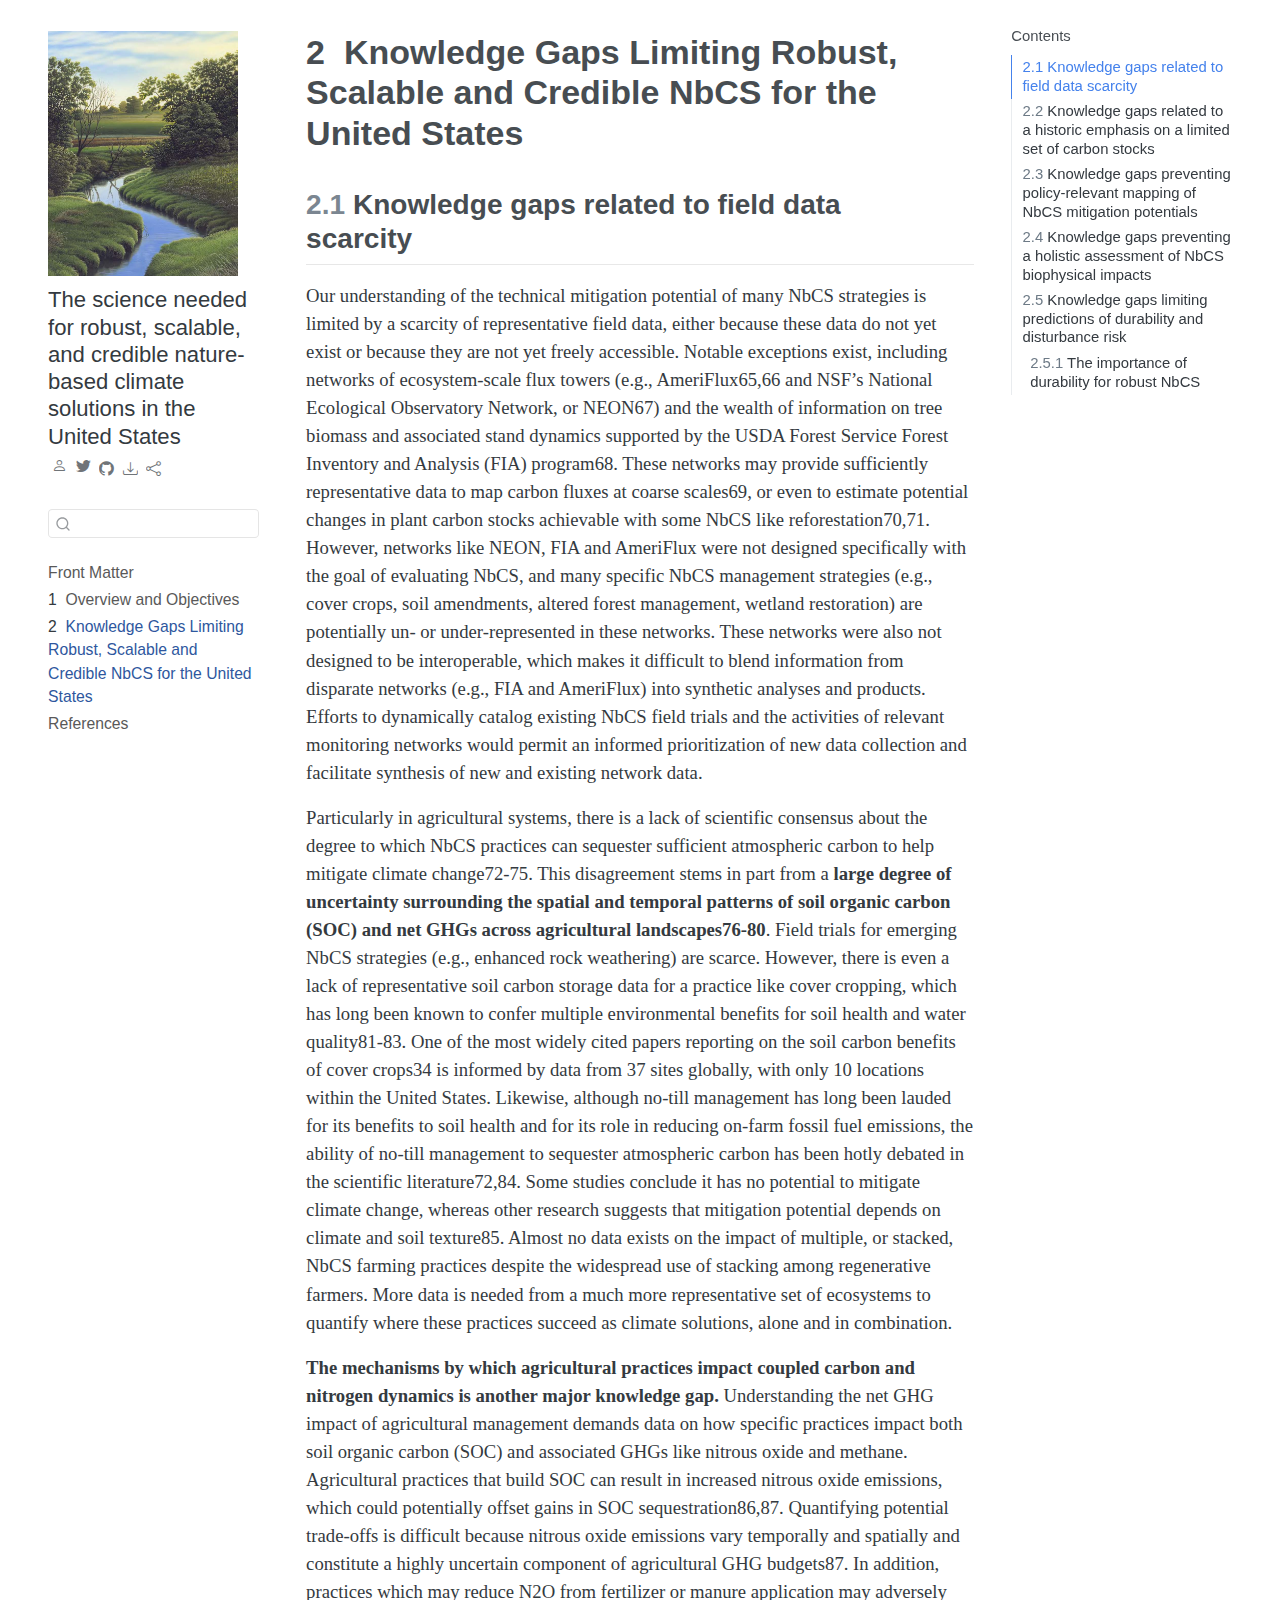
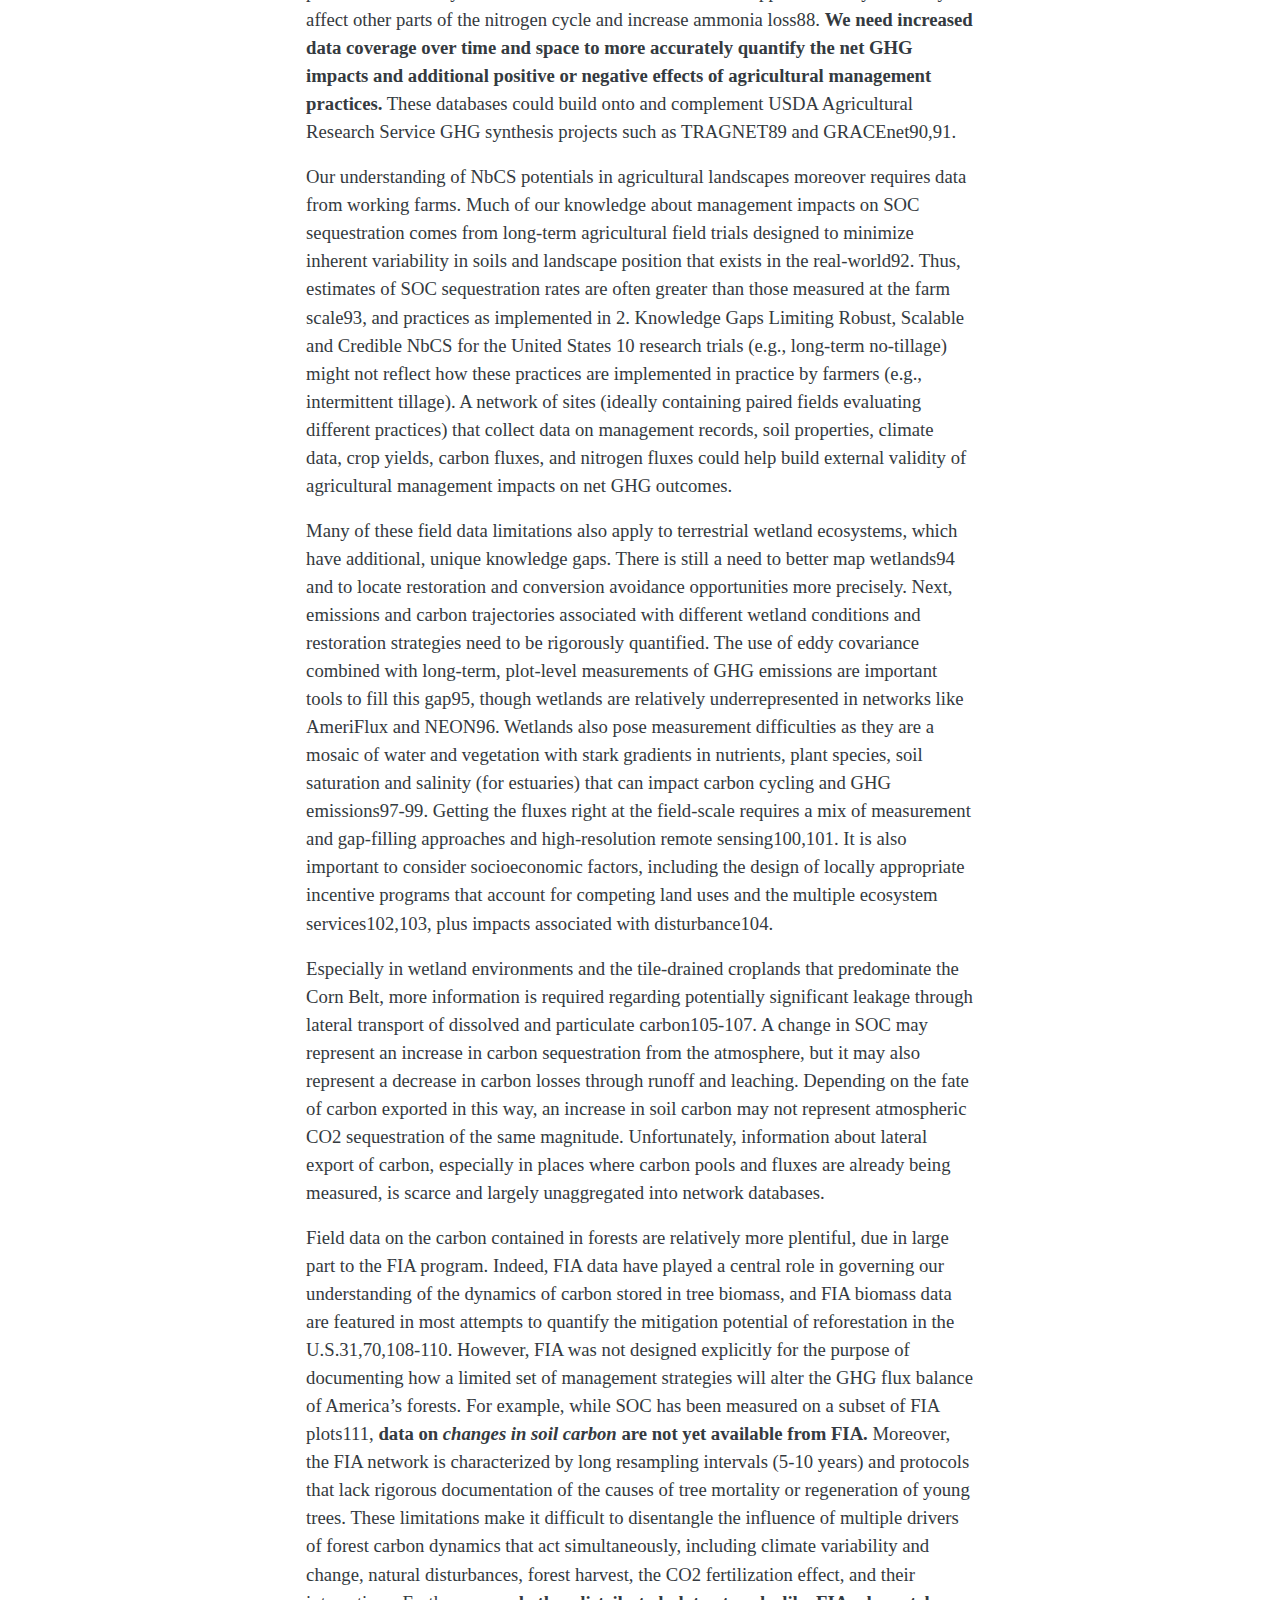
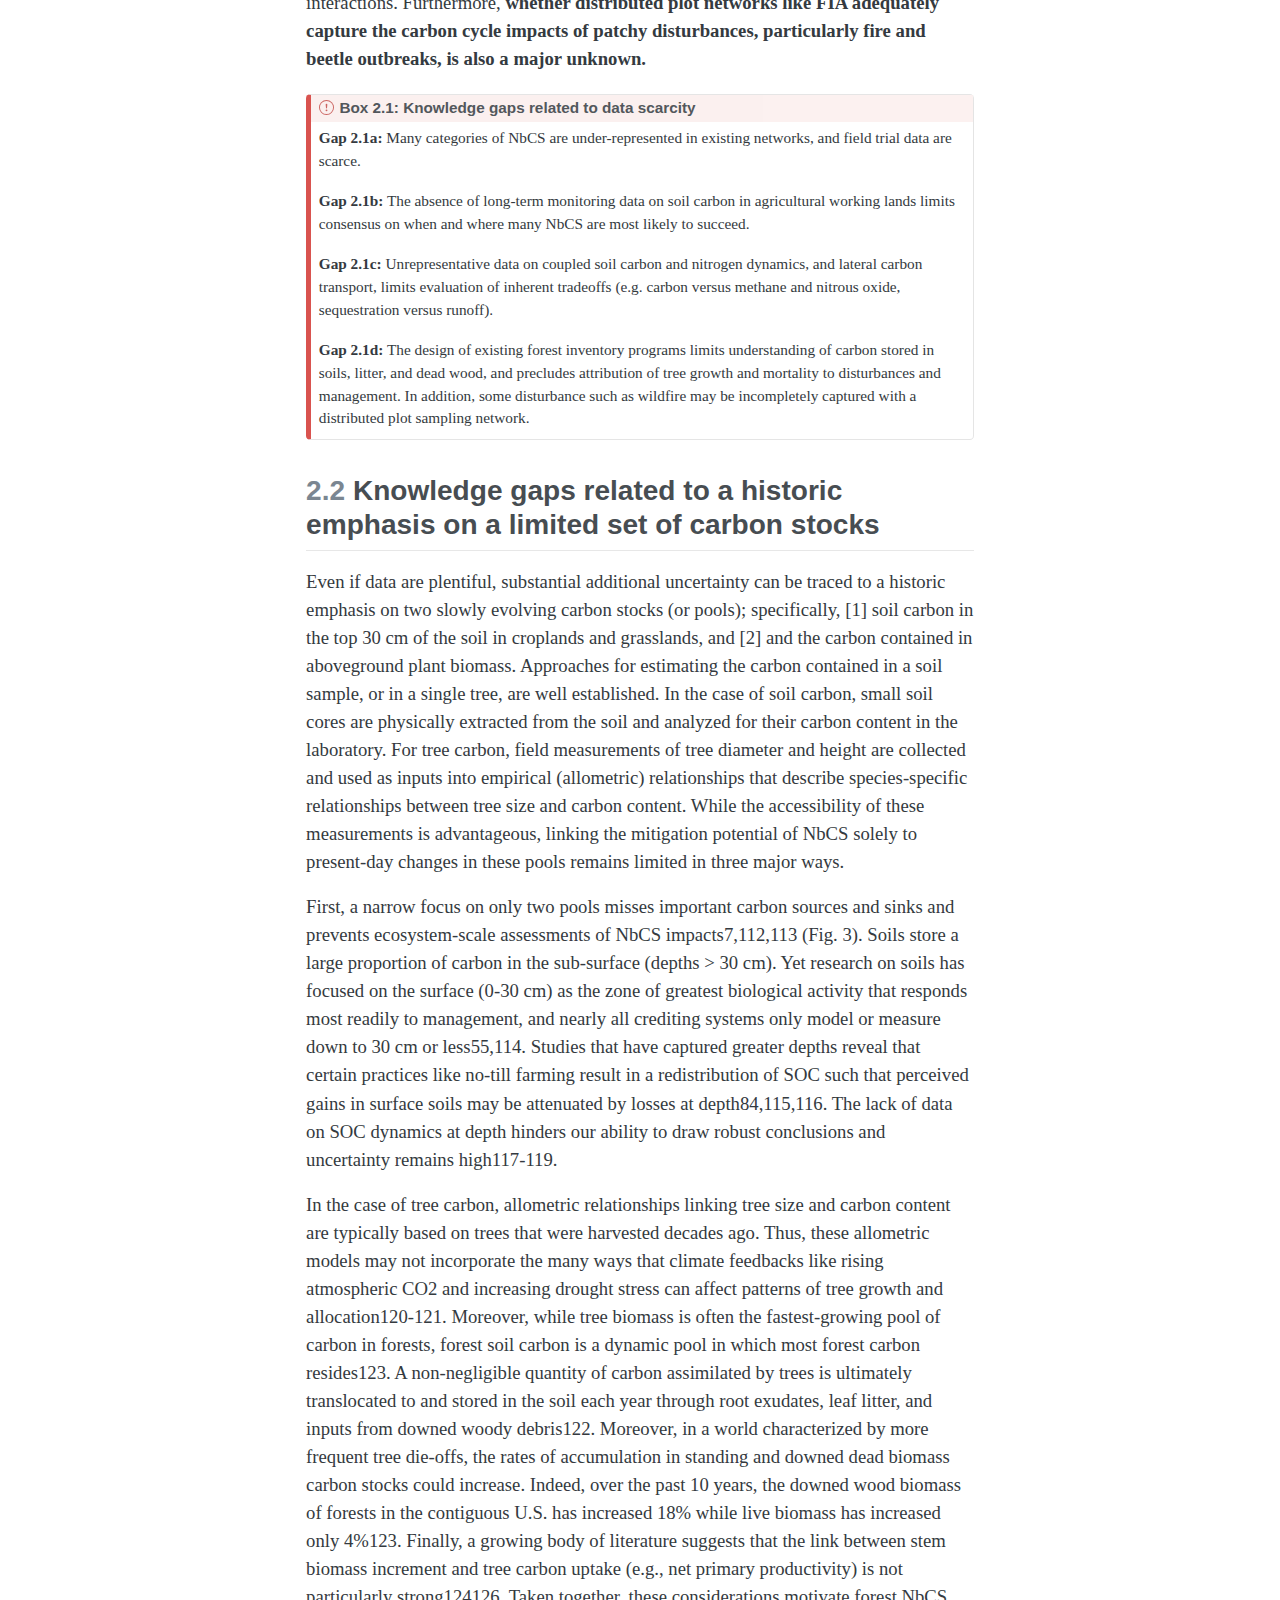
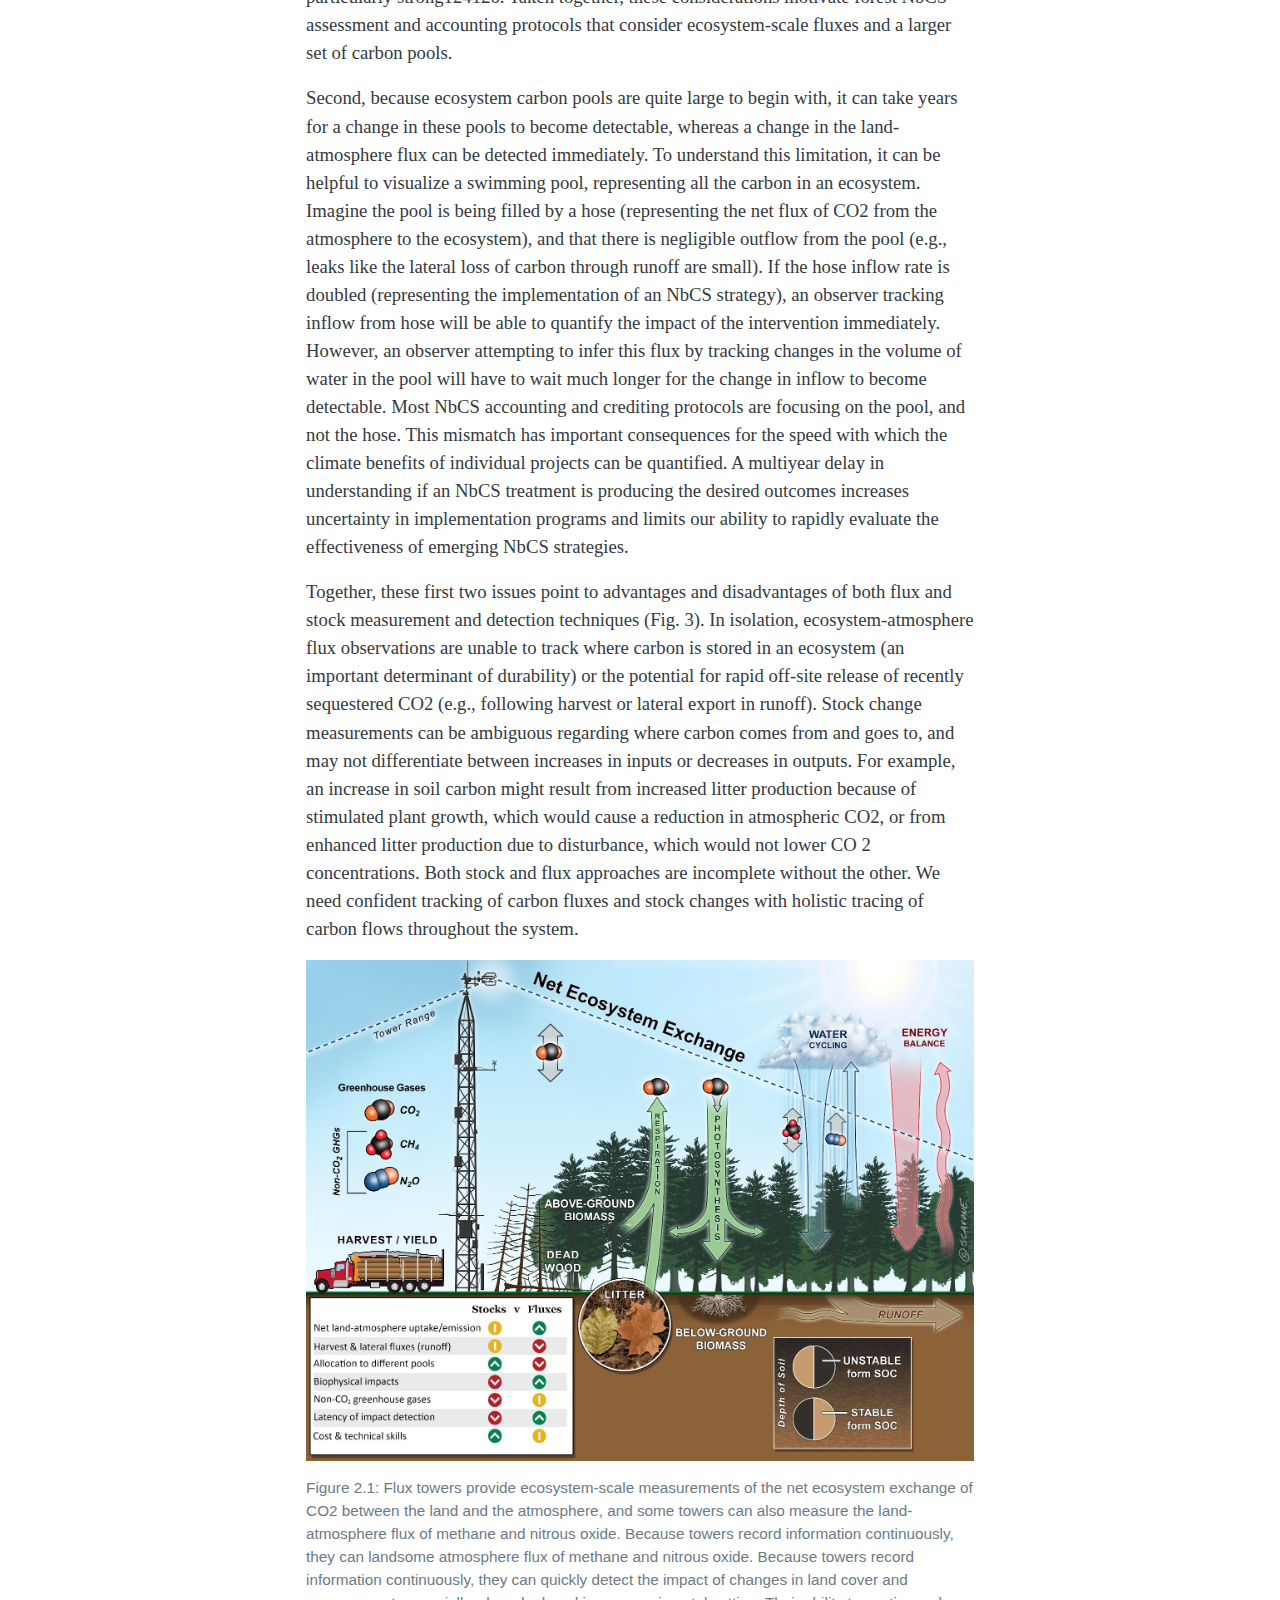
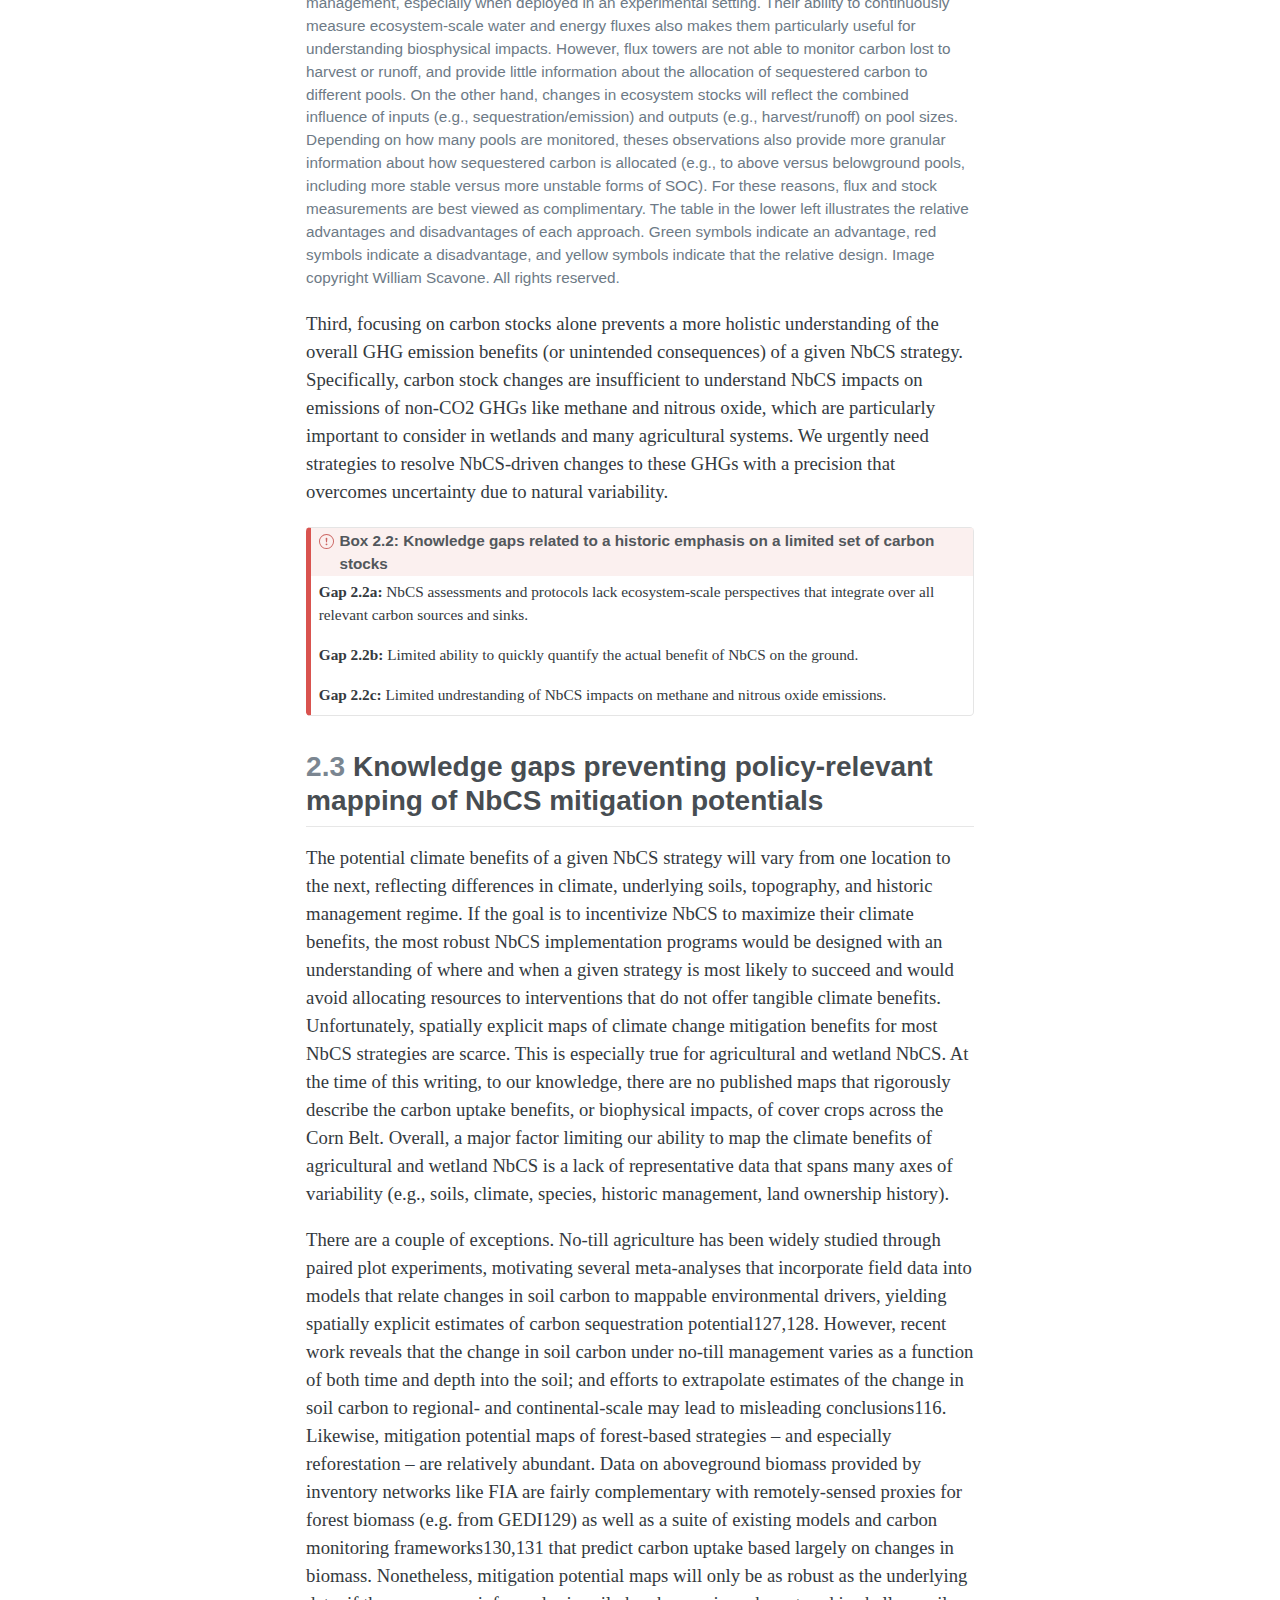
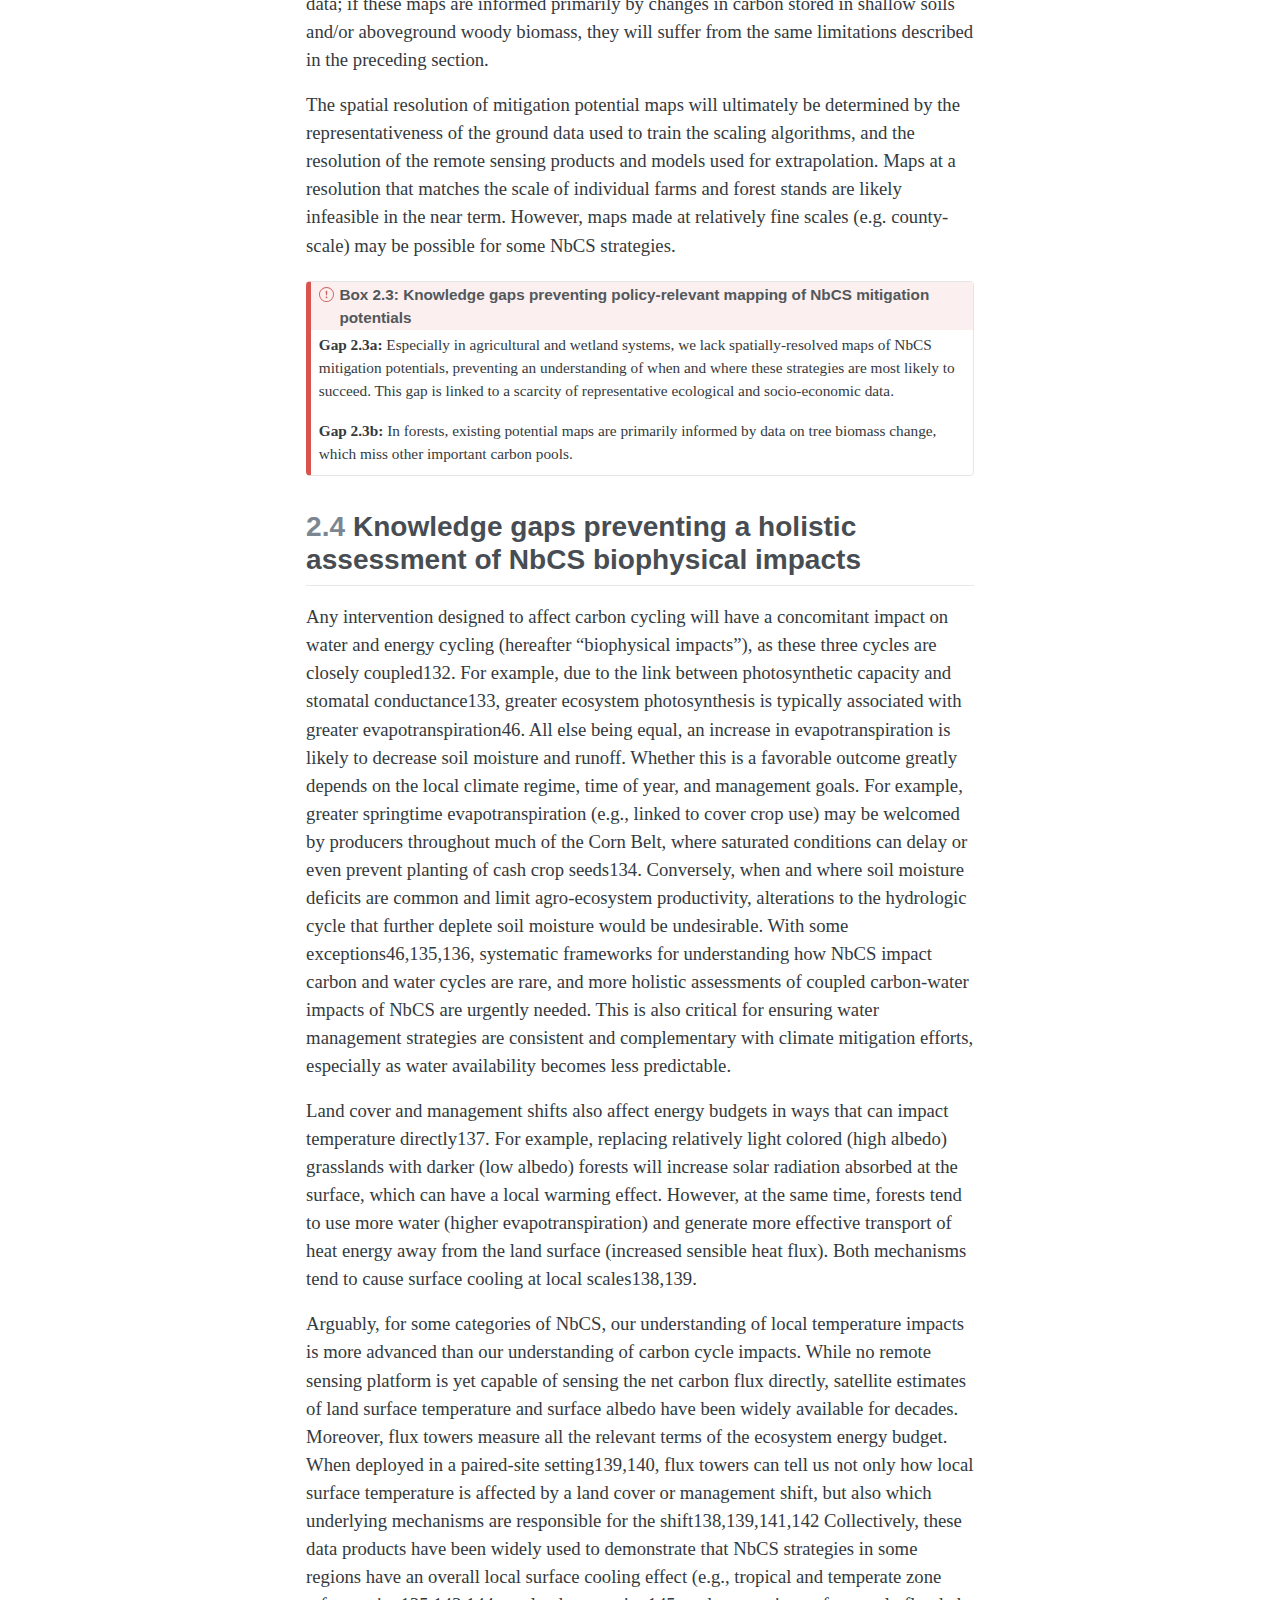
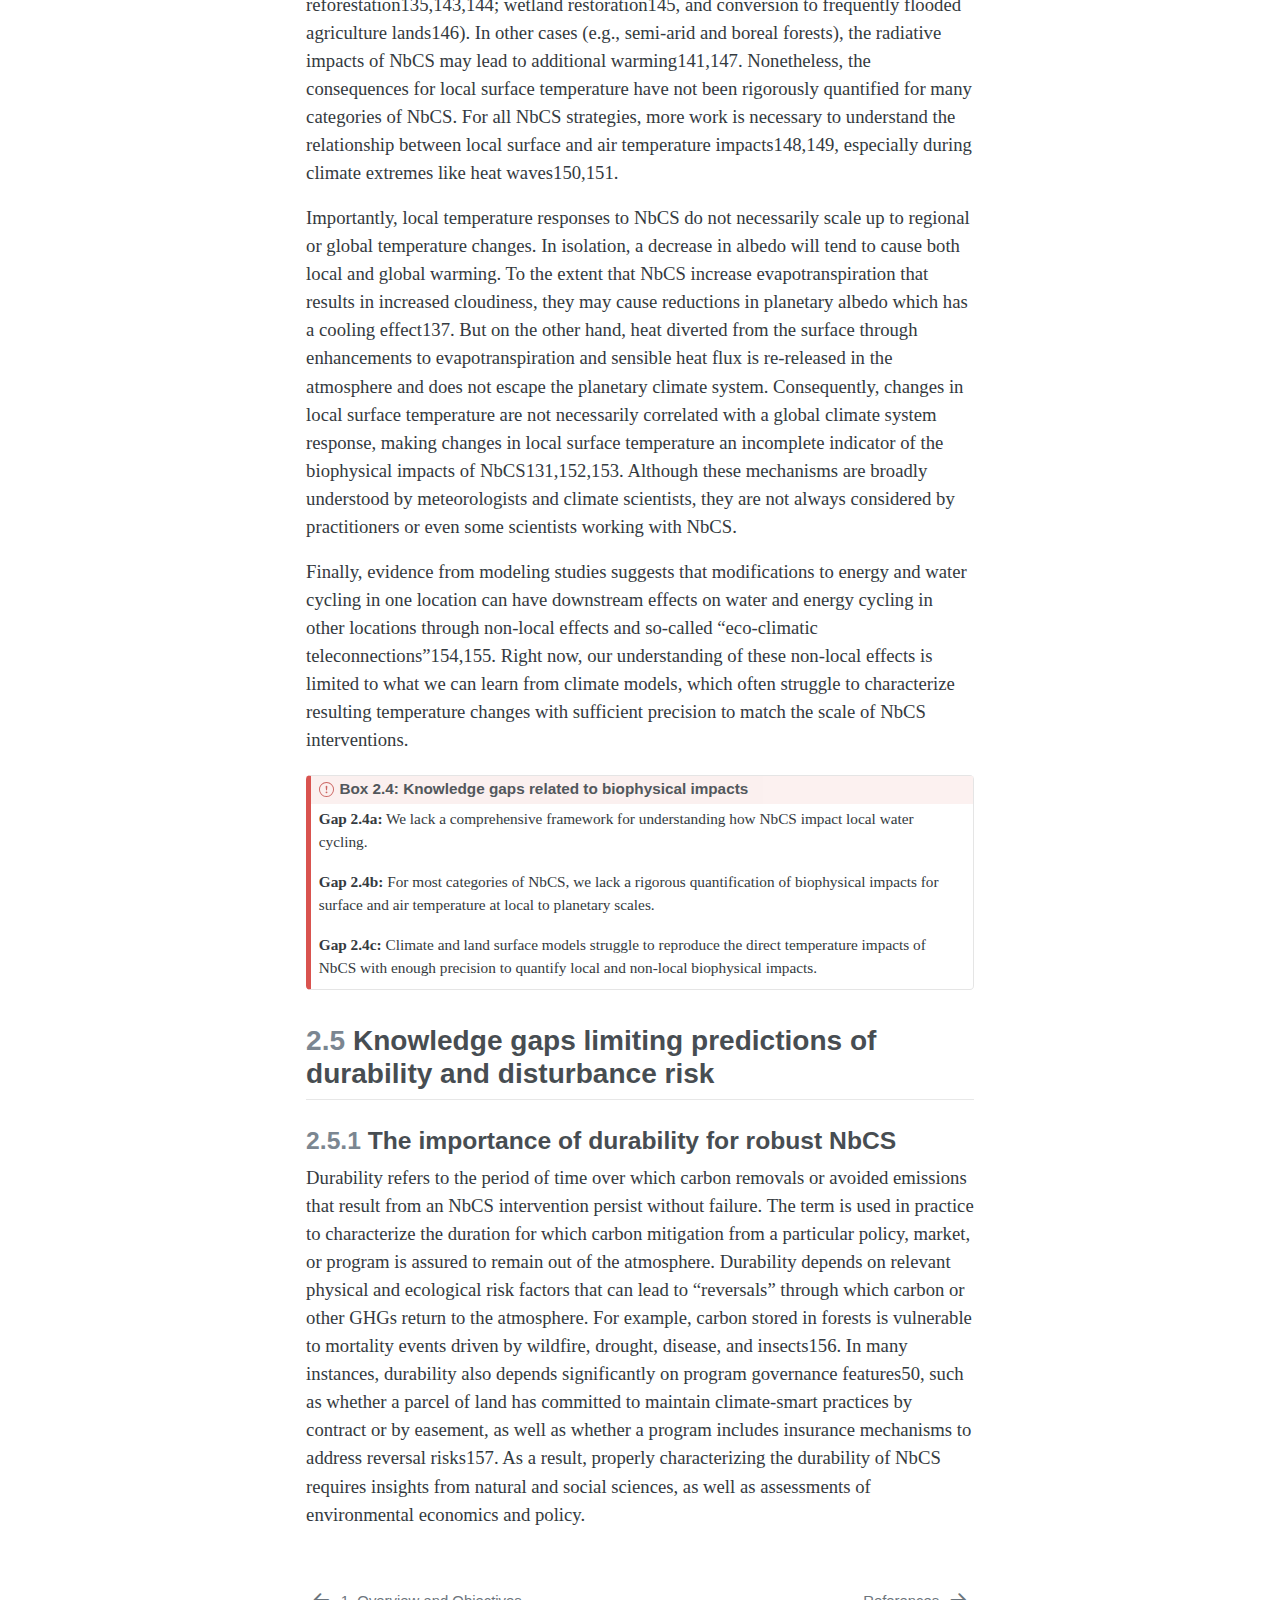
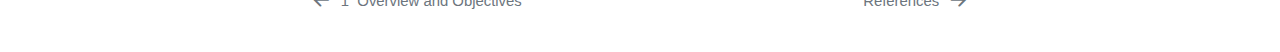
<file: docs/02-knowledge-gaps.html>
<!DOCTYPE html>
<html xmlns="http://www.w3.org/1999/xhtml" lang="en" xml:lang="en"><head>

<meta charset="utf-8">
<meta name="generator" content="quarto-1.3.290">

<meta name="viewport" content="width=device-width, initial-scale=1.0, user-scalable=yes">

<meta name="keywords" content="example">
<meta name="description" content="An example IUB Libraries Scholarly Communication Deparment Published Report">

<title>The science needed for robust, scalable, and credible nature-based climate solutions in the United States - 2&nbsp; Knowledge Gaps Limiting Robust, Scalable and Credible NbCS for the United States</title>
<style>
code{white-space: pre-wrap;}
span.smallcaps{font-variant: small-caps;}
div.columns{display: flex; gap: min(4vw, 1.5em);}
div.column{flex: auto; overflow-x: auto;}
div.hanging-indent{margin-left: 1.5em; text-indent: -1.5em;}
ul.task-list{list-style: none;}
ul.task-list li input[type="checkbox"] {
  width: 0.8em;
  margin: 0 0.8em 0.2em -1em; /* quarto-specific, see https://github.com/quarto-dev/quarto-cli/issues/4556 */ 
  vertical-align: middle;
}
</style>


<script src="site_libs/quarto-nav/quarto-nav.js"></script>
<script src="site_libs/quarto-nav/headroom.min.js"></script>
<script src="site_libs/clipboard/clipboard.min.js"></script>
<script src="site_libs/quarto-search/autocomplete.umd.js"></script>
<script src="site_libs/quarto-search/fuse.min.js"></script>
<script src="site_libs/quarto-search/quarto-search.js"></script>
<meta name="quarto:offset" content="./">
<link href="./bibliography.html" rel="next">
<link href="./01-overview-and-objectives.html" rel="prev">
<link href="./img/front-cover.jpg" rel="icon" type="image/jpeg">
<script src="site_libs/quarto-html/quarto.js"></script>
<script src="site_libs/quarto-html/popper.min.js"></script>
<script src="site_libs/quarto-html/tippy.umd.min.js"></script>
<script src="site_libs/quarto-html/anchor.min.js"></script>
<link href="site_libs/quarto-html/tippy.css" rel="stylesheet">
<link href="site_libs/quarto-html/quarto-syntax-highlighting.css" rel="stylesheet" id="quarto-text-highlighting-styles">
<script src="site_libs/bootstrap/bootstrap.min.js"></script>
<link href="site_libs/bootstrap/bootstrap-icons.css" rel="stylesheet">
<link href="site_libs/bootstrap/bootstrap.min.css" rel="stylesheet" id="quarto-bootstrap" data-mode="light">
<script id="quarto-search-options" type="application/json">{
  "location": "sidebar",
  "copy-button": false,
  "collapse-after": 3,
  "panel-placement": "start",
  "type": "textbox",
  "limit": 20,
  "language": {
    "search-no-results-text": "No results",
    "search-matching-documents-text": "matching documents",
    "search-copy-link-title": "Copy link to search",
    "search-hide-matches-text": "Hide additional matches",
    "search-more-match-text": "more match in this document",
    "search-more-matches-text": "more matches in this document",
    "search-clear-button-title": "Clear",
    "search-detached-cancel-button-title": "Cancel",
    "search-submit-button-title": "Submit"
  }
}</script>
<style>html{ scroll-behavior: smooth; }</style>
<script async="" src="https://hypothes.is/embed.js"></script>


<meta property="og:title" content="The science needed for robust, scalable, and credible nature-based climate solutions in the United States - 2&nbsp; Knowledge Gaps Limiting Robust, Scalable and Credible NbCS for the United States">
<meta property="og:description" content="An example IUB Libraries Scholarly Communication Deparment Published Report">
<meta property="og:image" content="./img/front-cover.jpg">
<meta property="og:site-name" content="The science needed for robust, scalable, and credible nature-based climate solutions in the United States">
<meta name="twitter:title" content="The science needed for robust, scalable, and credible nature-based climate solutions in the United States - 2&nbsp; Knowledge Gaps Limiting Robust, Scalable and Credible NbCS for the United States">
<meta name="twitter:description" content="An example IUB Libraries Scholarly Communication Deparment Published Report">
<meta name="twitter:image" content="img/front-cover.jpg">
<meta name="twitter:card" content="summary">
<meta name="citation_title" content="[[2]{.chapter-number}&nbsp; [Knowledge Gaps Limiting Robust, Scalable and Credible NbCS for the United States]{.chapter-title}]{#sec-knowledge .quarto-section-identifier}">
<meta name="citation_keywords" content="example">
<meta name="citation_doi" content="10.5967/n7r9-7j83">
<meta name="citation_language" content="en">
<meta name="citation_publisher" content="Scholarly Communication Department, Indiana University Bloomington Libraries">
<meta name="citation_reference" content="citation_title=The science needed for robust, scalable, and credible nature-based climate solutions for the united states: Full report;,citation_author=Kim Novick;,citation_author=Christopher Williams;,citation_author=Benjamin Runkle;,citation_author=William Anderegg;,citation_author=Dave Hollinger;,citation_author=Marcy Litvak;,citation_publication_date=2022;,citation_cover_date=2022;,citation_year=2022;,citation_fulltext_html_url=https://doi.org/10.5967/n7r9-7j83;,citation_doi=10.5967/n7r9-7j83;,citation_technical_report_institution=Indiana University Libraries Department of Scholarly Communication;">
<meta name="citation_reference" content="citation_title=Increasing wildfires threaten historic carbon sink of boreal forest soils;,citation_author=Xanthe J. Walker;,citation_author=Jennifer L. Baltzer;,citation_author=Steven G. Cumming;,citation_author=Nicola J. Day;,citation_author=Christopher Ebert;,citation_publication_date=2019;,citation_cover_date=2019;,citation_year=2019;,citation_issue=572;,citation_journal_title=Nature;">
</head>

<body class="nav-sidebar floating">

<div id="quarto-search-results"></div>
  <header id="quarto-header" class="headroom fixed-top">
  <nav class="quarto-secondary-nav">
    <div class="container-fluid d-flex">
      <button type="button" class="quarto-btn-toggle btn" data-bs-toggle="collapse" data-bs-target="#quarto-sidebar,#quarto-sidebar-glass" aria-controls="quarto-sidebar" aria-expanded="false" aria-label="Toggle sidebar navigation" onclick="if (window.quartoToggleHeadroom) { window.quartoToggleHeadroom(); }">
        <i class="bi bi-layout-text-sidebar-reverse"></i>
      </button>
      <nav class="quarto-page-breadcrumbs" aria-label="breadcrumb"><ol class="breadcrumb"><li class="breadcrumb-item"><a href="./02-knowledge-gaps.html"><span class="chapter-number">2</span>&nbsp; <span class="chapter-title">Knowledge Gaps Limiting Robust, Scalable and Credible NbCS for the United States</span></a></li></ol></nav>
      <a class="flex-grow-1" role="button" data-bs-toggle="collapse" data-bs-target="#quarto-sidebar,#quarto-sidebar-glass" aria-controls="quarto-sidebar" aria-expanded="false" aria-label="Toggle sidebar navigation" onclick="if (window.quartoToggleHeadroom) { window.quartoToggleHeadroom(); }">      
      </a>
      <button type="button" class="btn quarto-search-button" aria-label="Search" onclick="window.quartoOpenSearch();">
        <i class="bi bi-search"></i>
      </button>
    </div>
  </nav>
</header>
<!-- content -->
<div id="quarto-content" class="quarto-container page-columns page-rows-contents page-layout-article">
<!-- sidebar -->
  <nav id="quarto-sidebar" class="sidebar collapse collapse-horizontal sidebar-navigation floating overflow-auto">
    <div class="pt-lg-2 mt-2 text-left sidebar-header sidebar-header-stacked">
      <a href="./index.html" class="sidebar-logo-link">
      <img src="./img/front-cover.jpg" alt="" class="sidebar-logo py-0 d-lg-inline d-none">
      </a>
    <div class="sidebar-title mb-0 py-0">
      <a href="./">The science needed for robust, scalable, and credible nature-based climate solutions in the United States</a> 
        <div class="sidebar-tools-main tools-wide">
    <a href="https://oneill.indiana.edu/faculty-research/directory/profiles/faculty/full-time/novick-kimberly.html" title="" class="quarto-navigation-tool px-1" aria-label=""><i class="bi bi-person"></i></a>
    <a href="https://twitter.com/iulibraries?lang=en" title="" class="quarto-navigation-tool px-1" aria-label=""><i class="bi bi-twitter"></i></a>
    <div class="dropdown">
      <a href="" title="" id="quarto-navigation-tool-dropdown-0" class="quarto-navigation-tool dropdown-toggle px-1" data-bs-toggle="dropdown" aria-expanded="false" aria-label=""><i class="bi bi-github"></i></a>
      <ul class="dropdown-menu" aria-labelledby="quarto-navigation-tool-dropdown-0">
          <li>
            <a class="dropdown-item sidebar-tools-main-item" href="https://github.iu.edu/iusw/example-report">
            Source Code
            </a>
          </li>
          <li>
            <a class="dropdown-item sidebar-tools-main-item" href="https://github.iu.edu/iusw/example-report/issues">
            Report a Bug
            </a>
          </li>
      </ul>
    </div>
    <div class="dropdown">
      <a href="" title="Download" id="quarto-navigation-tool-dropdown-1" class="quarto-navigation-tool dropdown-toggle px-1" data-bs-toggle="dropdown" aria-expanded="false" aria-label="Download"><i class="bi bi-download"></i></a>
      <ul class="dropdown-menu" aria-labelledby="quarto-navigation-tool-dropdown-1">
          <li>
            <a class="dropdown-item sidebar-tools-main-item" href="./The-science-needed-for-robust,-scalable,-and-credible-nature-based-climate-solutions-in-the-United-States.pdf">
              <i class="bi bi-bi-file-pdf pe-1"></i>
            Download PDF
            </a>
          </li>
          <li>
            <a class="dropdown-item sidebar-tools-main-item" href="./The-science-needed-for-robust,-scalable,-and-credible-nature-based-climate-solutions-in-the-United-States.epub">
              <i class="bi bi-bi-journal pe-1"></i>
            Download ePub
            </a>
          </li>
      </ul>
    </div>
    <div class="dropdown">
      <a href="" title="Share" id="quarto-navigation-tool-dropdown-2" class="quarto-navigation-tool dropdown-toggle px-1" data-bs-toggle="dropdown" aria-expanded="false" aria-label="Share"><i class="bi bi-share"></i></a>
      <ul class="dropdown-menu" aria-labelledby="quarto-navigation-tool-dropdown-2">
          <li>
            <a class="dropdown-item sidebar-tools-main-item" href="https://twitter.com/intent/tweet?url=|url|">
              <i class="bi bi-bi-twitter pe-1"></i>
            Twitter
            </a>
          </li>
          <li>
            <a class="dropdown-item sidebar-tools-main-item" href="https://www.facebook.com/sharer/sharer.php?u=|url|">
              <i class="bi bi-bi-facebook pe-1"></i>
            Facebook
            </a>
          </li>
      </ul>
    </div>
</div>
    </div>
      </div>
        <div class="mt-2 flex-shrink-0 align-items-center">
        <div class="sidebar-search">
        <div id="quarto-search" class="" title="Search"></div>
        </div>
        </div>
    <div class="sidebar-menu-container"> 
    <ul class="list-unstyled mt-1">
        <li class="sidebar-item">
  <div class="sidebar-item-container"> 
  <a href="./index.html" class="sidebar-item-text sidebar-link">
 <span class="menu-text">Front Matter</span></a>
  </div>
</li>
        <li class="sidebar-item">
  <div class="sidebar-item-container"> 
  <a href="./01-overview-and-objectives.html" class="sidebar-item-text sidebar-link">
 <span class="menu-text"><span class="chapter-number">1</span>&nbsp; <span class="chapter-title">Overview and Objectives</span></span></a>
  </div>
</li>
        <li class="sidebar-item">
  <div class="sidebar-item-container"> 
  <a href="./02-knowledge-gaps.html" class="sidebar-item-text sidebar-link active">
 <span class="menu-text"><span class="chapter-number">2</span>&nbsp; <span class="chapter-title">Knowledge Gaps Limiting Robust, Scalable and Credible NbCS for the United States</span></span></a>
  </div>
</li>
        <li class="sidebar-item">
  <div class="sidebar-item-container"> 
  <a href="./bibliography.html" class="sidebar-item-text sidebar-link">
 <span class="menu-text">References</span></a>
  </div>
</li>
    </ul>
    </div>
</nav>
<div id="quarto-sidebar-glass" data-bs-toggle="collapse" data-bs-target="#quarto-sidebar,#quarto-sidebar-glass"></div>
<!-- margin-sidebar -->
    <div id="quarto-margin-sidebar" class="sidebar margin-sidebar">
        <nav id="TOC" role="doc-toc" class="toc-active" data-toc-expanded="99">
    <h2 id="toc-title">Contents</h2>
   
  <ul>
  <li><a href="#sec-data-scarcity" id="toc-sec-data-scarcity" class="nav-link active" data-scroll-target="#sec-data-scarcity"><span class="header-section-number">2.1</span> Knowledge gaps related to field data scarcity</a></li>
  <li><a href="#sec-carbon" id="toc-sec-carbon" class="nav-link" data-scroll-target="#sec-carbon"><span class="header-section-number">2.2</span> Knowledge gaps related to a historic emphasis on a limited set of carbon stocks</a></li>
  <li><a href="#sec-mapping" id="toc-sec-mapping" class="nav-link" data-scroll-target="#sec-mapping"><span class="header-section-number">2.3</span> Knowledge gaps preventing policy-relevant mapping of NbCS mitigation potentials</a></li>
  <li><a href="#sec-holistic" id="toc-sec-holistic" class="nav-link" data-scroll-target="#sec-holistic"><span class="header-section-number">2.4</span> Knowledge gaps preventing a holistic assessment of NbCS biophysical impacts</a></li>
  <li><a href="#sec-durable" id="toc-sec-durable" class="nav-link" data-scroll-target="#sec-durable"><span class="header-section-number">2.5</span> Knowledge gaps limiting predictions of durability and disturbance risk</a>
  <ul class="collapse">
  <li><a href="#sec-robust-ncbs" id="toc-sec-robust-ncbs" class="nav-link" data-scroll-target="#sec-robust-ncbs"><span class="header-section-number">2.5.1</span> The importance of durability for robust NbCS</a></li>
  </ul></li>
  </ul>
</nav>
    </div>
<!-- main -->
<main class="content" id="quarto-document-content">

<header id="title-block-header" class="quarto-title-block default">
<div class="quarto-title">
<h1 class="title"><span id="sec-knowledge" class="quarto-section-identifier"><span class="chapter-number">2</span>&nbsp; <span class="chapter-title">Knowledge Gaps Limiting Robust, Scalable and Credible NbCS for the United States</span></span></h1>
</div>



<div class="quarto-title-meta">

    
  
    
  </div>
  

</header>

<section id="sec-data-scarcity" class="level2" data-number="2.1">
<h2 data-number="2.1" class="anchored" data-anchor-id="sec-data-scarcity"><span class="header-section-number">2.1</span> Knowledge gaps related to field data scarcity</h2>
<p>Our understanding of the technical mitigation potential of many NbCS strategies is limited by a scarcity of representative field data, either because these data do not yet exist or because they are not yet freely accessible. Notable exceptions exist, including networks of ecosystem-scale flux towers (e.g., AmeriFlux65,66 and NSF’s National Ecological Observatory Network, or NEON67) and the wealth of information on tree biomass and associated stand dynamics supported by the USDA Forest Service Forest Inventory and Analysis (FIA) program68. These networks may provide sufficiently representative data to map carbon fluxes at coarse scales69, or even to estimate potential changes in plant carbon stocks achievable with some NbCS like reforestation70,71. However, networks like NEON, FIA and AmeriFlux were not designed specifically with the goal of evaluating NbCS, and many specific NbCS management strategies (e.g., cover crops, soil amendments, altered forest management, wetland restoration) are potentially un- or under-represented in these networks. These networks were also not designed to be interoperable, which makes it difficult to blend information from disparate networks (e.g., FIA and AmeriFlux) into synthetic analyses and products. Efforts to dynamically catalog existing NbCS field trials and the activities of relevant monitoring networks would permit an informed prioritization of new data collection and facilitate synthesis of new and existing network data.</p>
<p>Particularly in agricultural systems, there is a lack of scientific consensus about the degree to which NbCS practices can sequester sufficient atmospheric carbon to help mitigate climate change72-75. This disagreement stems in part from a <strong>large degree of uncertainty surrounding the spatial and temporal patterns of soil organic carbon (SOC) and net GHGs across agricultural landscapes76-80</strong>. Field trials for emerging NbCS strategies (e.g., enhanced rock weathering) are scarce. However, there is even a lack of representative soil carbon storage data for a practice like cover cropping, which has long been known to confer multiple environmental benefits for soil health and water quality81-83. One of the most widely cited papers reporting on the soil carbon benefits of cover crops34 is informed by data from 37 sites globally, with only 10 locations within the United States. Likewise, although no-till management has long been lauded for its benefits to soil health and for its role in reducing on-farm fossil fuel emissions, the ability of no-till management to sequester atmospheric carbon has been hotly debated in the scientific literature72,84. Some studies conclude it has no potential to mitigate climate change, whereas other research suggests that mitigation potential depends on climate and soil texture85. Almost no data exists on the impact of multiple, or stacked, NbCS farming practices despite the widespread use of stacking among regenerative farmers. More data is needed from a much more representative set of ecosystems to quantify where these practices succeed as climate solutions, alone and in combination.</p>
<p><strong>The mechanisms by which agricultural practices impact coupled carbon and nitrogen dynamics is another major knowledge gap.</strong> Understanding the net GHG impact of agricultural management demands data on how specific practices impact both soil organic carbon (SOC) and associated GHGs like nitrous oxide and methane. Agricultural practices that build SOC can result in increased nitrous oxide emissions, which could potentially offset gains in SOC sequestration86,87. Quantifying potential trade-offs is difficult because nitrous oxide emissions vary temporally and spatially and constitute a highly uncertain component of agricultural GHG budgets87. In addition, practices which may reduce N2O from fertilizer or manure application may adversely affect other parts of the nitrogen cycle and increase ammonia loss88. <strong>We need increased data coverage over time and space to more accurately quantify the net GHG impacts and additional positive or negative effects of agricultural management practices.</strong> These databases could build onto and complement USDA Agricultural Research Service GHG synthesis projects such as TRAGNET89 and GRACEnet90,91.</p>
<p>Our understanding of NbCS potentials in agricultural landscapes moreover requires data from working farms. Much of our knowledge about management impacts on SOC sequestration comes from long-term agricultural field trials designed to minimize inherent variability in soils and landscape position that exists in the real-world92. Thus, estimates of SOC sequestration rates are often greater than those measured at the farm scale93, and practices as implemented in 2. Knowledge Gaps Limiting Robust, Scalable and Credible NbCS for the United States 10 research trials (e.g., long-term no-tillage) might not reflect how these practices are implemented in practice by farmers (e.g., intermittent tillage). A network of sites (ideally containing paired fields evaluating different practices) that collect data on management records, soil properties, climate data, crop yields, carbon fluxes, and nitrogen fluxes could help build external validity of agricultural management impacts on net GHG outcomes.</p>
<p>Many of these field data limitations also apply to terrestrial wetland ecosystems, which have additional, unique knowledge gaps. There is still a need to better map wetlands94 and to locate restoration and conversion avoidance opportunities more precisely. Next, emissions and carbon trajectories associated with different wetland conditions and restoration strategies need to be rigorously quantified. The use of eddy covariance combined with long-term, plot-level measurements of GHG emissions are important tools to fill this gap95, though wetlands are relatively underrepresented in networks like AmeriFlux and NEON96. Wetlands also pose measurement difficulties as they are a mosaic of water and vegetation with stark gradients in nutrients, plant species, soil saturation and salinity (for estuaries) that can impact carbon cycling and GHG emissions97-99. Getting the fluxes right at the field-scale requires a mix of measurement and gap-filling approaches and high-resolution remote sensing100,101. It is also important to consider socioeconomic factors, including the design of locally appropriate incentive programs that account for competing land uses and the multiple ecosystem services102,103, plus impacts associated with disturbance104.</p>
<p>Especially in wetland environments and the tile-drained croplands that predominate the Corn Belt, more information is required regarding potentially significant leakage through lateral transport of dissolved and particulate carbon105-107. A change in SOC may represent an increase in carbon sequestration from the atmosphere, but it may also represent a decrease in carbon losses through runoff and leaching. Depending on the fate of carbon exported in this way, an increase in soil carbon may not represent atmospheric CO2 sequestration of the same magnitude. Unfortunately, information about lateral export of carbon, especially in places where carbon pools and fluxes are already being measured, is scarce and largely unaggregated into network databases.</p>
<p>Field data on the carbon contained in forests are relatively more plentiful, due in large part to the FIA program. Indeed, FIA data have played a central role in governing our understanding of the dynamics of carbon stored in tree biomass, and FIA biomass data are featured in most attempts to quantify the mitigation potential of reforestation in the U.S.31,70,108-110. However, FIA was not designed explicitly for the purpose of documenting how a limited set of management strategies will alter the GHG flux balance of America’s forests. For example, while SOC has been measured on a subset of FIA plots111, <strong>data on <strong><em>changes in soil carbon</em></strong> are not yet available from FIA.</strong> Moreover, the FIA network is characterized by long resampling intervals (5-10 years) and protocols that lack rigorous documentation of the causes of tree mortality or regeneration of young trees. These limitations make it difficult to disentangle the influence of multiple drivers of forest carbon dynamics that act simultaneously, including climate variability and change, natural disturbances, forest harvest, the CO2 fertilization effect, and their interactions. Furthermore, <strong>whether distributed plot networks like FIA adequately capture the carbon cycle impacts of patchy disturbances, particularly fire and beetle outbreaks, is also a major unknown.</strong></p>
<div class="callout callout-style-default callout-important callout-titled">
<div class="callout-header d-flex align-content-center">
<div class="callout-icon-container">
<i class="callout-icon"></i>
</div>
<div class="callout-title-container flex-fill">
Box 2.1: Knowledge gaps related to data scarcity
</div>
</div>
<div class="callout-body-container callout-body">
<p><strong>Gap 2.1a:</strong> Many categories of NbCS are under-represented in existing networks, and field trial data are scarce.</p>
<p><strong>Gap 2.1b:</strong> The absence of long-term monitoring data on soil carbon in agricultural working lands limits consensus on when and where many NbCS are most likely to succeed.</p>
<p><strong>Gap 2.1c:</strong> Unrepresentative data on coupled soil carbon and nitrogen dynamics, and lateral carbon transport, limits evaluation of inherent tradeoffs (e.g.&nbsp;carbon versus methane and nitrous oxide, sequestration versus runoff).</p>
<p><strong>Gap 2.1d:</strong> The design of existing forest inventory programs limits understanding of carbon stored in soils, litter, and dead wood, and precludes attribution of tree growth and mortality to disturbances and management. In addition, some disturbance such as wildfire may be incompletely captured with a distributed plot sampling network.</p>
</div>
</div>
</section>
<section id="sec-carbon" class="level2" data-number="2.2">
<h2 data-number="2.2" class="anchored" data-anchor-id="sec-carbon"><span class="header-section-number">2.2</span> Knowledge gaps related to a historic emphasis on a limited set of carbon stocks</h2>
<p>Even if data are plentiful, substantial additional uncertainty can be traced to a historic emphasis on two slowly evolving carbon stocks (or pools); specifically, [1] soil carbon in the top 30 cm of the soil in croplands and grasslands, and [2] and the carbon contained in aboveground plant biomass. Approaches for estimating the carbon contained in a soil sample, or in a single tree, are well established. In the case of soil carbon, small soil cores are physically extracted from the soil and analyzed for their carbon content in the laboratory. For tree carbon, field measurements of tree diameter and height are collected and used as inputs into empirical (allometric) relationships that describe species-specific relationships between tree size and carbon content. While the accessibility of these measurements is advantageous, linking the mitigation potential of NbCS solely to present-day changes in these pools remains limited in three major ways.</p>
<p>First, a narrow focus on only two pools misses important carbon sources and sinks and prevents ecosystem-scale assessments of NbCS impacts7,112,113 (Fig. 3). Soils store a large proportion of carbon in the sub-surface (depths &gt; 30 cm). Yet research on soils has focused on the surface (0-30 cm) as the zone of greatest biological activity that responds most readily to management, and nearly all crediting systems only model or measure down to 30 cm or less55,114. Studies that have captured greater depths reveal that certain practices like no-till farming result in a redistribution of SOC such that perceived gains in surface soils may be attenuated by losses at depth84,115,116. The lack of data on SOC dynamics at depth hinders our ability to draw robust conclusions and uncertainty remains high117-119.</p>
<p>In the case of tree carbon, allometric relationships linking tree size and carbon content are typically based on trees that were harvested decades ago. Thus, these allometric models may not incorporate the many ways that climate feedbacks like rising atmospheric CO2 and increasing drought stress can affect patterns of tree growth and allocation120-121. Moreover, while tree biomass is often the fastest-growing pool of carbon in forests, forest soil carbon is a dynamic pool in which most forest carbon resides123. A non-negligible quantity of carbon assimilated by trees is ultimately translocated to and stored in the soil each year through root exudates, leaf litter, and inputs from downed woody debris122. Moreover, in a world characterized by more frequent tree die-offs, the rates of accumulation in standing and downed dead biomass carbon stocks could increase. Indeed, over the past 10 years, the downed wood biomass of forests in the contiguous U.S. has increased 18% while live biomass has increased only 4%123. Finally, a growing body of literature suggests that the link between stem biomass increment and tree carbon uptake (e.g., net primary productivity) is not particularly strong124126. Taken together, these considerations motivate forest NbCS assessment and accounting protocols that consider ecosystem-scale fluxes and a larger set of carbon pools.</p>
<p>Second, because ecosystem carbon pools are quite large to begin with, it can take years for a change in these pools to become detectable, whereas a change in the land-atmosphere flux can be detected immediately. To understand this limitation, it can be helpful to visualize a swimming pool, representing all the carbon in an ecosystem. Imagine the pool is being filled by a hose (representing the net flux of CO2 from the atmosphere to the ecosystem), and that there is negligible outflow from the pool (e.g., leaks like the lateral loss of carbon through runoff are small). If the hose inflow rate is doubled (representing the implementation of an NbCS strategy), an observer tracking inflow from hose will be able to quantify the impact of the intervention immediately. However, an observer attempting to infer this flux by tracking changes in the volume of water in the pool will have to wait much longer for the change in inflow to become detectable. Most NbCS accounting and crediting protocols are focusing on the pool, and not the hose. This mismatch has important consequences for the speed with which the climate benefits of individual projects can be quantified. A multiyear delay in understanding if an NbCS treatment is producing the desired outcomes increases uncertainty in implementation programs and limits our ability to rapidly evaluate the effectiveness of emerging NbCS strategies.</p>
<p>Together, these first two issues point to advantages and disadvantages of both flux and stock measurement and detection techniques (Fig. 3). In isolation, ecosystem-atmosphere flux observations are unable to track where carbon is stored in an ecosystem (an important determinant of durability) or the potential for rapid off-site release of recently sequestered CO2 (e.g., following harvest or lateral export in runoff). Stock change measurements can be ambiguous regarding where carbon comes from and goes to, and may not differentiate between increases in inputs or decreases in outputs. For example, an increase in soil carbon might result from increased litter production because of stimulated plant growth, which would cause a reduction in atmospheric CO2, or from enhanced litter production due to disturbance, which would not lower CO 2 concentrations. Both stock and flux approaches are incomplete without the other. We need confident tracking of carbon fluxes and stock changes with holistic tracing of carbon flows throughout the system.</p>
<div id="fig-key-fluxes-stocks" class="quarto-figure quarto-figure-center anchored">
<figure class="figure">
<p><img src=".\img/03-ecosystem-fluxes-stocks.jpg" title="Title: An illustration of key ecosystem fluxes (arrows) and stocks (or pools, white text)." class="quarto-discovered-preview-image img-fluid figure-img" alt="An Info Graphic of Key Ecosystem Fluxes and Stocks."></p>
<p></p><figcaption class="figure-caption">Figure&nbsp;2.1: Flux towers provide ecosystem-scale measurements of the net ecosystem exchange of CO2 between the land and the atmosphere, and some towers can also measure the land-atmosphere flux of methane and nitrous oxide. Because towers record information continuously, they can landsome atmosphere flux of methane and nitrous oxide. Because towers record information continuously, they can quickly detect the impact of changes in land cover and management, especially when deployed in an experimental setting. Their ability to continuously measure ecosystem-scale water and energy fluxes also makes them particularly useful for understanding biosphysical impacts. However, flux towers are not able to monitor carbon lost to harvest or runoff, and provide little information about the allocation of sequestered carbon to different pools. On the other hand, changes in ecosystem stocks will reflect the combined influence of inputs (e.g., sequestration/emission) and outputs (e.g., harvest/runoff) on pool sizes. Depending on how many pools are monitored, theses observations also provide more granular information about how sequestered carbon is allocated (e.g., to above versus belowground pools, including more stable versus more unstable forms of SOC). For these reasons, flux and stock measurements are best viewed as complimentary. The table in the lower left illustrates the relative advantages and disadvantages of each approach. Green symbols indicate an advantage, red symbols indicate a disadvantage, and yellow symbols indicate that the relative design. Image copyright William Scavone. All rights reserved.</figcaption><p></p>
</figure>
</div>
<p>Third, focusing on carbon stocks alone prevents a more holistic understanding of the overall GHG emission benefits (or unintended consequences) of a given NbCS strategy. Specifically, carbon stock changes are insufficient to understand NbCS impacts on emissions of non-CO2 GHGs like methane and nitrous oxide, which are particularly important to consider in wetlands and many agricultural systems. We urgently need strategies to resolve NbCS-driven changes to these GHGs with a precision that overcomes uncertainty due to natural variability.</p>
<div class="callout callout-style-default callout-important callout-titled">
<div class="callout-header d-flex align-content-center">
<div class="callout-icon-container">
<i class="callout-icon"></i>
</div>
<div class="callout-title-container flex-fill">
Box 2.2: Knowledge gaps related to a historic emphasis on a limited set of carbon stocks
</div>
</div>
<div class="callout-body-container callout-body">
<p><strong>Gap 2.2a:</strong> NbCS assessments and protocols lack ecosystem-scale perspectives that integrate over all relevant carbon sources and sinks.</p>
<p><strong>Gap 2.2b:</strong> Limited ability to quickly quantify the actual benefit of NbCS on the ground.</p>
<p><strong>Gap 2.2c:</strong> Limited undrestanding of NbCS impacts on methane and nitrous oxide emissions.</p>
</div>
</div>
</section>
<section id="sec-mapping" class="level2" data-number="2.3">
<h2 data-number="2.3" class="anchored" data-anchor-id="sec-mapping"><span class="header-section-number">2.3</span> Knowledge gaps preventing policy-relevant mapping of NbCS mitigation potentials</h2>
<p>The potential climate benefits of a given NbCS strategy will vary from one location to the next, reflecting differences in climate, underlying soils, topography, and historic management regime. If the goal is to incentivize NbCS to maximize their climate benefits, the most robust NbCS implementation programs would be designed with an understanding of where and when a given strategy is most likely to succeed and would avoid allocating resources to interventions that do not offer tangible climate benefits. Unfortunately, spatially explicit maps of climate change mitigation benefits for most NbCS strategies are scarce. This is especially true for agricultural and wetland NbCS. At the time of this writing, to our knowledge, there are no published maps that rigorously describe the carbon uptake benefits, or biophysical impacts, of cover crops across the Corn Belt. Overall, a major factor limiting our ability to map the climate benefits of agricultural and wetland NbCS is a lack of representative data that spans many axes of variability (e.g., soils, climate, species, historic management, land ownership history).</p>
<p>There are a couple of exceptions. No-till agriculture has been widely studied through paired plot experiments, motivating several meta-analyses that incorporate field data into models that relate changes in soil carbon to mappable environmental drivers, yielding spatially explicit estimates of carbon sequestration potential127,128. However, recent work reveals that the change in soil carbon under no-till management varies as a function of both time and depth into the soil; and efforts to extrapolate estimates of the change in soil carbon to regional- and continental-scale may lead to misleading conclusions116. Likewise, mitigation potential maps of forest-based strategies – and especially reforestation – are relatively abundant. Data on aboveground biomass provided by inventory networks like FIA are fairly complementary with remotely-sensed proxies for forest biomass (e.g.&nbsp;from GEDI129) as well as a suite of existing models and carbon monitoring frameworks130,131 that predict carbon uptake based largely on changes in biomass. Nonetheless, mitigation potential maps will only be as robust as the underlying data; if these maps are informed primarily by changes in carbon stored in shallow soils and/or aboveground woody biomass, they will suffer from the same limitations described in the preceding section.</p>
<p>The spatial resolution of mitigation potential maps will ultimately be determined by the representativeness of the ground data used to train the scaling algorithms, and the resolution of the remote sensing products and models used for extrapolation. Maps at a resolution that matches the scale of individual farms and forest stands are likely infeasible in the near term. However, maps made at relatively fine scales (e.g.&nbsp;county-scale) may be possible for some NbCS strategies.</p>
<div class="callout callout-style-default callout-important callout-titled">
<div class="callout-header d-flex align-content-center">
<div class="callout-icon-container">
<i class="callout-icon"></i>
</div>
<div class="callout-title-container flex-fill">
Box 2.3: Knowledge gaps preventing policy-relevant mapping of NbCS mitigation potentials
</div>
</div>
<div class="callout-body-container callout-body">
<p><strong>Gap 2.3a:</strong> Especially in agricultural and wetland systems, we lack spatially-resolved maps of NbCS mitigation potentials, preventing an understanding of when and where these strategies are most likely to succeed. This gap is linked to a scarcity of representative ecological and socio-economic data.</p>
<p><strong>Gap 2.3b:</strong> In forests, existing potential maps are primarily informed by data on tree biomass change, which miss other important carbon pools.</p>
</div>
</div>
</section>
<section id="sec-holistic" class="level2" data-number="2.4">
<h2 data-number="2.4" class="anchored" data-anchor-id="sec-holistic"><span class="header-section-number">2.4</span> Knowledge gaps preventing a holistic assessment of NbCS biophysical impacts</h2>
<p>Any intervention designed to affect carbon cycling will have a concomitant impact on water and energy cycling (hereafter “biophysical impacts”), as these three cycles are closely coupled132. For example, due to the link between photosynthetic capacity and stomatal conductance133, greater ecosystem photosynthesis is typically associated with greater evapotranspiration46. All else being equal, an increase in evapotranspiration is likely to decrease soil moisture and runoff. Whether this is a favorable outcome greatly depends on the local climate regime, time of year, and management goals. For example, greater springtime evapotranspiration (e.g., linked to cover crop use) may be welcomed by producers throughout much of the Corn Belt, where saturated conditions can delay or even prevent planting of cash crop seeds134. Conversely, when and where soil moisture deficits are common and limit agro-ecosystem productivity, alterations to the hydrologic cycle that further deplete soil moisture would be undesirable. With some exceptions46,135,136, systematic frameworks for understanding how NbCS impact carbon and water cycles are rare, and more holistic assessments of coupled carbon-water impacts of NbCS are urgently needed. This is also critical for ensuring water management strategies are consistent and complementary with climate mitigation efforts, especially as water availability becomes less predictable.</p>
<p>Land cover and management shifts also affect energy budgets in ways that can impact temperature directly137. For example, replacing relatively light colored (high albedo) grasslands with darker (low albedo) forests will increase solar radiation absorbed at the surface, which can have a local warming effect. However, at the same time, forests tend to use more water (higher evapotranspiration) and generate more effective transport of heat energy away from the land surface (increased sensible heat flux). Both mechanisms tend to cause surface cooling at local scales138,139.</p>
<p>Arguably, for some categories of NbCS, our understanding of local temperature impacts is more advanced than our understanding of carbon cycle impacts. While no remote sensing platform is yet capable of sensing the net carbon flux directly, satellite estimates of land surface temperature and surface albedo have been widely available for decades. Moreover, flux towers measure all the relevant terms of the ecosystem energy budget. When deployed in a paired-site setting139,140, flux towers can tell us not only how local surface temperature is affected by a land cover or management shift, but also which underlying mechanisms are responsible for the shift138,139,141,142 Collectively, these data products have been widely used to demonstrate that NbCS strategies in some regions have an overall local surface cooling effect (e.g., tropical and temperate zone reforestation135,143,144; wetland restoration145, and conversion to frequently flooded agriculture lands146). In other cases (e.g., semi-arid and boreal forests), the radiative impacts of NbCS may lead to additional warming141,147. Nonetheless, the consequences for local surface temperature have not been rigorously quantified for many categories of NbCS. For all NbCS strategies, more work is necessary to understand the relationship between local surface and air temperature impacts148,149, especially during climate extremes like heat waves150,151.</p>
<p>Importantly, local temperature responses to NbCS do not necessarily scale up to regional or global temperature changes. In isolation, a decrease in albedo will tend to cause both local and global warming. To the extent that NbCS increase evapotranspiration that results in increased cloudiness, they may cause reductions in planetary albedo which has a cooling effect137. But on the other hand, heat diverted from the surface through enhancements to evapotranspiration and sensible heat flux is re-released in the atmosphere and does not escape the planetary climate system. Consequently, changes in local surface temperature are not necessarily correlated with a global climate system response, making changes in local surface temperature an incomplete indicator of the biophysical impacts of NbCS131,152,153. Although these mechanisms are broadly understood by meteorologists and climate scientists, they are not always considered by practitioners or even some scientists working with NbCS.</p>
<p>Finally, evidence from modeling studies suggests that modifications to energy and water cycling in one location can have downstream effects on water and energy cycling in other locations through non-local effects and so-called “eco-climatic teleconnections”154,155. Right now, our understanding of these non-local effects is limited to what we can learn from climate models, which often struggle to characterize resulting temperature changes with sufficient precision to match the scale of NbCS interventions.</p>
<div class="callout callout-style-default callout-important callout-titled">
<div class="callout-header d-flex align-content-center">
<div class="callout-icon-container">
<i class="callout-icon"></i>
</div>
<div class="callout-title-container flex-fill">
Box 2.4: Knowledge gaps related to biophysical impacts
</div>
</div>
<div class="callout-body-container callout-body">
<p><strong>Gap 2.4a:</strong> We lack a comprehensive framework for understanding how NbCS impact local water cycling.</p>
<p><strong>Gap 2.4b:</strong> For most categories of NbCS, we lack a rigorous quantification of biophysical impacts for surface and air temperature at local to planetary scales.</p>
<p><strong>Gap 2.4c:</strong> Climate and land surface models struggle to reproduce the direct temperature impacts of NbCS with enough precision to quantify local and non-local biophysical impacts.</p>
</div>
</div>
</section>
<section id="sec-durable" class="level2" data-number="2.5">
<h2 data-number="2.5" class="anchored" data-anchor-id="sec-durable"><span class="header-section-number">2.5</span> Knowledge gaps limiting predictions of durability and disturbance risk</h2>
<section id="sec-robust-ncbs" class="level3" data-number="2.5.1">
<h3 data-number="2.5.1" class="anchored" data-anchor-id="sec-robust-ncbs"><span class="header-section-number">2.5.1</span> The importance of durability for robust NbCS</h3>
<p>Durability refers to the period of time over which carbon removals or avoided emissions that result from an NbCS intervention persist without failure. The term is used in practice to characterize the duration for which carbon mitigation from a particular policy, market, or program is assured to remain out of the atmosphere. Durability depends on relevant physical and ecological risk factors that can lead to “reversals” through which carbon or other GHGs return to the atmosphere. For example, carbon stored in forests is vulnerable to mortality events driven by wildfire, drought, disease, and insects156. In many instances, durability also depends significantly on program governance features50, such as whether a parcel of land has committed to maintain climate-smart practices by contract or by easement, as well as whether a program includes insurance mechanisms to address reversal risks157. As a result, properly characterizing the durability of NbCS requires insights from natural and social sciences, as well as assessments of environmental economics and policy.</p>


</section>
</section>

</main> <!-- /main -->
<script id="quarto-html-after-body" type="application/javascript">
window.document.addEventListener("DOMContentLoaded", function (event) {
  const toggleBodyColorMode = (bsSheetEl) => {
    const mode = bsSheetEl.getAttribute("data-mode");
    const bodyEl = window.document.querySelector("body");
    if (mode === "dark") {
      bodyEl.classList.add("quarto-dark");
      bodyEl.classList.remove("quarto-light");
    } else {
      bodyEl.classList.add("quarto-light");
      bodyEl.classList.remove("quarto-dark");
    }
  }
  const toggleBodyColorPrimary = () => {
    const bsSheetEl = window.document.querySelector("link#quarto-bootstrap");
    if (bsSheetEl) {
      toggleBodyColorMode(bsSheetEl);
    }
  }
  toggleBodyColorPrimary();  
  const icon = "";
  const anchorJS = new window.AnchorJS();
  anchorJS.options = {
    placement: 'right',
    icon: icon
  };
  anchorJS.add('.anchored');
  const isCodeAnnotation = (el) => {
    for (const clz of el.classList) {
      if (clz.startsWith('code-annotation-')) {                     
        return true;
      }
    }
    return false;
  }
  const clipboard = new window.ClipboardJS('.code-copy-button', {
    text: function(trigger) {
      const codeEl = trigger.previousElementSibling.cloneNode(true);
      for (const childEl of codeEl.children) {
        if (isCodeAnnotation(childEl)) {
          childEl.remove();
        }
      }
      return codeEl.innerText;
    }
  });
  clipboard.on('success', function(e) {
    // button target
    const button = e.trigger;
    // don't keep focus
    button.blur();
    // flash "checked"
    button.classList.add('code-copy-button-checked');
    var currentTitle = button.getAttribute("title");
    button.setAttribute("title", "Copied!");
    let tooltip;
    if (window.bootstrap) {
      button.setAttribute("data-bs-toggle", "tooltip");
      button.setAttribute("data-bs-placement", "left");
      button.setAttribute("data-bs-title", "Copied!");
      tooltip = new bootstrap.Tooltip(button, 
        { trigger: "manual", 
          customClass: "code-copy-button-tooltip",
          offset: [0, -8]});
      tooltip.show();    
    }
    setTimeout(function() {
      if (tooltip) {
        tooltip.hide();
        button.removeAttribute("data-bs-title");
        button.removeAttribute("data-bs-toggle");
        button.removeAttribute("data-bs-placement");
      }
      button.setAttribute("title", currentTitle);
      button.classList.remove('code-copy-button-checked');
    }, 1000);
    // clear code selection
    e.clearSelection();
  });
  function tippyHover(el, contentFn) {
    const config = {
      allowHTML: true,
      content: contentFn,
      maxWidth: 500,
      delay: 100,
      arrow: false,
      appendTo: function(el) {
          return el.parentElement;
      },
      interactive: true,
      interactiveBorder: 10,
      theme: 'quarto',
      placement: 'bottom-start'
    };
    window.tippy(el, config); 
  }
  const noterefs = window.document.querySelectorAll('a[role="doc-noteref"]');
  for (var i=0; i<noterefs.length; i++) {
    const ref = noterefs[i];
    tippyHover(ref, function() {
      // use id or data attribute instead here
      let href = ref.getAttribute('data-footnote-href') || ref.getAttribute('href');
      try { href = new URL(href).hash; } catch {}
      const id = href.replace(/^#\/?/, "");
      const note = window.document.getElementById(id);
      return note.innerHTML;
    });
  }
      let selectedAnnoteEl;
      const selectorForAnnotation = ( cell, annotation) => {
        let cellAttr = 'data-code-cell="' + cell + '"';
        let lineAttr = 'data-code-annotation="' +  annotation + '"';
        const selector = 'span[' + cellAttr + '][' + lineAttr + ']';
        return selector;
      }
      const selectCodeLines = (annoteEl) => {
        const doc = window.document;
        const targetCell = annoteEl.getAttribute("data-target-cell");
        const targetAnnotation = annoteEl.getAttribute("data-target-annotation");
        const annoteSpan = window.document.querySelector(selectorForAnnotation(targetCell, targetAnnotation));
        const lines = annoteSpan.getAttribute("data-code-lines").split(",");
        const lineIds = lines.map((line) => {
          return targetCell + "-" + line;
        })
        let top = null;
        let height = null;
        let parent = null;
        if (lineIds.length > 0) {
            //compute the position of the single el (top and bottom and make a div)
            const el = window.document.getElementById(lineIds[0]);
            top = el.offsetTop;
            height = el.offsetHeight;
            parent = el.parentElement.parentElement;
          if (lineIds.length > 1) {
            const lastEl = window.document.getElementById(lineIds[lineIds.length - 1]);
            const bottom = lastEl.offsetTop + lastEl.offsetHeight;
            height = bottom - top;
          }
          if (top !== null && height !== null && parent !== null) {
            // cook up a div (if necessary) and position it 
            let div = window.document.getElementById("code-annotation-line-highlight");
            if (div === null) {
              div = window.document.createElement("div");
              div.setAttribute("id", "code-annotation-line-highlight");
              div.style.position = 'absolute';
              parent.appendChild(div);
            }
            div.style.top = top - 2 + "px";
            div.style.height = height + 4 + "px";
            let gutterDiv = window.document.getElementById("code-annotation-line-highlight-gutter");
            if (gutterDiv === null) {
              gutterDiv = window.document.createElement("div");
              gutterDiv.setAttribute("id", "code-annotation-line-highlight-gutter");
              gutterDiv.style.position = 'absolute';
              const codeCell = window.document.getElementById(targetCell);
              const gutter = codeCell.querySelector('.code-annotation-gutter');
              gutter.appendChild(gutterDiv);
            }
            gutterDiv.style.top = top - 2 + "px";
            gutterDiv.style.height = height + 4 + "px";
          }
          selectedAnnoteEl = annoteEl;
        }
      };
      const unselectCodeLines = () => {
        const elementsIds = ["code-annotation-line-highlight", "code-annotation-line-highlight-gutter"];
        elementsIds.forEach((elId) => {
          const div = window.document.getElementById(elId);
          if (div) {
            div.remove();
          }
        });
        selectedAnnoteEl = undefined;
      };
      // Attach click handler to the DT
      const annoteDls = window.document.querySelectorAll('dt[data-target-cell]');
      for (const annoteDlNode of annoteDls) {
        annoteDlNode.addEventListener('click', (event) => {
          const clickedEl = event.target;
          if (clickedEl !== selectedAnnoteEl) {
            unselectCodeLines();
            const activeEl = window.document.querySelector('dt[data-target-cell].code-annotation-active');
            if (activeEl) {
              activeEl.classList.remove('code-annotation-active');
            }
            selectCodeLines(clickedEl);
            clickedEl.classList.add('code-annotation-active');
          } else {
            // Unselect the line
            unselectCodeLines();
            clickedEl.classList.remove('code-annotation-active');
          }
        });
      }
  const findCites = (el) => {
    const parentEl = el.parentElement;
    if (parentEl) {
      const cites = parentEl.dataset.cites;
      if (cites) {
        return {
          el,
          cites: cites.split(' ')
        };
      } else {
        return findCites(el.parentElement)
      }
    } else {
      return undefined;
    }
  };
  var bibliorefs = window.document.querySelectorAll('a[role="doc-biblioref"]');
  for (var i=0; i<bibliorefs.length; i++) {
    const ref = bibliorefs[i];
    const citeInfo = findCites(ref);
    if (citeInfo) {
      tippyHover(citeInfo.el, function() {
        var popup = window.document.createElement('div');
        citeInfo.cites.forEach(function(cite) {
          var citeDiv = window.document.createElement('div');
          citeDiv.classList.add('hanging-indent');
          citeDiv.classList.add('csl-entry');
          var biblioDiv = window.document.getElementById('ref-' + cite);
          if (biblioDiv) {
            citeDiv.innerHTML = biblioDiv.innerHTML;
          }
          popup.appendChild(citeDiv);
        });
        return popup.innerHTML;
      });
    }
  }
    var localhostRegex = new RegExp(/^(?:http|https):\/\/localhost\:?[0-9]*\//);
      var filterRegex = new RegExp('/' + window.location.host + '/');
    var isInternal = (href) => {
        return filterRegex.test(href) || localhostRegex.test(href);
    }
    // Inspect non-navigation links and adorn them if external
 	var links = window.document.querySelectorAll('a[href]:not(.nav-link):not(.navbar-brand):not(.toc-action):not(.sidebar-link):not(.sidebar-item-toggle):not(.pagination-link):not(.no-external):not([aria-hidden]):not(.dropdown-item)');
    for (var i=0; i<links.length; i++) {
      const link = links[i];
      if (!isInternal(link.href)) {
          // target, if specified
          link.setAttribute("target", "_blank");
      }
    }
});
</script>
<nav class="page-navigation">
  <div class="nav-page nav-page-previous">
      <a href="./01-overview-and-objectives.html" class="pagination-link">
        <i class="bi bi-arrow-left-short"></i> <span class="nav-page-text"><span class="chapter-number">1</span>&nbsp; <span class="chapter-title">Overview and Objectives</span></span>
      </a>          
  </div>
  <div class="nav-page nav-page-next">
      <a href="./bibliography.html" class="pagination-link">
        <span class="nav-page-text">References</span> <i class="bi bi-arrow-right-short"></i>
      </a>
  </div>
</nav>
</div> <!-- /content -->



<script src="site_libs/quarto-html/zenscroll-min.js"></script>
</body></html>
</file>
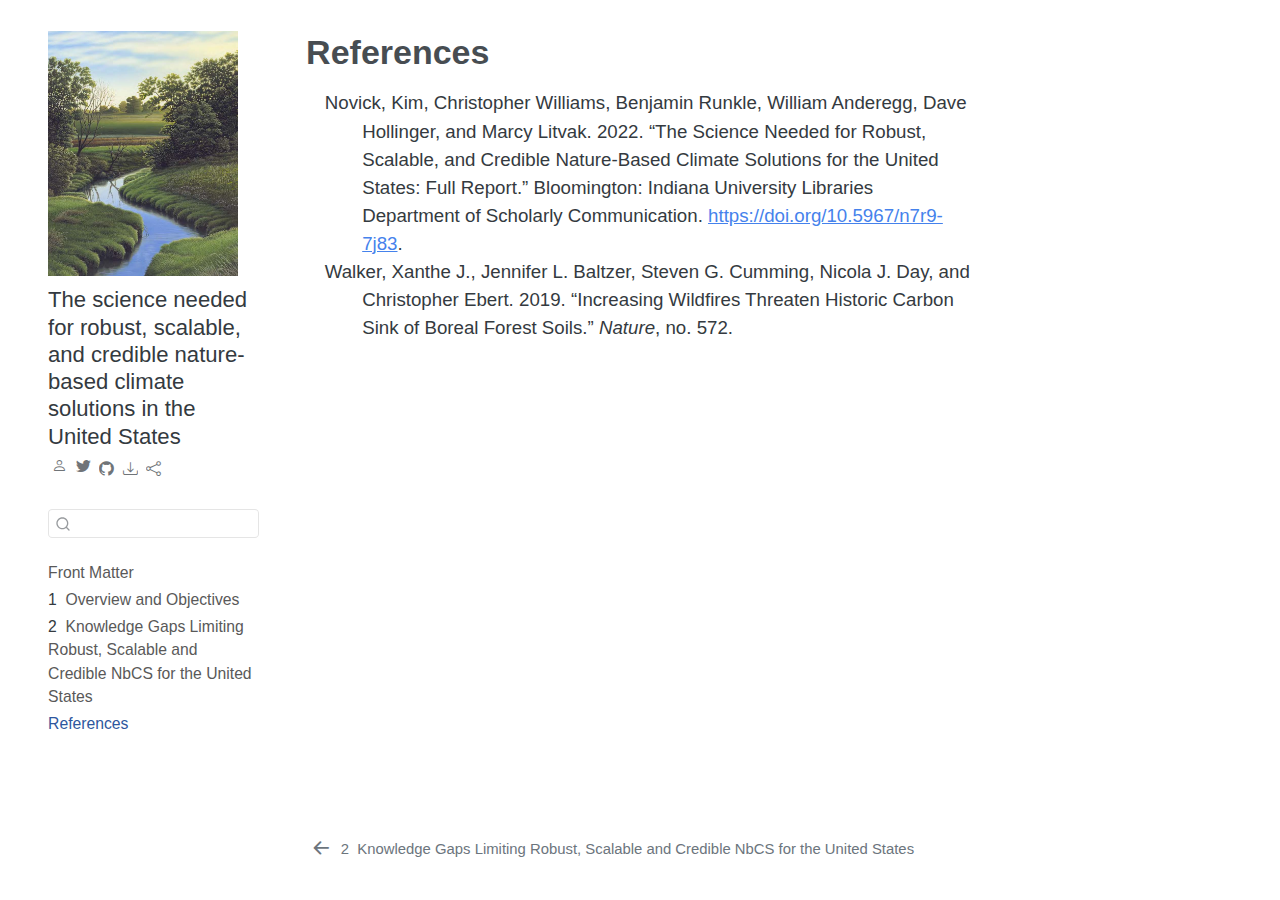
<file: docs/bibliography.html>
<!DOCTYPE html>
<html xmlns="http://www.w3.org/1999/xhtml" lang="en" xml:lang="en"><head>

<meta charset="utf-8">
<meta name="generator" content="quarto-1.3.290">

<meta name="viewport" content="width=device-width, initial-scale=1.0, user-scalable=yes">

<meta name="keywords" content="example">
<meta name="description" content="An example IUB Libraries Scholarly Communication Deparment Published Report">

<title>The science needed for robust, scalable, and credible nature-based climate solutions in the United States - References</title>
<style>
code{white-space: pre-wrap;}
span.smallcaps{font-variant: small-caps;}
div.columns{display: flex; gap: min(4vw, 1.5em);}
div.column{flex: auto; overflow-x: auto;}
div.hanging-indent{margin-left: 1.5em; text-indent: -1.5em;}
ul.task-list{list-style: none;}
ul.task-list li input[type="checkbox"] {
  width: 0.8em;
  margin: 0 0.8em 0.2em -1em; /* quarto-specific, see https://github.com/quarto-dev/quarto-cli/issues/4556 */ 
  vertical-align: middle;
}
/* CSS for citations */
div.csl-bib-body { }
div.csl-entry {
  clear: both;
}
.hanging-indent div.csl-entry {
  margin-left:2em;
  text-indent:-2em;
}
div.csl-left-margin {
  min-width:2em;
  float:left;
}
div.csl-right-inline {
  margin-left:2em;
  padding-left:1em;
}
div.csl-indent {
  margin-left: 2em;
}</style>


<script src="site_libs/quarto-nav/quarto-nav.js"></script>
<script src="site_libs/quarto-nav/headroom.min.js"></script>
<script src="site_libs/clipboard/clipboard.min.js"></script>
<script src="site_libs/quarto-search/autocomplete.umd.js"></script>
<script src="site_libs/quarto-search/fuse.min.js"></script>
<script src="site_libs/quarto-search/quarto-search.js"></script>
<meta name="quarto:offset" content="./">
<link href="./02-knowledge-gaps.html" rel="prev">
<link href="./img/front-cover.jpg" rel="icon" type="image/jpeg">
<script src="site_libs/quarto-html/quarto.js"></script>
<script src="site_libs/quarto-html/popper.min.js"></script>
<script src="site_libs/quarto-html/tippy.umd.min.js"></script>
<script src="site_libs/quarto-html/anchor.min.js"></script>
<link href="site_libs/quarto-html/tippy.css" rel="stylesheet">
<link href="site_libs/quarto-html/quarto-syntax-highlighting.css" rel="stylesheet" id="quarto-text-highlighting-styles">
<script src="site_libs/bootstrap/bootstrap.min.js"></script>
<link href="site_libs/bootstrap/bootstrap-icons.css" rel="stylesheet">
<link href="site_libs/bootstrap/bootstrap.min.css" rel="stylesheet" id="quarto-bootstrap" data-mode="light">
<script id="quarto-search-options" type="application/json">{
  "location": "sidebar",
  "copy-button": false,
  "collapse-after": 3,
  "panel-placement": "start",
  "type": "textbox",
  "limit": 20,
  "language": {
    "search-no-results-text": "No results",
    "search-matching-documents-text": "matching documents",
    "search-copy-link-title": "Copy link to search",
    "search-hide-matches-text": "Hide additional matches",
    "search-more-match-text": "more match in this document",
    "search-more-matches-text": "more matches in this document",
    "search-clear-button-title": "Clear",
    "search-detached-cancel-button-title": "Cancel",
    "search-submit-button-title": "Submit"
  }
}</script>
<style>html{ scroll-behavior: smooth; }</style>
<script async="" src="https://hypothes.is/embed.js"></script>


<meta property="og:title" content="The science needed for robust, scalable, and credible nature-based climate solutions in the United States - References">
<meta property="og:description" content="An example IUB Libraries Scholarly Communication Deparment Published Report">
<meta property="og:image" content="./img/front-cover.jpg">
<meta property="og:site-name" content="The science needed for robust, scalable, and credible nature-based climate solutions in the United States">
<meta name="twitter:title" content="The science needed for robust, scalable, and credible nature-based climate solutions in the United States - References">
<meta name="twitter:description" content="An example IUB Libraries Scholarly Communication Deparment Published Report">
<meta name="twitter:image" content="img/front-cover.jpg">
<meta name="twitter:card" content="summary">
<meta name="citation_title" content="References">
<meta name="citation_keywords" content="example">
<meta name="citation_doi" content="10.5967/n7r9-7j83">
<meta name="citation_language" content="en">
<meta name="citation_publisher" content="Scholarly Communication Department, Indiana University Bloomington Libraries">
<meta name="citation_reference" content="citation_title=The science needed for robust, scalable, and credible nature-based climate solutions for the united states: Full report;,citation_author=Kim Novick;,citation_author=Christopher Williams;,citation_author=Benjamin Runkle;,citation_author=William Anderegg;,citation_author=Dave Hollinger;,citation_author=Marcy Litvak;,citation_publication_date=2022;,citation_cover_date=2022;,citation_year=2022;,citation_fulltext_html_url=https://doi.org/10.5967/n7r9-7j83;,citation_doi=10.5967/n7r9-7j83;,citation_technical_report_institution=Indiana University Libraries Department of Scholarly Communication;">
<meta name="citation_reference" content="citation_title=Increasing wildfires threaten historic carbon sink of boreal forest soils;,citation_author=Xanthe J. Walker;,citation_author=Jennifer L. Baltzer;,citation_author=Steven G. Cumming;,citation_author=Nicola J. Day;,citation_author=Christopher Ebert;,citation_publication_date=2019;,citation_cover_date=2019;,citation_year=2019;,citation_issue=572;,citation_journal_title=Nature;">
</head>

<body class="nav-sidebar floating">

<div id="quarto-search-results"></div>
  <header id="quarto-header" class="headroom fixed-top">
  <nav class="quarto-secondary-nav">
    <div class="container-fluid d-flex">
      <button type="button" class="quarto-btn-toggle btn" data-bs-toggle="collapse" data-bs-target="#quarto-sidebar,#quarto-sidebar-glass" aria-controls="quarto-sidebar" aria-expanded="false" aria-label="Toggle sidebar navigation" onclick="if (window.quartoToggleHeadroom) { window.quartoToggleHeadroom(); }">
        <i class="bi bi-layout-text-sidebar-reverse"></i>
      </button>
      <nav class="quarto-page-breadcrumbs" aria-label="breadcrumb"><ol class="breadcrumb"><li class="breadcrumb-item"><a href="./bibliography.html">References</a></li></ol></nav>
      <a class="flex-grow-1" role="button" data-bs-toggle="collapse" data-bs-target="#quarto-sidebar,#quarto-sidebar-glass" aria-controls="quarto-sidebar" aria-expanded="false" aria-label="Toggle sidebar navigation" onclick="if (window.quartoToggleHeadroom) { window.quartoToggleHeadroom(); }">      
      </a>
      <button type="button" class="btn quarto-search-button" aria-label="Search" onclick="window.quartoOpenSearch();">
        <i class="bi bi-search"></i>
      </button>
    </div>
  </nav>
</header>
<!-- content -->
<div id="quarto-content" class="quarto-container page-columns page-rows-contents page-layout-article">
<!-- sidebar -->
  <nav id="quarto-sidebar" class="sidebar collapse collapse-horizontal sidebar-navigation floating overflow-auto">
    <div class="pt-lg-2 mt-2 text-left sidebar-header sidebar-header-stacked">
      <a href="./index.html" class="sidebar-logo-link">
      <img src="./img/front-cover.jpg" alt="" class="sidebar-logo py-0 d-lg-inline d-none">
      </a>
    <div class="sidebar-title mb-0 py-0">
      <a href="./">The science needed for robust, scalable, and credible nature-based climate solutions in the United States</a> 
        <div class="sidebar-tools-main tools-wide">
    <a href="https://oneill.indiana.edu/faculty-research/directory/profiles/faculty/full-time/novick-kimberly.html" title="" class="quarto-navigation-tool px-1" aria-label=""><i class="bi bi-person"></i></a>
    <a href="https://twitter.com/iulibraries?lang=en" title="" class="quarto-navigation-tool px-1" aria-label=""><i class="bi bi-twitter"></i></a>
    <div class="dropdown">
      <a href="" title="" id="quarto-navigation-tool-dropdown-0" class="quarto-navigation-tool dropdown-toggle px-1" data-bs-toggle="dropdown" aria-expanded="false" aria-label=""><i class="bi bi-github"></i></a>
      <ul class="dropdown-menu" aria-labelledby="quarto-navigation-tool-dropdown-0">
          <li>
            <a class="dropdown-item sidebar-tools-main-item" href="https://github.iu.edu/iusw/example-report">
            Source Code
            </a>
          </li>
          <li>
            <a class="dropdown-item sidebar-tools-main-item" href="https://github.iu.edu/iusw/example-report/issues">
            Report a Bug
            </a>
          </li>
      </ul>
    </div>
    <div class="dropdown">
      <a href="" title="Download" id="quarto-navigation-tool-dropdown-1" class="quarto-navigation-tool dropdown-toggle px-1" data-bs-toggle="dropdown" aria-expanded="false" aria-label="Download"><i class="bi bi-download"></i></a>
      <ul class="dropdown-menu" aria-labelledby="quarto-navigation-tool-dropdown-1">
          <li>
            <a class="dropdown-item sidebar-tools-main-item" href="./The-science-needed-for-robust,-scalable,-and-credible-nature-based-climate-solutions-in-the-United-States.pdf">
              <i class="bi bi-bi-file-pdf pe-1"></i>
            Download PDF
            </a>
          </li>
          <li>
            <a class="dropdown-item sidebar-tools-main-item" href="./The-science-needed-for-robust,-scalable,-and-credible-nature-based-climate-solutions-in-the-United-States.epub">
              <i class="bi bi-bi-journal pe-1"></i>
            Download ePub
            </a>
          </li>
      </ul>
    </div>
    <div class="dropdown">
      <a href="" title="Share" id="quarto-navigation-tool-dropdown-2" class="quarto-navigation-tool dropdown-toggle px-1" data-bs-toggle="dropdown" aria-expanded="false" aria-label="Share"><i class="bi bi-share"></i></a>
      <ul class="dropdown-menu" aria-labelledby="quarto-navigation-tool-dropdown-2">
          <li>
            <a class="dropdown-item sidebar-tools-main-item" href="https://twitter.com/intent/tweet?url=|url|">
              <i class="bi bi-bi-twitter pe-1"></i>
            Twitter
            </a>
          </li>
          <li>
            <a class="dropdown-item sidebar-tools-main-item" href="https://www.facebook.com/sharer/sharer.php?u=|url|">
              <i class="bi bi-bi-facebook pe-1"></i>
            Facebook
            </a>
          </li>
      </ul>
    </div>
</div>
    </div>
      </div>
        <div class="mt-2 flex-shrink-0 align-items-center">
        <div class="sidebar-search">
        <div id="quarto-search" class="" title="Search"></div>
        </div>
        </div>
    <div class="sidebar-menu-container"> 
    <ul class="list-unstyled mt-1">
        <li class="sidebar-item">
  <div class="sidebar-item-container"> 
  <a href="./index.html" class="sidebar-item-text sidebar-link">
 <span class="menu-text">Front Matter</span></a>
  </div>
</li>
        <li class="sidebar-item">
  <div class="sidebar-item-container"> 
  <a href="./01-overview-and-objectives.html" class="sidebar-item-text sidebar-link">
 <span class="menu-text"><span class="chapter-number">1</span>&nbsp; <span class="chapter-title">Overview and Objectives</span></span></a>
  </div>
</li>
        <li class="sidebar-item">
  <div class="sidebar-item-container"> 
  <a href="./02-knowledge-gaps.html" class="sidebar-item-text sidebar-link">
 <span class="menu-text"><span class="chapter-number">2</span>&nbsp; <span class="chapter-title">Knowledge Gaps Limiting Robust, Scalable and Credible NbCS for the United States</span></span></a>
  </div>
</li>
        <li class="sidebar-item">
  <div class="sidebar-item-container"> 
  <a href="./bibliography.html" class="sidebar-item-text sidebar-link active">
 <span class="menu-text">References</span></a>
  </div>
</li>
    </ul>
    </div>
</nav>
<div id="quarto-sidebar-glass" data-bs-toggle="collapse" data-bs-target="#quarto-sidebar,#quarto-sidebar-glass"></div>
<!-- margin-sidebar -->
    <div id="quarto-margin-sidebar" class="sidebar margin-sidebar">
        
    </div>
<!-- main -->
<main class="content" id="quarto-document-content">

<header id="title-block-header" class="quarto-title-block default">
<div class="quarto-title">
<h1 class="title">References</h1>
</div>



<div class="quarto-title-meta">

    
  
    
  </div>
  

</header>

<div id="refs" class="references csl-bib-body hanging-indent" role="list">
<div id="ref-novick-et-al22" class="csl-entry" role="listitem">
Novick, Kim, Christopher Williams, Benjamin Runkle, William Anderegg,
Dave Hollinger, and Marcy Litvak. 2022. <span>“The Science Needed for
Robust, Scalable, and Credible Nature-Based Climate Solutions for the
United States: Full Report.”</span> Bloomington: Indiana University
Libraries Department of Scholarly Communication. <a href="https://doi.org/10.5967/n7r9-7j83">https://doi.org/10.5967/n7r9-7j83</a>.
</div>
<div id="ref-walker-et-al19" class="csl-entry" role="listitem">
Walker, Xanthe J., Jennifer L. Baltzer, Steven G. Cumming, Nicola J.
Day, and Christopher Ebert. 2019. <span>“Increasing Wildfires Threaten
Historic Carbon Sink of Boreal Forest Soils.”</span> <em>Nature</em>,
no. 572.
</div>
</div>



</main> <!-- /main -->
<script id="quarto-html-after-body" type="application/javascript">
window.document.addEventListener("DOMContentLoaded", function (event) {
  const toggleBodyColorMode = (bsSheetEl) => {
    const mode = bsSheetEl.getAttribute("data-mode");
    const bodyEl = window.document.querySelector("body");
    if (mode === "dark") {
      bodyEl.classList.add("quarto-dark");
      bodyEl.classList.remove("quarto-light");
    } else {
      bodyEl.classList.add("quarto-light");
      bodyEl.classList.remove("quarto-dark");
    }
  }
  const toggleBodyColorPrimary = () => {
    const bsSheetEl = window.document.querySelector("link#quarto-bootstrap");
    if (bsSheetEl) {
      toggleBodyColorMode(bsSheetEl);
    }
  }
  toggleBodyColorPrimary();  
  const icon = "";
  const anchorJS = new window.AnchorJS();
  anchorJS.options = {
    placement: 'right',
    icon: icon
  };
  anchorJS.add('.anchored');
  const isCodeAnnotation = (el) => {
    for (const clz of el.classList) {
      if (clz.startsWith('code-annotation-')) {                     
        return true;
      }
    }
    return false;
  }
  const clipboard = new window.ClipboardJS('.code-copy-button', {
    text: function(trigger) {
      const codeEl = trigger.previousElementSibling.cloneNode(true);
      for (const childEl of codeEl.children) {
        if (isCodeAnnotation(childEl)) {
          childEl.remove();
        }
      }
      return codeEl.innerText;
    }
  });
  clipboard.on('success', function(e) {
    // button target
    const button = e.trigger;
    // don't keep focus
    button.blur();
    // flash "checked"
    button.classList.add('code-copy-button-checked');
    var currentTitle = button.getAttribute("title");
    button.setAttribute("title", "Copied!");
    let tooltip;
    if (window.bootstrap) {
      button.setAttribute("data-bs-toggle", "tooltip");
      button.setAttribute("data-bs-placement", "left");
      button.setAttribute("data-bs-title", "Copied!");
      tooltip = new bootstrap.Tooltip(button, 
        { trigger: "manual", 
          customClass: "code-copy-button-tooltip",
          offset: [0, -8]});
      tooltip.show();    
    }
    setTimeout(function() {
      if (tooltip) {
        tooltip.hide();
        button.removeAttribute("data-bs-title");
        button.removeAttribute("data-bs-toggle");
        button.removeAttribute("data-bs-placement");
      }
      button.setAttribute("title", currentTitle);
      button.classList.remove('code-copy-button-checked');
    }, 1000);
    // clear code selection
    e.clearSelection();
  });
  function tippyHover(el, contentFn) {
    const config = {
      allowHTML: true,
      content: contentFn,
      maxWidth: 500,
      delay: 100,
      arrow: false,
      appendTo: function(el) {
          return el.parentElement;
      },
      interactive: true,
      interactiveBorder: 10,
      theme: 'quarto',
      placement: 'bottom-start'
    };
    window.tippy(el, config); 
  }
  const noterefs = window.document.querySelectorAll('a[role="doc-noteref"]');
  for (var i=0; i<noterefs.length; i++) {
    const ref = noterefs[i];
    tippyHover(ref, function() {
      // use id or data attribute instead here
      let href = ref.getAttribute('data-footnote-href') || ref.getAttribute('href');
      try { href = new URL(href).hash; } catch {}
      const id = href.replace(/^#\/?/, "");
      const note = window.document.getElementById(id);
      return note.innerHTML;
    });
  }
      let selectedAnnoteEl;
      const selectorForAnnotation = ( cell, annotation) => {
        let cellAttr = 'data-code-cell="' + cell + '"';
        let lineAttr = 'data-code-annotation="' +  annotation + '"';
        const selector = 'span[' + cellAttr + '][' + lineAttr + ']';
        return selector;
      }
      const selectCodeLines = (annoteEl) => {
        const doc = window.document;
        const targetCell = annoteEl.getAttribute("data-target-cell");
        const targetAnnotation = annoteEl.getAttribute("data-target-annotation");
        const annoteSpan = window.document.querySelector(selectorForAnnotation(targetCell, targetAnnotation));
        const lines = annoteSpan.getAttribute("data-code-lines").split(",");
        const lineIds = lines.map((line) => {
          return targetCell + "-" + line;
        })
        let top = null;
        let height = null;
        let parent = null;
        if (lineIds.length > 0) {
            //compute the position of the single el (top and bottom and make a div)
            const el = window.document.getElementById(lineIds[0]);
            top = el.offsetTop;
            height = el.offsetHeight;
            parent = el.parentElement.parentElement;
          if (lineIds.length > 1) {
            const lastEl = window.document.getElementById(lineIds[lineIds.length - 1]);
            const bottom = lastEl.offsetTop + lastEl.offsetHeight;
            height = bottom - top;
          }
          if (top !== null && height !== null && parent !== null) {
            // cook up a div (if necessary) and position it 
            let div = window.document.getElementById("code-annotation-line-highlight");
            if (div === null) {
              div = window.document.createElement("div");
              div.setAttribute("id", "code-annotation-line-highlight");
              div.style.position = 'absolute';
              parent.appendChild(div);
            }
            div.style.top = top - 2 + "px";
            div.style.height = height + 4 + "px";
            let gutterDiv = window.document.getElementById("code-annotation-line-highlight-gutter");
            if (gutterDiv === null) {
              gutterDiv = window.document.createElement("div");
              gutterDiv.setAttribute("id", "code-annotation-line-highlight-gutter");
              gutterDiv.style.position = 'absolute';
              const codeCell = window.document.getElementById(targetCell);
              const gutter = codeCell.querySelector('.code-annotation-gutter');
              gutter.appendChild(gutterDiv);
            }
            gutterDiv.style.top = top - 2 + "px";
            gutterDiv.style.height = height + 4 + "px";
          }
          selectedAnnoteEl = annoteEl;
        }
      };
      const unselectCodeLines = () => {
        const elementsIds = ["code-annotation-line-highlight", "code-annotation-line-highlight-gutter"];
        elementsIds.forEach((elId) => {
          const div = window.document.getElementById(elId);
          if (div) {
            div.remove();
          }
        });
        selectedAnnoteEl = undefined;
      };
      // Attach click handler to the DT
      const annoteDls = window.document.querySelectorAll('dt[data-target-cell]');
      for (const annoteDlNode of annoteDls) {
        annoteDlNode.addEventListener('click', (event) => {
          const clickedEl = event.target;
          if (clickedEl !== selectedAnnoteEl) {
            unselectCodeLines();
            const activeEl = window.document.querySelector('dt[data-target-cell].code-annotation-active');
            if (activeEl) {
              activeEl.classList.remove('code-annotation-active');
            }
            selectCodeLines(clickedEl);
            clickedEl.classList.add('code-annotation-active');
          } else {
            // Unselect the line
            unselectCodeLines();
            clickedEl.classList.remove('code-annotation-active');
          }
        });
      }
  const findCites = (el) => {
    const parentEl = el.parentElement;
    if (parentEl) {
      const cites = parentEl.dataset.cites;
      if (cites) {
        return {
          el,
          cites: cites.split(' ')
        };
      } else {
        return findCites(el.parentElement)
      }
    } else {
      return undefined;
    }
  };
  var bibliorefs = window.document.querySelectorAll('a[role="doc-biblioref"]');
  for (var i=0; i<bibliorefs.length; i++) {
    const ref = bibliorefs[i];
    const citeInfo = findCites(ref);
    if (citeInfo) {
      tippyHover(citeInfo.el, function() {
        var popup = window.document.createElement('div');
        citeInfo.cites.forEach(function(cite) {
          var citeDiv = window.document.createElement('div');
          citeDiv.classList.add('hanging-indent');
          citeDiv.classList.add('csl-entry');
          var biblioDiv = window.document.getElementById('ref-' + cite);
          if (biblioDiv) {
            citeDiv.innerHTML = biblioDiv.innerHTML;
          }
          popup.appendChild(citeDiv);
        });
        return popup.innerHTML;
      });
    }
  }
    var localhostRegex = new RegExp(/^(?:http|https):\/\/localhost\:?[0-9]*\//);
      var filterRegex = new RegExp('/' + window.location.host + '/');
    var isInternal = (href) => {
        return filterRegex.test(href) || localhostRegex.test(href);
    }
    // Inspect non-navigation links and adorn them if external
 	var links = window.document.querySelectorAll('a[href]:not(.nav-link):not(.navbar-brand):not(.toc-action):not(.sidebar-link):not(.sidebar-item-toggle):not(.pagination-link):not(.no-external):not([aria-hidden]):not(.dropdown-item)');
    for (var i=0; i<links.length; i++) {
      const link = links[i];
      if (!isInternal(link.href)) {
          // target, if specified
          link.setAttribute("target", "_blank");
      }
    }
});
</script>
<nav class="page-navigation">
  <div class="nav-page nav-page-previous">
      <a href="./02-knowledge-gaps.html" class="pagination-link">
        <i class="bi bi-arrow-left-short"></i> <span class="nav-page-text"><span class="chapter-number">2</span>&nbsp; <span class="chapter-title">Knowledge Gaps Limiting Robust, Scalable and Credible NbCS for the United States</span></span>
      </a>          
  </div>
  <div class="nav-page nav-page-next">
  </div>
</nav>
</div> <!-- /content -->



<script src="site_libs/quarto-html/zenscroll-min.js"></script>
</body></html>
</file>
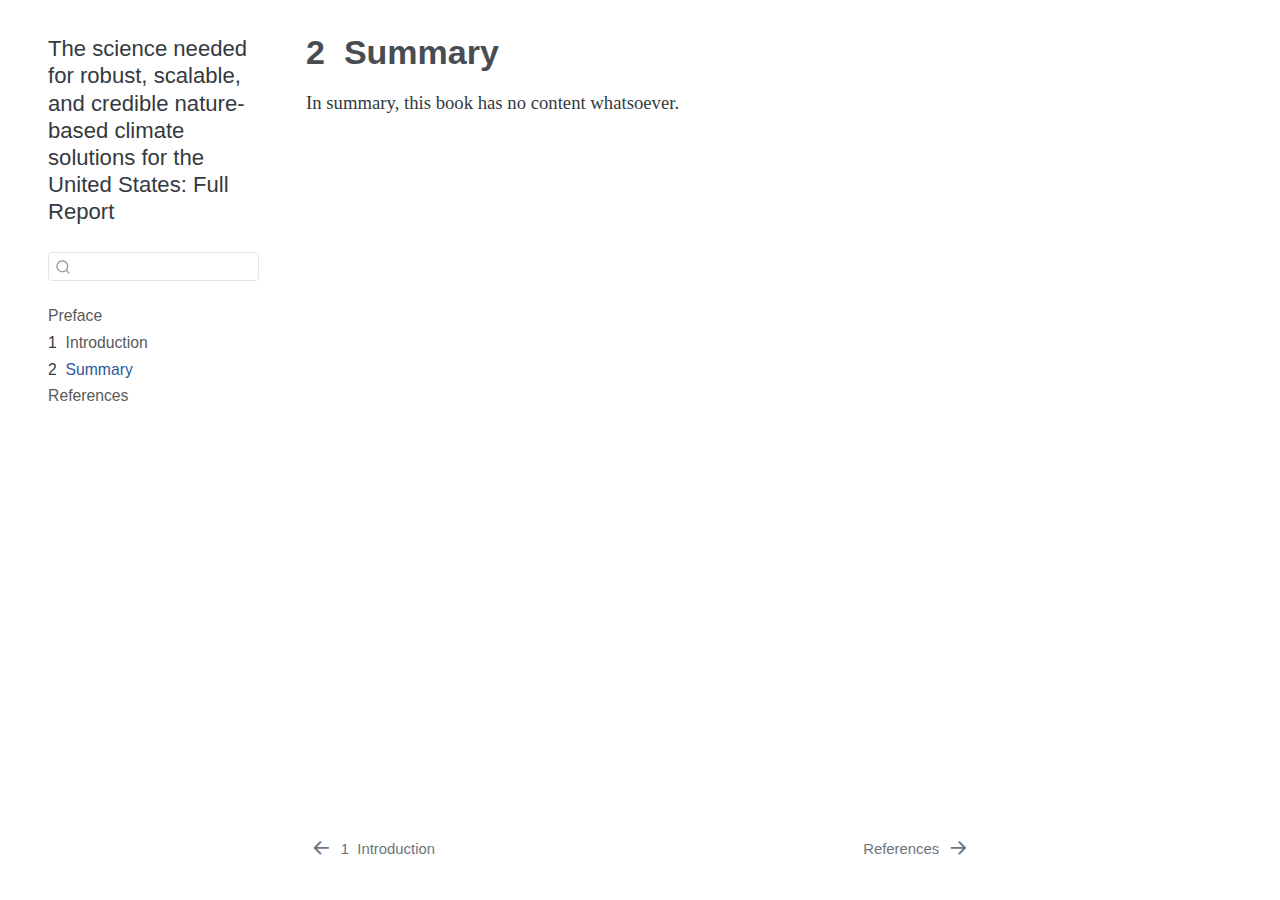
<file: docs/knowledge-gaps.html>
<!DOCTYPE html>
<html xmlns="http://www.w3.org/1999/xhtml" lang="en" xml:lang="en"><head>

<meta charset="utf-8">
<meta name="generator" content="quarto-1.3.290">

<meta name="viewport" content="width=device-width, initial-scale=1.0, user-scalable=yes">


<title>The science needed for robust, scalable, and credible nature-based climate solutions for the United States: Full Report - 2&nbsp; Summary</title>
<style>
code{white-space: pre-wrap;}
span.smallcaps{font-variant: small-caps;}
div.columns{display: flex; gap: min(4vw, 1.5em);}
div.column{flex: auto; overflow-x: auto;}
div.hanging-indent{margin-left: 1.5em; text-indent: -1.5em;}
ul.task-list{list-style: none;}
ul.task-list li input[type="checkbox"] {
  width: 0.8em;
  margin: 0 0.8em 0.2em -1em; /* quarto-specific, see https://github.com/quarto-dev/quarto-cli/issues/4556 */ 
  vertical-align: middle;
}
</style>


<script src="site_libs/quarto-nav/quarto-nav.js"></script>
<script src="site_libs/quarto-nav/headroom.min.js"></script>
<script src="site_libs/clipboard/clipboard.min.js"></script>
<script src="site_libs/quarto-search/autocomplete.umd.js"></script>
<script src="site_libs/quarto-search/fuse.min.js"></script>
<script src="site_libs/quarto-search/quarto-search.js"></script>
<meta name="quarto:offset" content="./">
<link href="./bibliography.html" rel="next">
<link href="./overview-and-objectives.html" rel="prev">
<script src="site_libs/quarto-html/quarto.js"></script>
<script src="site_libs/quarto-html/popper.min.js"></script>
<script src="site_libs/quarto-html/tippy.umd.min.js"></script>
<script src="site_libs/quarto-html/anchor.min.js"></script>
<link href="site_libs/quarto-html/tippy.css" rel="stylesheet">
<link href="site_libs/quarto-html/quarto-syntax-highlighting.css" rel="stylesheet" id="quarto-text-highlighting-styles">
<script src="site_libs/bootstrap/bootstrap.min.js"></script>
<link href="site_libs/bootstrap/bootstrap-icons.css" rel="stylesheet">
<link href="site_libs/bootstrap/bootstrap.min.css" rel="stylesheet" id="quarto-bootstrap" data-mode="light">
<script id="quarto-search-options" type="application/json">{
  "location": "sidebar",
  "copy-button": false,
  "collapse-after": 3,
  "panel-placement": "start",
  "type": "textbox",
  "limit": 20,
  "language": {
    "search-no-results-text": "No results",
    "search-matching-documents-text": "matching documents",
    "search-copy-link-title": "Copy link to search",
    "search-hide-matches-text": "Hide additional matches",
    "search-more-match-text": "more match in this document",
    "search-more-matches-text": "more matches in this document",
    "search-clear-button-title": "Clear",
    "search-detached-cancel-button-title": "Cancel",
    "search-submit-button-title": "Submit"
  }
}</script>


</head>

<body class="nav-sidebar floating">

<div id="quarto-search-results"></div>
  <header id="quarto-header" class="headroom fixed-top">
  <nav class="quarto-secondary-nav">
    <div class="container-fluid d-flex">
      <button type="button" class="quarto-btn-toggle btn" data-bs-toggle="collapse" data-bs-target="#quarto-sidebar,#quarto-sidebar-glass" aria-controls="quarto-sidebar" aria-expanded="false" aria-label="Toggle sidebar navigation" onclick="if (window.quartoToggleHeadroom) { window.quartoToggleHeadroom(); }">
        <i class="bi bi-layout-text-sidebar-reverse"></i>
      </button>
      <nav class="quarto-page-breadcrumbs" aria-label="breadcrumb"><ol class="breadcrumb"><li class="breadcrumb-item"><a href="./knowledge-gaps.html"><span class="chapter-number">2</span>&nbsp; <span class="chapter-title">Summary</span></a></li></ol></nav>
      <a class="flex-grow-1" role="button" data-bs-toggle="collapse" data-bs-target="#quarto-sidebar,#quarto-sidebar-glass" aria-controls="quarto-sidebar" aria-expanded="false" aria-label="Toggle sidebar navigation" onclick="if (window.quartoToggleHeadroom) { window.quartoToggleHeadroom(); }">      
      </a>
      <button type="button" class="btn quarto-search-button" aria-label="Search" onclick="window.quartoOpenSearch();">
        <i class="bi bi-search"></i>
      </button>
    </div>
  </nav>
</header>
<!-- content -->
<div id="quarto-content" class="quarto-container page-columns page-rows-contents page-layout-article">
<!-- sidebar -->
  <nav id="quarto-sidebar" class="sidebar collapse collapse-horizontal sidebar-navigation floating overflow-auto">
    <div class="pt-lg-2 mt-2 text-left sidebar-header">
    <div class="sidebar-title mb-0 py-0">
      <a href="./">The science needed for robust, scalable, and credible nature-based climate solutions for the United States: Full Report</a> 
    </div>
      </div>
        <div class="mt-2 flex-shrink-0 align-items-center">
        <div class="sidebar-search">
        <div id="quarto-search" class="" title="Search"></div>
        </div>
        </div>
    <div class="sidebar-menu-container"> 
    <ul class="list-unstyled mt-1">
        <li class="sidebar-item">
  <div class="sidebar-item-container"> 
  <a href="./index.html" class="sidebar-item-text sidebar-link">
 <span class="menu-text">Preface</span></a>
  </div>
</li>
        <li class="sidebar-item">
  <div class="sidebar-item-container"> 
  <a href="./overview-and-objectives.html" class="sidebar-item-text sidebar-link">
 <span class="menu-text"><span class="chapter-number">1</span>&nbsp; <span class="chapter-title">Introduction</span></span></a>
  </div>
</li>
        <li class="sidebar-item">
  <div class="sidebar-item-container"> 
  <a href="./knowledge-gaps.html" class="sidebar-item-text sidebar-link active">
 <span class="menu-text"><span class="chapter-number">2</span>&nbsp; <span class="chapter-title">Summary</span></span></a>
  </div>
</li>
        <li class="sidebar-item">
  <div class="sidebar-item-container"> 
  <a href="./bibliography.html" class="sidebar-item-text sidebar-link">
 <span class="menu-text">References</span></a>
  </div>
</li>
    </ul>
    </div>
</nav>
<div id="quarto-sidebar-glass" data-bs-toggle="collapse" data-bs-target="#quarto-sidebar,#quarto-sidebar-glass"></div>
<!-- margin-sidebar -->
    <div id="quarto-margin-sidebar" class="sidebar margin-sidebar">
        
    </div>
<!-- main -->
<main class="content" id="quarto-document-content">

<header id="title-block-header" class="quarto-title-block default">
<div class="quarto-title">
<h1 class="title"><span class="chapter-number">2</span>&nbsp; <span class="chapter-title">Summary</span></h1>
</div>



<div class="quarto-title-meta">

    
  
    
  </div>
  

</header>

<p>In summary, this book has no content whatsoever.</p>



</main> <!-- /main -->
<script id="quarto-html-after-body" type="application/javascript">
window.document.addEventListener("DOMContentLoaded", function (event) {
  const toggleBodyColorMode = (bsSheetEl) => {
    const mode = bsSheetEl.getAttribute("data-mode");
    const bodyEl = window.document.querySelector("body");
    if (mode === "dark") {
      bodyEl.classList.add("quarto-dark");
      bodyEl.classList.remove("quarto-light");
    } else {
      bodyEl.classList.add("quarto-light");
      bodyEl.classList.remove("quarto-dark");
    }
  }
  const toggleBodyColorPrimary = () => {
    const bsSheetEl = window.document.querySelector("link#quarto-bootstrap");
    if (bsSheetEl) {
      toggleBodyColorMode(bsSheetEl);
    }
  }
  toggleBodyColorPrimary();  
  const icon = "";
  const anchorJS = new window.AnchorJS();
  anchorJS.options = {
    placement: 'right',
    icon: icon
  };
  anchorJS.add('.anchored');
  const isCodeAnnotation = (el) => {
    for (const clz of el.classList) {
      if (clz.startsWith('code-annotation-')) {                     
        return true;
      }
    }
    return false;
  }
  const clipboard = new window.ClipboardJS('.code-copy-button', {
    text: function(trigger) {
      const codeEl = trigger.previousElementSibling.cloneNode(true);
      for (const childEl of codeEl.children) {
        if (isCodeAnnotation(childEl)) {
          childEl.remove();
        }
      }
      return codeEl.innerText;
    }
  });
  clipboard.on('success', function(e) {
    // button target
    const button = e.trigger;
    // don't keep focus
    button.blur();
    // flash "checked"
    button.classList.add('code-copy-button-checked');
    var currentTitle = button.getAttribute("title");
    button.setAttribute("title", "Copied!");
    let tooltip;
    if (window.bootstrap) {
      button.setAttribute("data-bs-toggle", "tooltip");
      button.setAttribute("data-bs-placement", "left");
      button.setAttribute("data-bs-title", "Copied!");
      tooltip = new bootstrap.Tooltip(button, 
        { trigger: "manual", 
          customClass: "code-copy-button-tooltip",
          offset: [0, -8]});
      tooltip.show();    
    }
    setTimeout(function() {
      if (tooltip) {
        tooltip.hide();
        button.removeAttribute("data-bs-title");
        button.removeAttribute("data-bs-toggle");
        button.removeAttribute("data-bs-placement");
      }
      button.setAttribute("title", currentTitle);
      button.classList.remove('code-copy-button-checked');
    }, 1000);
    // clear code selection
    e.clearSelection();
  });
  function tippyHover(el, contentFn) {
    const config = {
      allowHTML: true,
      content: contentFn,
      maxWidth: 500,
      delay: 100,
      arrow: false,
      appendTo: function(el) {
          return el.parentElement;
      },
      interactive: true,
      interactiveBorder: 10,
      theme: 'quarto',
      placement: 'bottom-start'
    };
    window.tippy(el, config); 
  }
  const noterefs = window.document.querySelectorAll('a[role="doc-noteref"]');
  for (var i=0; i<noterefs.length; i++) {
    const ref = noterefs[i];
    tippyHover(ref, function() {
      // use id or data attribute instead here
      let href = ref.getAttribute('data-footnote-href') || ref.getAttribute('href');
      try { href = new URL(href).hash; } catch {}
      const id = href.replace(/^#\/?/, "");
      const note = window.document.getElementById(id);
      return note.innerHTML;
    });
  }
      let selectedAnnoteEl;
      const selectorForAnnotation = ( cell, annotation) => {
        let cellAttr = 'data-code-cell="' + cell + '"';
        let lineAttr = 'data-code-annotation="' +  annotation + '"';
        const selector = 'span[' + cellAttr + '][' + lineAttr + ']';
        return selector;
      }
      const selectCodeLines = (annoteEl) => {
        const doc = window.document;
        const targetCell = annoteEl.getAttribute("data-target-cell");
        const targetAnnotation = annoteEl.getAttribute("data-target-annotation");
        const annoteSpan = window.document.querySelector(selectorForAnnotation(targetCell, targetAnnotation));
        const lines = annoteSpan.getAttribute("data-code-lines").split(",");
        const lineIds = lines.map((line) => {
          return targetCell + "-" + line;
        })
        let top = null;
        let height = null;
        let parent = null;
        if (lineIds.length > 0) {
            //compute the position of the single el (top and bottom and make a div)
            const el = window.document.getElementById(lineIds[0]);
            top = el.offsetTop;
            height = el.offsetHeight;
            parent = el.parentElement.parentElement;
          if (lineIds.length > 1) {
            const lastEl = window.document.getElementById(lineIds[lineIds.length - 1]);
            const bottom = lastEl.offsetTop + lastEl.offsetHeight;
            height = bottom - top;
          }
          if (top !== null && height !== null && parent !== null) {
            // cook up a div (if necessary) and position it 
            let div = window.document.getElementById("code-annotation-line-highlight");
            if (div === null) {
              div = window.document.createElement("div");
              div.setAttribute("id", "code-annotation-line-highlight");
              div.style.position = 'absolute';
              parent.appendChild(div);
            }
            div.style.top = top - 2 + "px";
            div.style.height = height + 4 + "px";
            let gutterDiv = window.document.getElementById("code-annotation-line-highlight-gutter");
            if (gutterDiv === null) {
              gutterDiv = window.document.createElement("div");
              gutterDiv.setAttribute("id", "code-annotation-line-highlight-gutter");
              gutterDiv.style.position = 'absolute';
              const codeCell = window.document.getElementById(targetCell);
              const gutter = codeCell.querySelector('.code-annotation-gutter');
              gutter.appendChild(gutterDiv);
            }
            gutterDiv.style.top = top - 2 + "px";
            gutterDiv.style.height = height + 4 + "px";
          }
          selectedAnnoteEl = annoteEl;
        }
      };
      const unselectCodeLines = () => {
        const elementsIds = ["code-annotation-line-highlight", "code-annotation-line-highlight-gutter"];
        elementsIds.forEach((elId) => {
          const div = window.document.getElementById(elId);
          if (div) {
            div.remove();
          }
        });
        selectedAnnoteEl = undefined;
      };
      // Attach click handler to the DT
      const annoteDls = window.document.querySelectorAll('dt[data-target-cell]');
      for (const annoteDlNode of annoteDls) {
        annoteDlNode.addEventListener('click', (event) => {
          const clickedEl = event.target;
          if (clickedEl !== selectedAnnoteEl) {
            unselectCodeLines();
            const activeEl = window.document.querySelector('dt[data-target-cell].code-annotation-active');
            if (activeEl) {
              activeEl.classList.remove('code-annotation-active');
            }
            selectCodeLines(clickedEl);
            clickedEl.classList.add('code-annotation-active');
          } else {
            // Unselect the line
            unselectCodeLines();
            clickedEl.classList.remove('code-annotation-active');
          }
        });
      }
  const findCites = (el) => {
    const parentEl = el.parentElement;
    if (parentEl) {
      const cites = parentEl.dataset.cites;
      if (cites) {
        return {
          el,
          cites: cites.split(' ')
        };
      } else {
        return findCites(el.parentElement)
      }
    } else {
      return undefined;
    }
  };
  var bibliorefs = window.document.querySelectorAll('a[role="doc-biblioref"]');
  for (var i=0; i<bibliorefs.length; i++) {
    const ref = bibliorefs[i];
    const citeInfo = findCites(ref);
    if (citeInfo) {
      tippyHover(citeInfo.el, function() {
        var popup = window.document.createElement('div');
        citeInfo.cites.forEach(function(cite) {
          var citeDiv = window.document.createElement('div');
          citeDiv.classList.add('hanging-indent');
          citeDiv.classList.add('csl-entry');
          var biblioDiv = window.document.getElementById('ref-' + cite);
          if (biblioDiv) {
            citeDiv.innerHTML = biblioDiv.innerHTML;
          }
          popup.appendChild(citeDiv);
        });
        return popup.innerHTML;
      });
    }
  }
});
</script>
<nav class="page-navigation">
  <div class="nav-page nav-page-previous">
      <a href="./overview-and-objectives.html" class="pagination-link">
        <i class="bi bi-arrow-left-short"></i> <span class="nav-page-text"><span class="chapter-number">1</span>&nbsp; <span class="chapter-title">Introduction</span></span>
      </a>          
  </div>
  <div class="nav-page nav-page-next">
      <a href="./bibliography.html" class="pagination-link">
        <span class="nav-page-text">References</span> <i class="bi bi-arrow-right-short"></i>
      </a>
  </div>
</nav>
</div> <!-- /content -->



</body></html>
</file>
<file: docs/site_libs/quarto-html/tippy.css>
.tippy-box[data-animation=fade][data-state=hidden]{opacity:0}[data-tippy-root]{max-width:calc(100vw - 10px)}.tippy-box{position:relative;background-color:#333;color:#fff;border-radius:4px;font-size:14px;line-height:1.4;white-space:normal;outline:0;transition-property:transform,visibility,opacity}.tippy-box[data-placement^=top]>.tippy-arrow{bottom:0}.tippy-box[data-placement^=top]>.tippy-arrow:before{bottom:-7px;left:0;border-width:8px 8px 0;border-top-color:initial;transform-origin:center top}.tippy-box[data-placement^=bottom]>.tippy-arrow{top:0}.tippy-box[data-placement^=bottom]>.tippy-arrow:before{top:-7px;left:0;border-width:0 8px 8px;border-bottom-color:initial;transform-origin:center bottom}.tippy-box[data-placement^=left]>.tippy-arrow{right:0}.tippy-box[data-placement^=left]>.tippy-arrow:before{border-width:8px 0 8px 8px;border-left-color:initial;right:-7px;transform-origin:center left}.tippy-box[data-placement^=right]>.tippy-arrow{left:0}.tippy-box[data-placement^=right]>.tippy-arrow:before{left:-7px;border-width:8px 8px 8px 0;border-right-color:initial;transform-origin:center right}.tippy-box[data-inertia][data-state=visible]{transition-timing-function:cubic-bezier(.54,1.5,.38,1.11)}.tippy-arrow{width:16px;height:16px;color:#333}.tippy-arrow:before{content:"";position:absolute;border-color:transparent;border-style:solid}.tippy-content{position:relative;padding:5px 9px;z-index:1}
</file>
<file: docs/site_libs/quarto-html/quarto-syntax-highlighting.css>
/* quarto syntax highlight colors */
:root {
  --quarto-hl-ot-color: #003B4F;
  --quarto-hl-at-color: #657422;
  --quarto-hl-ss-color: #20794D;
  --quarto-hl-an-color: #5E5E5E;
  --quarto-hl-fu-color: #4758AB;
  --quarto-hl-st-color: #20794D;
  --quarto-hl-cf-color: #003B4F;
  --quarto-hl-op-color: #5E5E5E;
  --quarto-hl-er-color: #AD0000;
  --quarto-hl-bn-color: #AD0000;
  --quarto-hl-al-color: #AD0000;
  --quarto-hl-va-color: #111111;
  --quarto-hl-bu-color: inherit;
  --quarto-hl-ex-color: inherit;
  --quarto-hl-pp-color: #AD0000;
  --quarto-hl-in-color: #5E5E5E;
  --quarto-hl-vs-color: #20794D;
  --quarto-hl-wa-color: #5E5E5E;
  --quarto-hl-do-color: #5E5E5E;
  --quarto-hl-im-color: #00769E;
  --quarto-hl-ch-color: #20794D;
  --quarto-hl-dt-color: #AD0000;
  --quarto-hl-fl-color: #AD0000;
  --quarto-hl-co-color: #5E5E5E;
  --quarto-hl-cv-color: #5E5E5E;
  --quarto-hl-cn-color: #8f5902;
  --quarto-hl-sc-color: #5E5E5E;
  --quarto-hl-dv-color: #AD0000;
  --quarto-hl-kw-color: #003B4F;
}

/* other quarto variables */
:root {
  --quarto-font-monospace: SFMono-Regular, Menlo, Monaco, Consolas, "Liberation Mono", "Courier New", monospace;
}

pre > code.sourceCode > span {
  color: #003B4F;
}

code span {
  color: #003B4F;
}

code.sourceCode > span {
  color: #003B4F;
}

div.sourceCode,
div.sourceCode pre.sourceCode {
  color: #003B4F;
}

code span.ot {
  color: #003B4F;
  font-style: inherit;
}

code span.at {
  color: #657422;
  font-style: inherit;
}

code span.ss {
  color: #20794D;
  font-style: inherit;
}

code span.an {
  color: #5E5E5E;
  font-style: inherit;
}

code span.fu {
  color: #4758AB;
  font-style: inherit;
}

code span.st {
  color: #20794D;
  font-style: inherit;
}

code span.cf {
  color: #003B4F;
  font-style: inherit;
}

code span.op {
  color: #5E5E5E;
  font-style: inherit;
}

code span.er {
  color: #AD0000;
  font-style: inherit;
}

code span.bn {
  color: #AD0000;
  font-style: inherit;
}

code span.al {
  color: #AD0000;
  font-style: inherit;
}

code span.va {
  color: #111111;
  font-style: inherit;
}

code span.bu {
  font-style: inherit;
}

code span.ex {
  font-style: inherit;
}

code span.pp {
  color: #AD0000;
  font-style: inherit;
}

code span.in {
  color: #5E5E5E;
  font-style: inherit;
}

code span.vs {
  color: #20794D;
  font-style: inherit;
}

code span.wa {
  color: #5E5E5E;
  font-style: italic;
}

code span.do {
  color: #5E5E5E;
  font-style: italic;
}

code span.im {
  color: #00769E;
  font-style: inherit;
}

code span.ch {
  color: #20794D;
  font-style: inherit;
}

code span.dt {
  color: #AD0000;
  font-style: inherit;
}

code span.fl {
  color: #AD0000;
  font-style: inherit;
}

code span.co {
  color: #5E5E5E;
  font-style: inherit;
}

code span.cv {
  color: #5E5E5E;
  font-style: italic;
}

code span.cn {
  color: #8f5902;
  font-style: inherit;
}

code span.sc {
  color: #5E5E5E;
  font-style: inherit;
}

code span.dv {
  color: #AD0000;
  font-style: inherit;
}

code span.kw {
  color: #003B4F;
  font-style: inherit;
}

.prevent-inlining {
  content: "</";
}

/*# sourceMappingURL=debc5d5d77c3f9108843748ff7464032.css.map */
</file>
